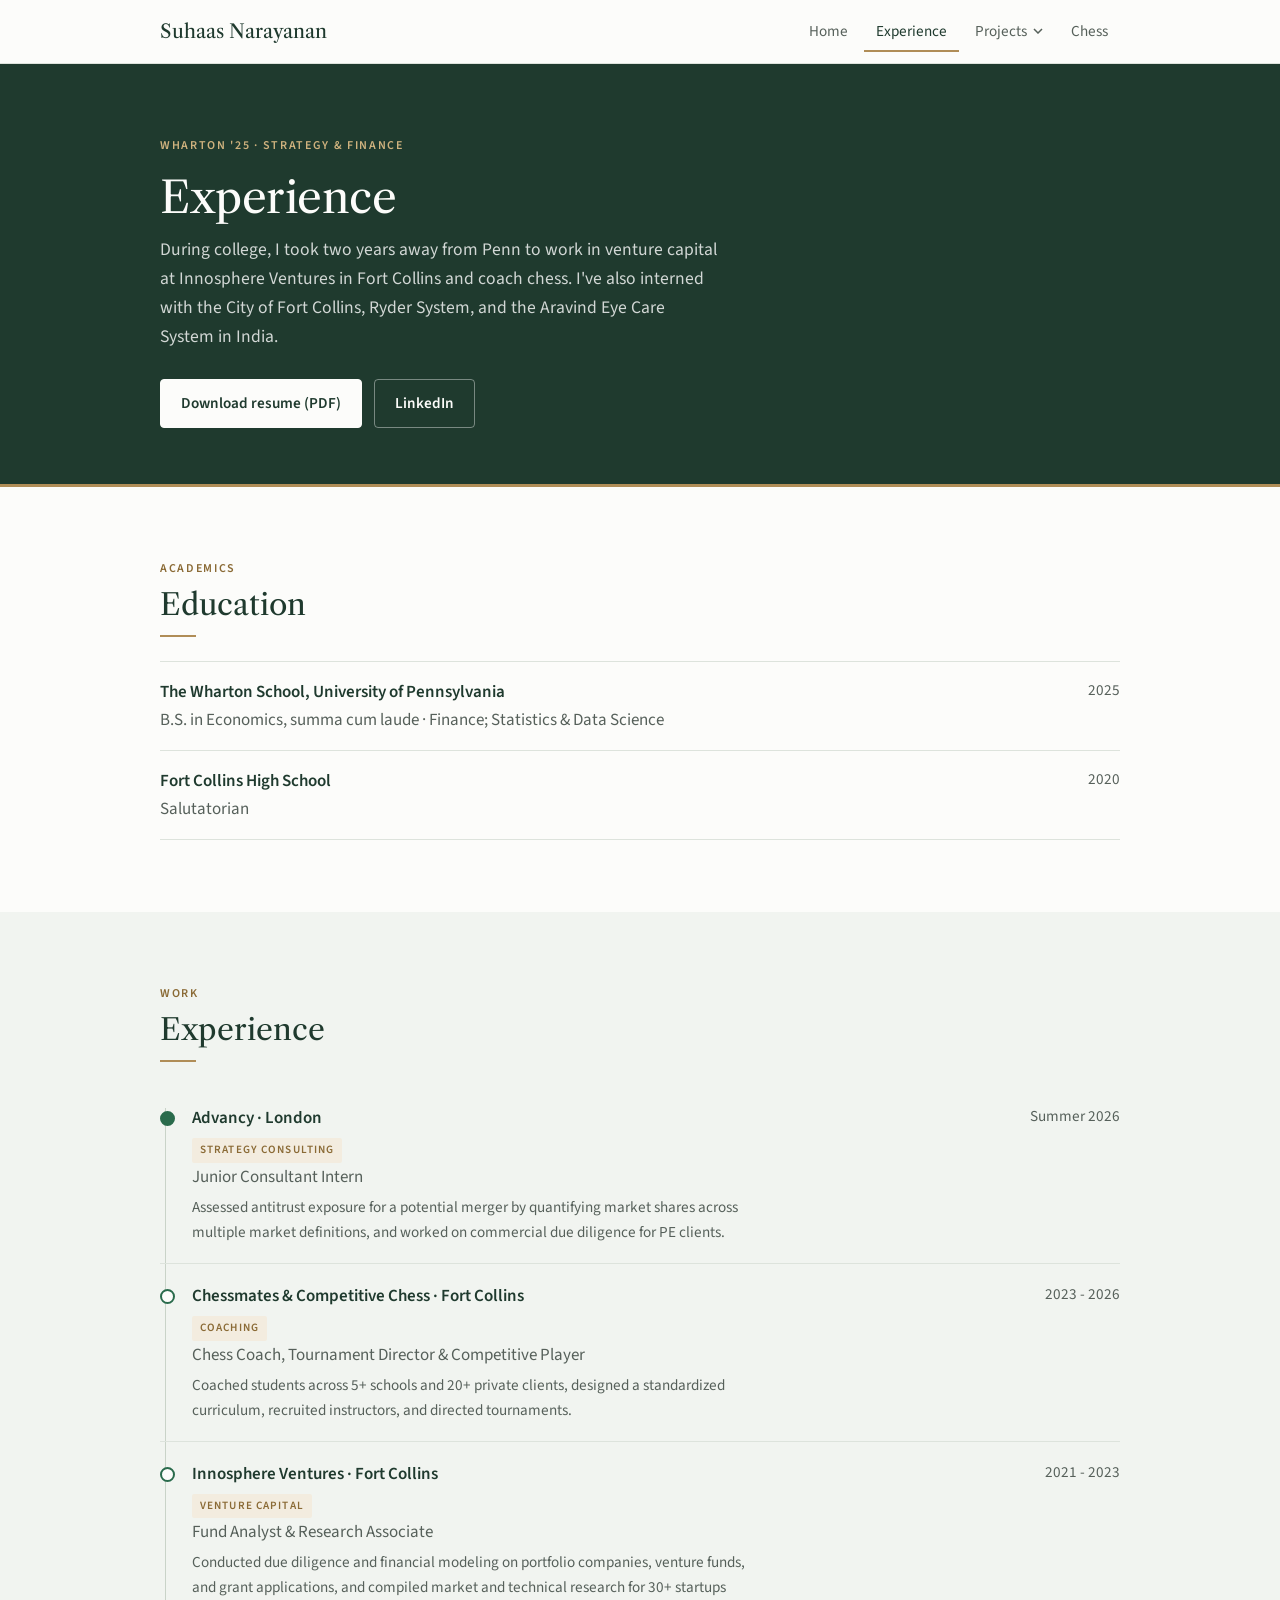
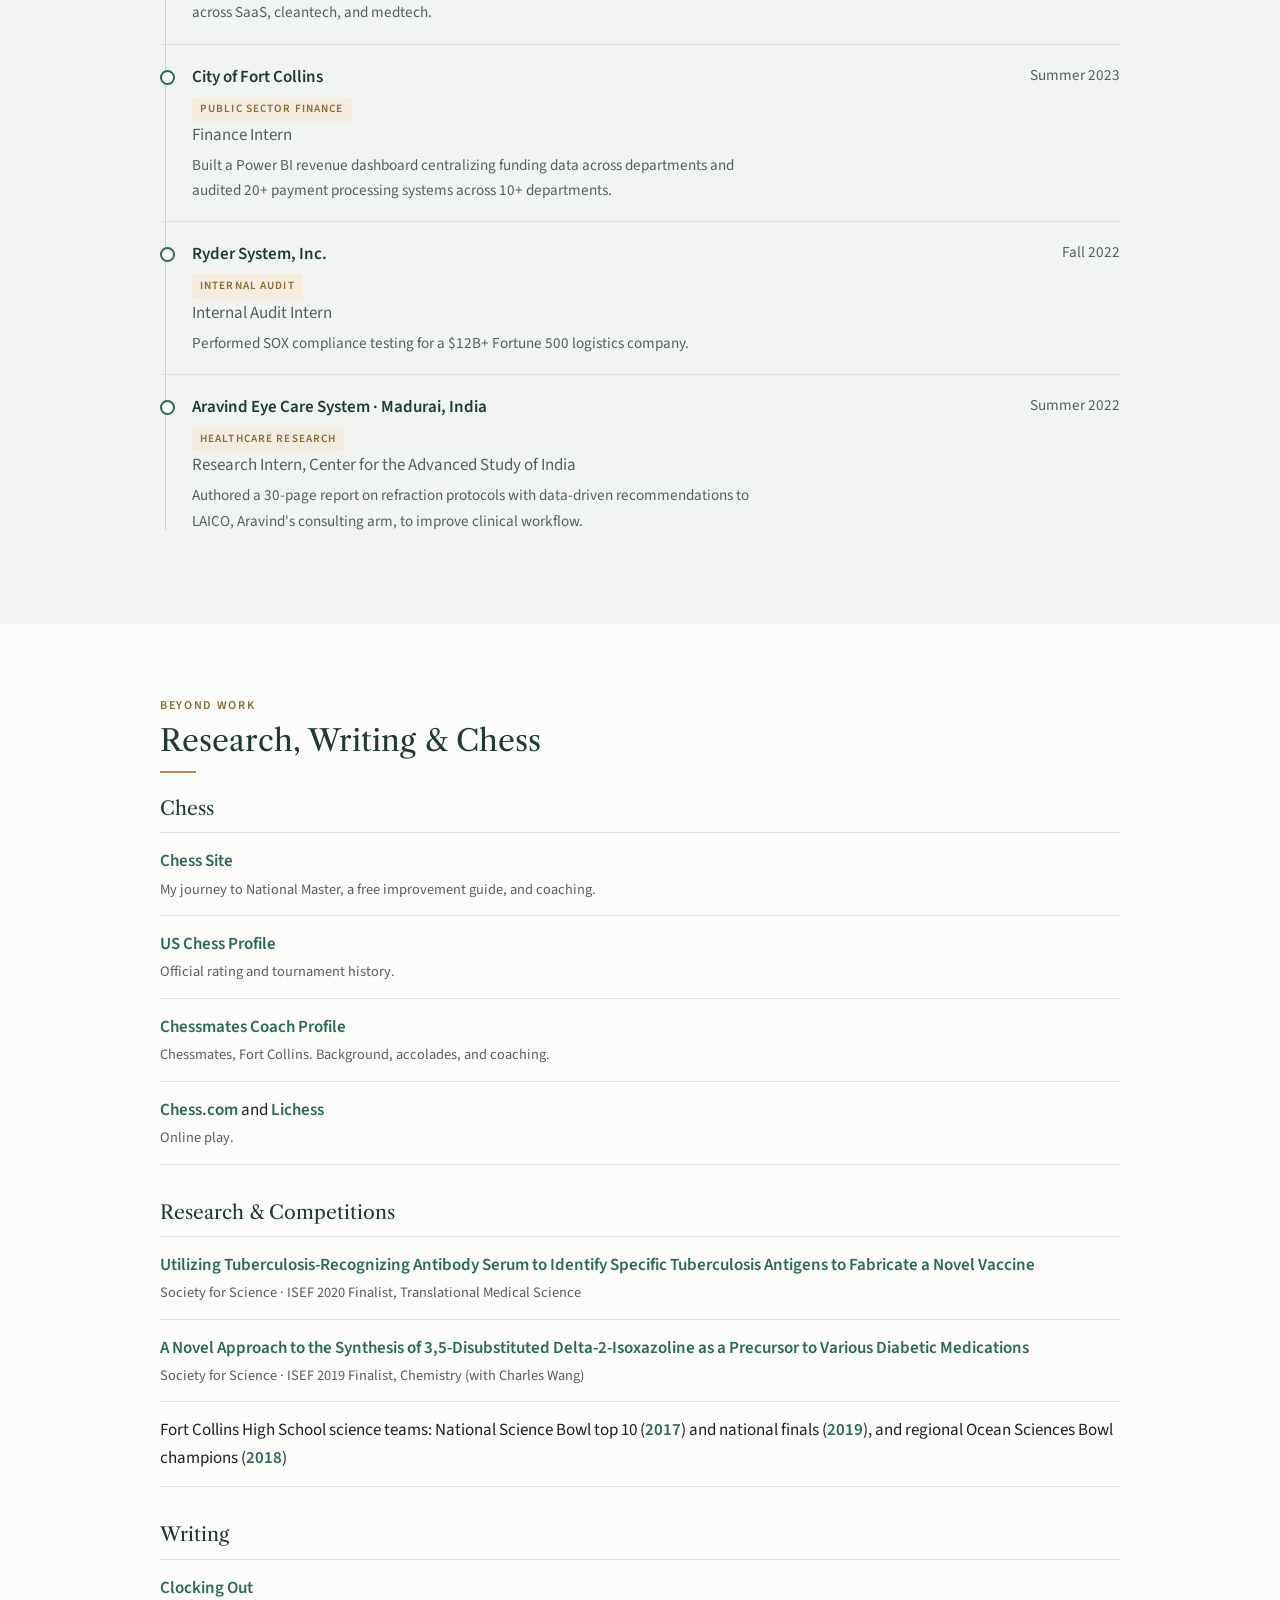
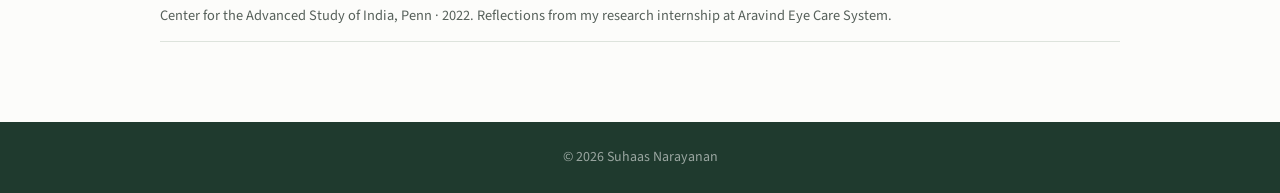
<file: experience/index.html>
<!DOCTYPE html>
<html lang="en">
<head>
<meta charset="UTF-8">
<meta name="viewport" content="width=device-width, initial-scale=1.0">
<title>Experience · Suhaas Narayanan</title>
<meta name="description" content="Education and experience of Suhaas Narayanan: strategy consulting at Advancy, venture capital at Innosphere Ventures, chess coaching, and more.">
<meta property="og:title" content="Experience · Suhaas Narayanan">
<meta property="og:description" content="Education and experience of Suhaas Narayanan: strategy consulting at Advancy, venture capital at Innosphere Ventures, chess coaching, and more.">
<meta property="og:type" content="website">
<meta property="og:site_name" content="Suhaas Narayanan">
<meta property="og:image" content="https://suhaasnarayanan.com/og-home.png?v=4">
<meta property="og:image:width" content="1200">
<meta property="og:image:height" content="630">
<meta name="twitter:card" content="summary_large_image">
<meta name="twitter:image" content="https://suhaasnarayanan.com/og-home.png?v=4">
<meta property="og:url" content="https://suhaasnarayanan.com/experience/">
<link rel="canonical" href="https://suhaasnarayanan.com/experience/">
<link rel="icon" href="/favicon.ico" sizes="48x48">
<link rel="icon" href="/favicon-192.png" type="image/png" sizes="192x192">
<link rel="apple-touch-icon" href="/apple-touch-icon.png">
<link rel="preconnect" href="https://fonts.googleapis.com">
<link rel="preconnect" href="https://fonts.gstatic.com" crossorigin>
<link rel="stylesheet" href="https://fonts.googleapis.com/css2?family=Libre+Caslon+Text:ital,wght@0,400;1,400&family=Source+Sans+3:wght@400;600&display=swap">
<link rel="stylesheet" href="/assets/site.css?v=5">
</head>
<body>
<nav class="topnav" aria-label="Main"><a class="brand" href="/">Suhaas Narayanan</a><div class="navlinks"><a href="/">Home</a><a href="/experience/" aria-current="page">Experience</a><div class="navdrop"><a href="/projects/">Projects</a><button type="button" class="navdrop-btn" aria-expanded="false" aria-controls="navdrop-menu" aria-label="Show project pages"><svg viewBox="0 0 10 6" width="10" height="6" aria-hidden="true"><path d="M1 1l4 4 4-4" fill="none" stroke="currentColor" stroke-width="1.5"/></svg></button><div class="navdrop-menu" id="navdrop-menu"><span class="navdrop-h">Full write-ups</span><a href="/projects/premier-league/">Goals Scored in the Premier League</a><a href="/projects/maze/">Maze Therapeutics: Series E Investment</a><a href="/projects/katrina/">Hurricane Katrina's Impact on Employment</a><a href="/projects/chess-ratings/">My Chess Rating, 2009-2026</a><a class="navdrop-all" href="/projects/">All projects →</a></div></div><a href="/chess/">Chess</a></div></nav>

<header class="page-hero">
  <div class="label">Wharton '25 · Strategy &amp; Finance</div>
  <h1>Experience</h1>
  <p class="lede">During college, I took two years away from Penn to work in venture capital at Innosphere Ventures in Fort Collins and coach chess. I've also interned with the City of Fort Collins, Ryder System, and the Aravind Eye Care System in India.</p>
  <div class="actions">
    <a class="btn btn-primary" href="/Suhaas_Narayanan_Resume.pdf" target="_blank" rel="noopener">Download resume (PDF)</a>
    <a class="btn btn-ghost" href="https://www.linkedin.com/in/suhaasn/" target="_blank" rel="noopener">LinkedIn</a>
  </div>
</header>

<main>
  <section id="education">
    <div class="section-label">Academics</div>
    <h2>Education</h2>
    <ul class="rows">
      <li><div><div class="org">The Wharton School, University of Pennsylvania</div><div class="role">B.S. in Economics, summa cum laude · Finance; Statistics &amp; Data Science</div></div><div class="when">2025</div></li>
      <li><div><div class="org">Fort Collins High School</div><div class="role">Salutatorian</div></div><div class="when">2020</div></li>
    </ul>
  </section>

  <section id="work" class="band">
    <div class="section-label">Work</div>
    <h2>Experience</h2>
    <ul class="rows timeline">
      <li><div><div class="org">Advancy · London</div><span class="tag">Strategy consulting</span><div class="role">Junior Consultant Intern</div></div><div class="when">Summer 2026</div><p class="role-desc">Assessed antitrust exposure for a potential merger by quantifying market shares across multiple market definitions, and worked on commercial due diligence for PE clients.</p></li>
      <li><div><div class="org">Chessmates &amp; Competitive Chess · Fort Collins</div><span class="tag">Coaching</span><div class="role">Chess Coach, Tournament Director &amp; Competitive Player</div></div><div class="when">2023 - 2026</div><p class="role-desc">Coached students across 5+ schools and 20+ private clients, designed a standardized curriculum, recruited instructors, and directed tournaments.</p></li>
      <li><div><div class="org">Innosphere Ventures · Fort Collins</div><span class="tag">Venture capital</span><div class="role">Fund Analyst &amp; Research Associate</div></div><div class="when">2021 - 2023</div><p class="role-desc">Conducted due diligence and financial modeling on portfolio companies, venture funds, and grant applications, and compiled market and technical research for 30+ startups across SaaS, cleantech, and medtech.</p></li>
      <li><div><div class="org">City of Fort Collins</div><span class="tag">Public sector finance</span><div class="role">Finance Intern</div></div><div class="when">Summer 2023</div><p class="role-desc">Built a Power BI revenue dashboard centralizing funding data across departments and audited 20+ payment processing systems across 10+ departments.</p></li>
      <li><div><div class="org">Ryder System, Inc.</div><span class="tag">Internal audit</span><div class="role">Internal Audit Intern</div></div><div class="when">Fall 2022</div><p class="role-desc">Performed SOX compliance testing for a $12B+ Fortune 500 logistics company.</p></li>
      <li><div><div class="org">Aravind Eye Care System · Madurai, India</div><span class="tag">Healthcare research</span><div class="role">Research Intern, Center for the Advanced Study of India</div></div><div class="when">Summer 2022</div><p class="role-desc">Authored a 30-page report on refraction protocols with data-driven recommendations to LAICO, Aravind&#39;s consulting arm, to improve clinical workflow.</p></li>
    </ul>
  </section>

  <section id="elsewhere">
    <div class="section-label">Beyond Work</div>
    <h2>Research, Writing &amp; Chess</h2>

    <h3>Chess</h3>
    <ul class="links">
      <li><a href="/chess/">Chess Site</a><span class="meta">My journey to National Master, a free improvement guide, and coaching.</span></li>
      <li><a href="https://ratings.uschess.org/player/14290675" target="_blank" rel="noopener">US Chess Profile</a><span class="meta">Official rating and tournament history.</span></li>
      <li><a href="https://chessmatesfc.com/coach/suhaas-narayanan/" target="_blank" rel="noopener">Chessmates Coach Profile</a><span class="meta">Chessmates, Fort Collins. Background, accolades, and coaching.</span></li>
      <li><a href="https://www.chess.com/member/coachsuhaas" target="_blank" rel="noopener">Chess.com</a> and <a href="https://lichess.org/@/suhaasn" target="_blank" rel="noopener">Lichess</a><span class="meta">Online play.</span></li>
    </ul>

    <h3>Research &amp; Competitions</h3>
    <ul class="links">
      <li><a href="https://abstracts.societyforscience.org/Home/FullAbstract?ProjectId=19375" target="_blank" rel="noopener">Utilizing Tuberculosis-Recognizing Antibody Serum to Identify Specific Tuberculosis Antigens to Fabricate a Novel Vaccine</a><span class="meta">Society for Science · ISEF 2020 Finalist, Translational Medical Science</span></li>
      <li><a href="https://abstracts.societyforscience.org/Home/FullAbstract?ProjectId=18876" target="_blank" rel="noopener">A Novel Approach to the Synthesis of 3,5-Disubstituted Delta-2-Isoxazoline as a Precursor to Various Diabetic Medications</a><span class="meta">Society for Science · ISEF 2019 Finalist, Chemistry (with Charles Wang)</span></li>
      <li><span class="hs">Fort Collins High School science teams: National Science Bowl top 10 (<a href="https://www.coloradoan.com/story/news/2017/05/05/fort-collins-school-top-10-national-science-bowl/311530001/" target="_blank" rel="noopener">2017</a>) and national finals (<a href="https://www.flickr.com/photos/nationalsciencebowl/33822831868" target="_blank" rel="noopener">2019</a>), and regional Ocean Sciences Bowl champions (<a href="https://cires.colorado.edu/news/national-ocean-science-competition-makes-splash-colorado" target="_blank" rel="noopener">2018</a>)</span></li>
    </ul>

    <h3>Writing</h3>
    <ul class="links">
      <li><a href="https://casistudentprograms.wordpress.com/2022/09/11/clocking-out/" target="_blank" rel="noopener">Clocking Out</a><span class="meta">Center for the Advanced Study of India, Penn · 2022. Reflections from my research internship at Aravind Eye Care System.</span></li>
    </ul>
  </section>
</main>

<script src="/assets/nav.js?v=1" defer></script>
<footer>© 2026 Suhaas Narayanan</footer>
<!-- Cloudflare Web Analytics --><script type='module' src='https://static.cloudflareinsights.com/beacon.min.js' data-cf-beacon='{"token": "ac4439d40705499ab789aa120376ae2f"}'></script><!-- End Cloudflare Web Analytics -->
</body>
</html>
</file>
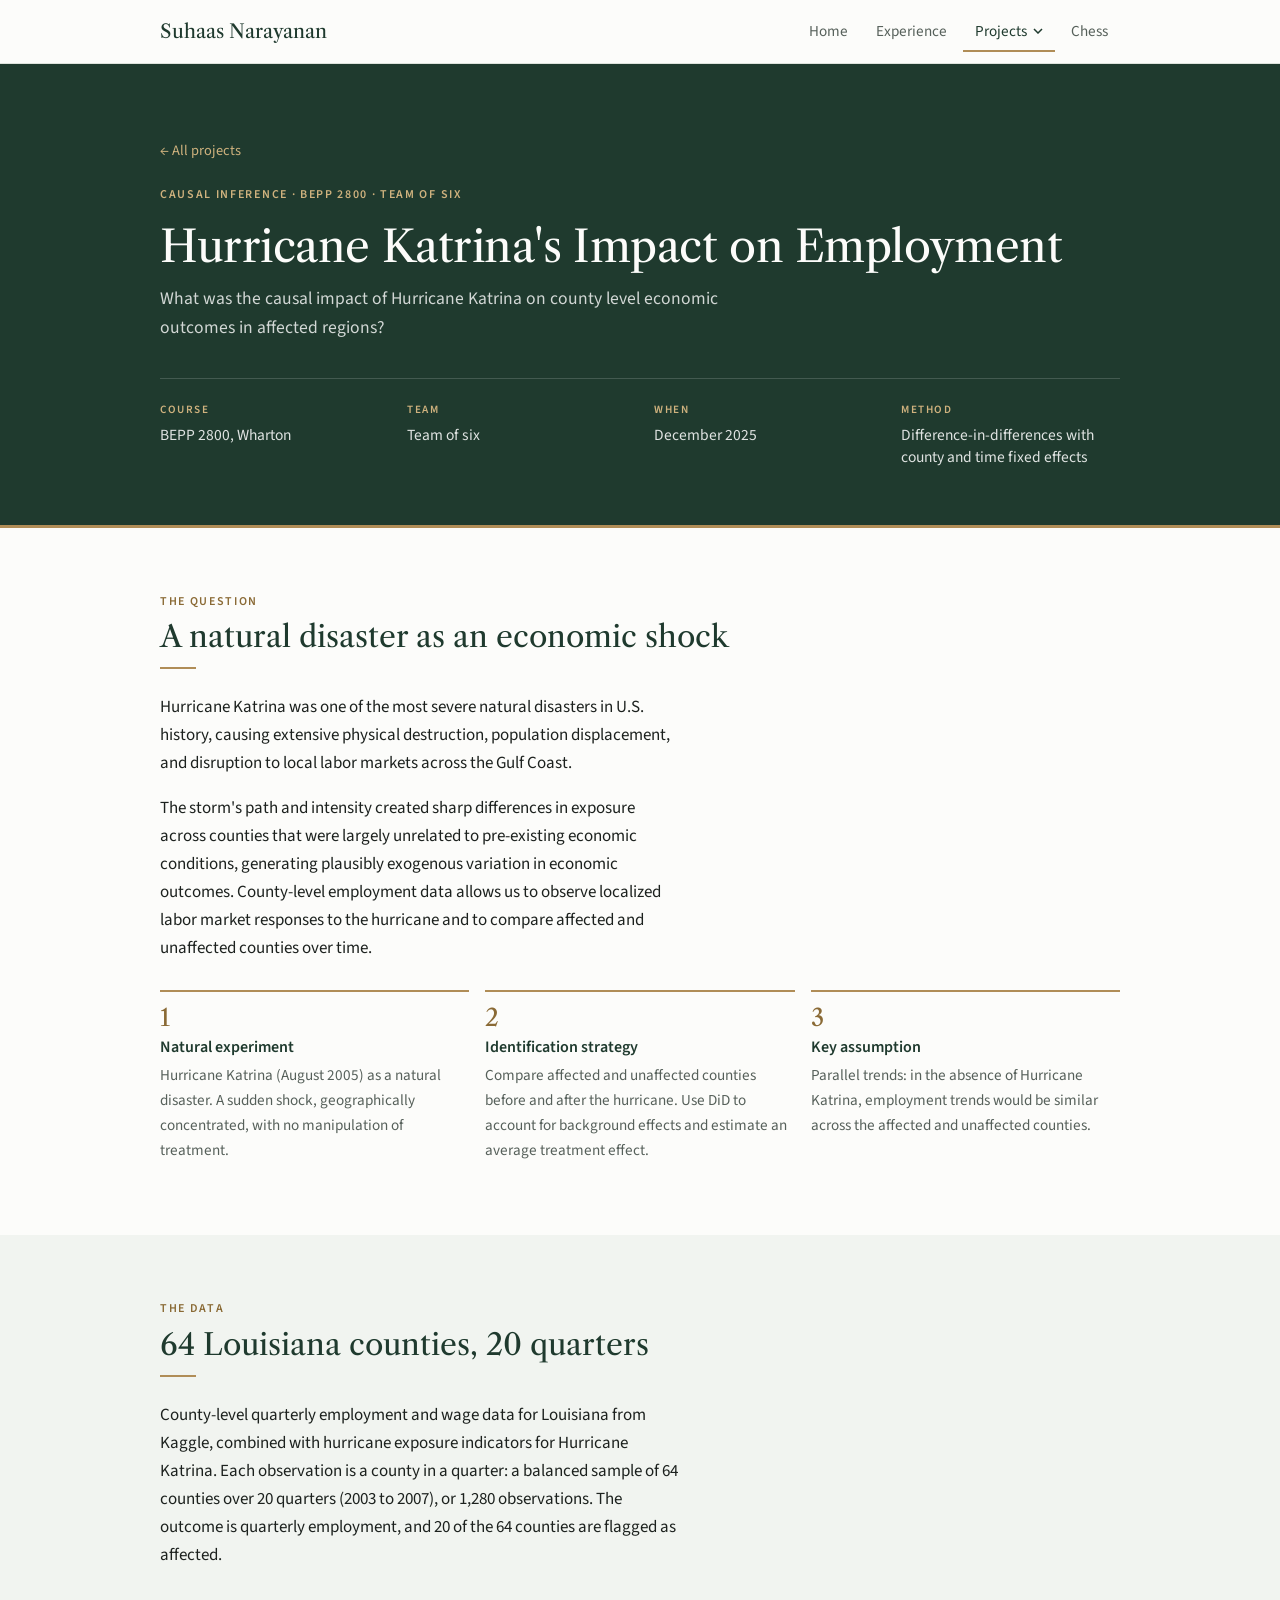
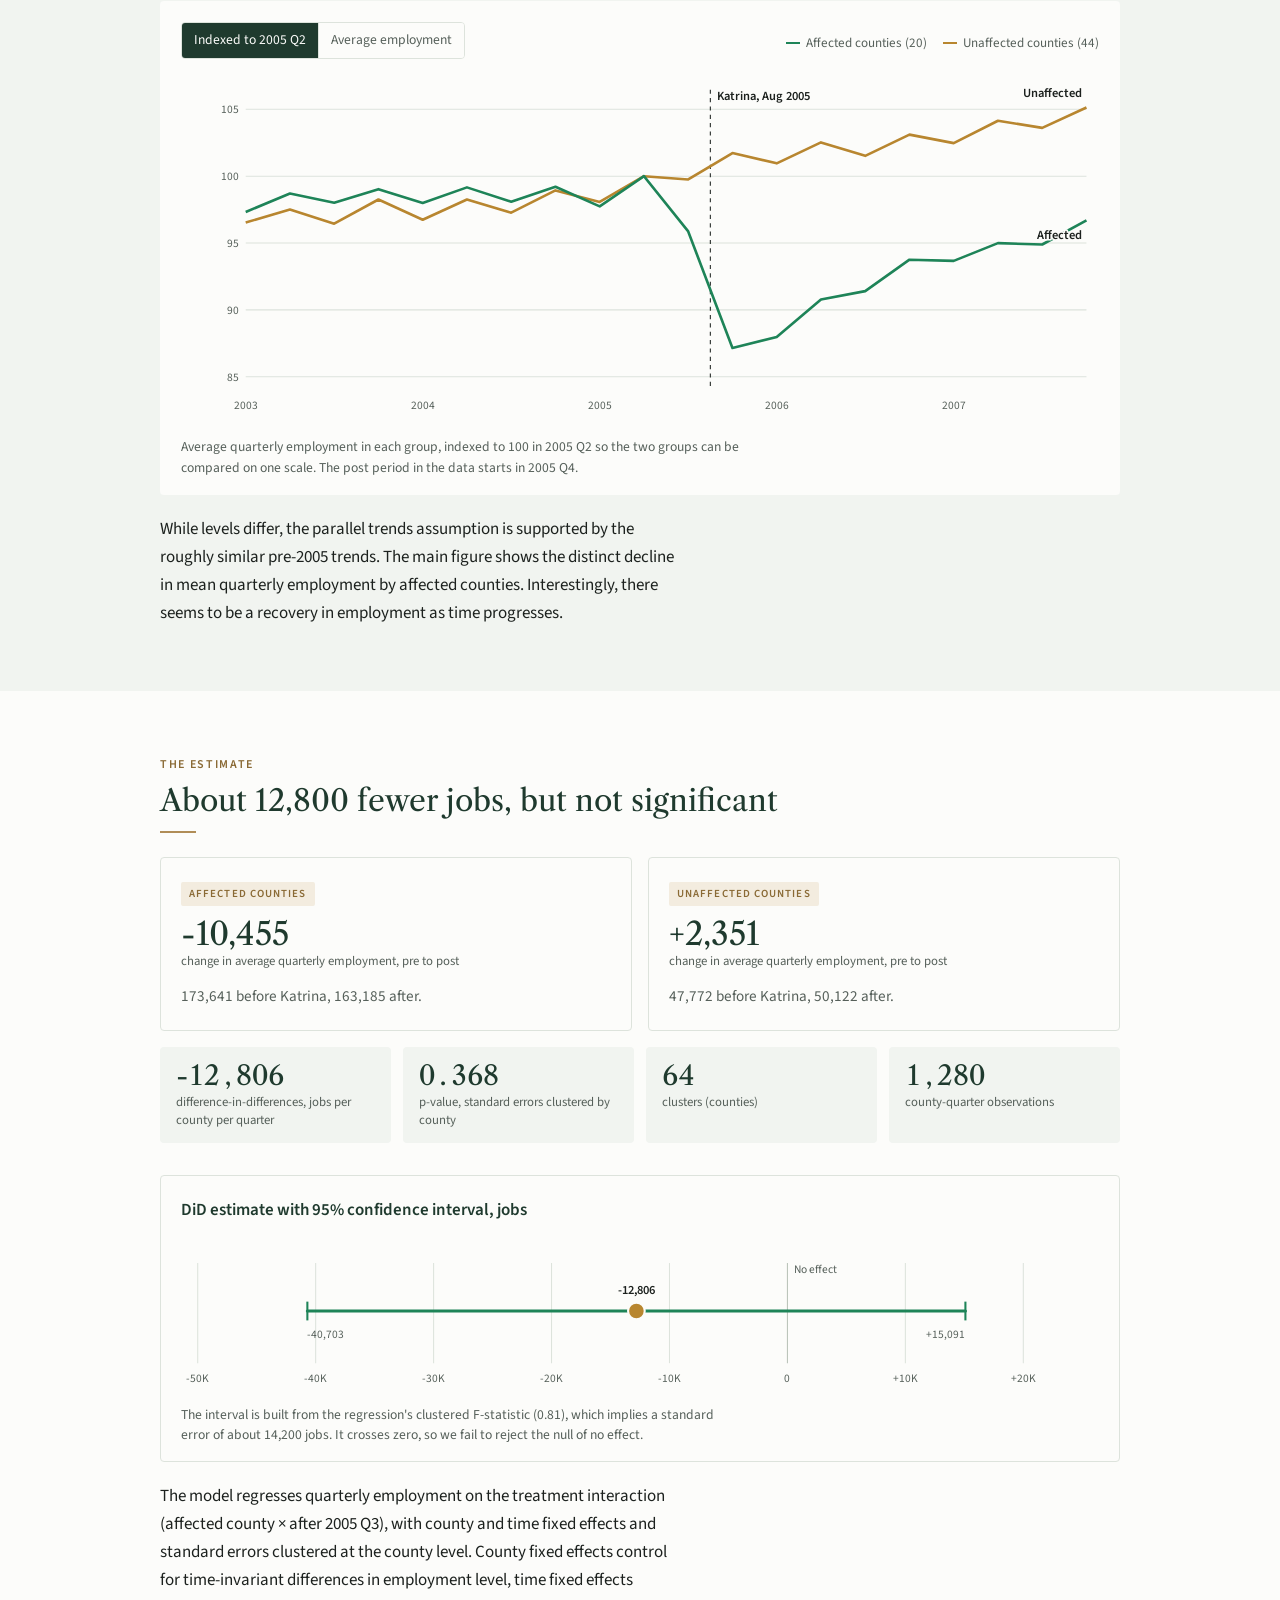
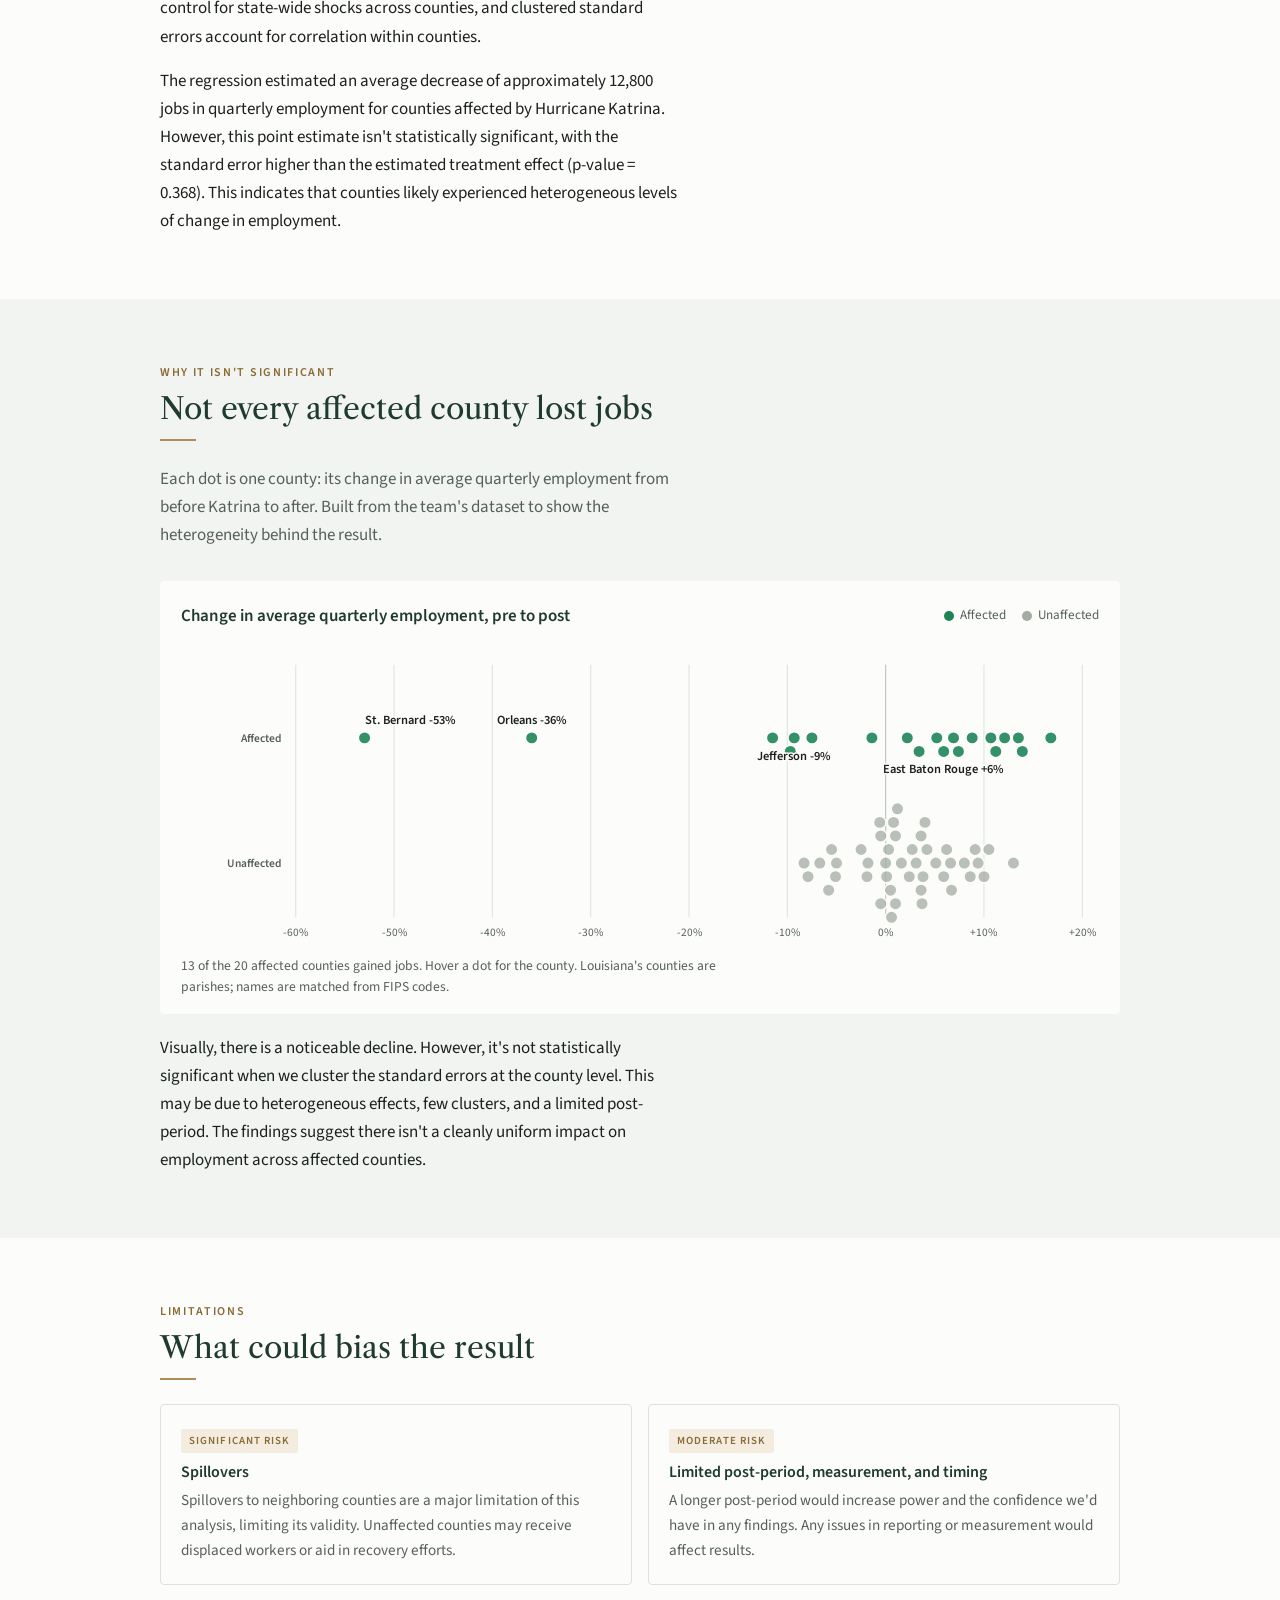
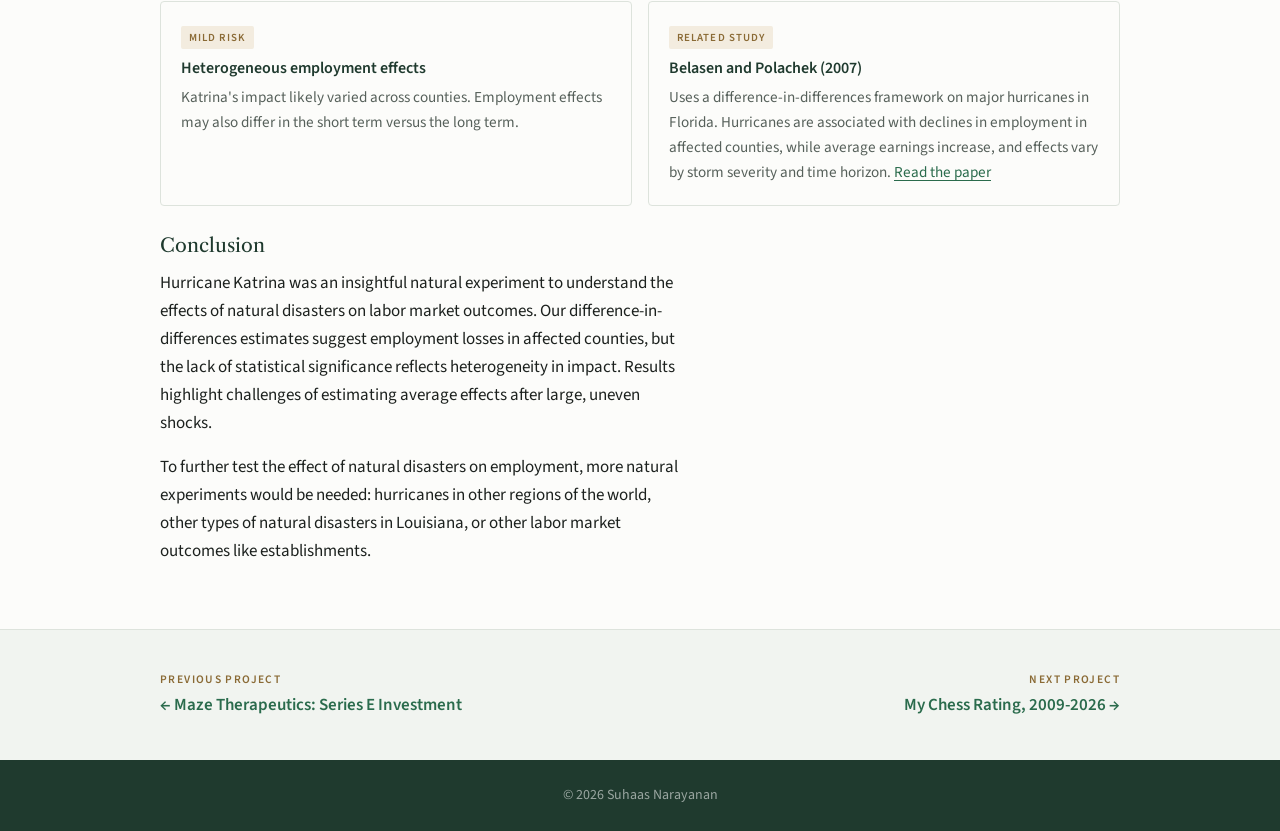
<file: projects/katrina/index.html>
<!DOCTYPE html>
<html lang="en">
<head>
<meta charset="UTF-8">
<meta name="viewport" content="width=device-width, initial-scale=1.0">
<title>Hurricane Katrina's Impact on Employment · Suhaas Narayanan</title>
<meta name="description" content="A difference-in-differences study of Hurricane Katrina's effect on employment in 64 Louisiana counties. BEPP 2800, team of six.">
<meta property="og:title" content="Hurricane Katrina's Impact on Employment · Suhaas Narayanan">
<meta property="og:description" content="A difference-in-differences study of Hurricane Katrina's effect on employment in 64 Louisiana counties. BEPP 2800, team of six.">
<meta property="og:type" content="article">
<meta property="og:site_name" content="Suhaas Narayanan">
<meta property="og:image" content="https://suhaasnarayanan.com/og-home.png?v=4">
<meta property="og:image:width" content="1200">
<meta property="og:image:height" content="630">
<meta name="twitter:card" content="summary_large_image">
<meta name="twitter:image" content="https://suhaasnarayanan.com/og-home.png?v=4">
<meta property="og:url" content="https://suhaasnarayanan.com/projects/katrina/">
<link rel="canonical" href="https://suhaasnarayanan.com/projects/katrina/">
<link rel="icon" href="/favicon.ico" sizes="48x48">
<link rel="icon" href="/favicon-192.png" type="image/png" sizes="192x192">
<link rel="apple-touch-icon" href="/apple-touch-icon.png">
<link rel="preconnect" href="https://fonts.googleapis.com">
<link rel="preconnect" href="https://fonts.gstatic.com" crossorigin>
<link rel="stylesheet" href="https://fonts.googleapis.com/css2?family=Libre+Caslon+Text:ital,wght@0,400;1,400&family=Source+Sans+3:wght@400;600&display=swap">
<link rel="stylesheet" href="/assets/site.css?v=5">
</head>
<body>
<nav class="topnav" aria-label="Main"><a class="brand" href="/">Suhaas Narayanan</a><div class="navlinks"><a href="/">Home</a><a href="/experience/">Experience</a><div class="navdrop is-current"><a href="/projects/" aria-current="page">Projects</a><button type="button" class="navdrop-btn" aria-expanded="false" aria-controls="navdrop-menu" aria-label="Show project pages"><svg viewBox="0 0 10 6" width="10" height="6" aria-hidden="true"><path d="M1 1l4 4 4-4" fill="none" stroke="currentColor" stroke-width="1.5"/></svg></button><div class="navdrop-menu" id="navdrop-menu"><span class="navdrop-h">Full write-ups</span><a href="/projects/katrina/">Goals Scored in the Premier League</a><a href="/projects/maze/">Maze Therapeutics: Series E Investment</a><a href="/projects/katrina/">Hurricane Katrina's Impact on Employment</a><a href="/projects/chess-ratings/">My Chess Rating, 2009-2026</a><a class="navdrop-all" href="/projects/">All projects →</a></div></div><a href="/chess/">Chess</a></div></nav>
<header class="page-hero">
  <a class="crumb" href="/projects/#katrina">← All projects</a>
  <div class="label">Causal inference · BEPP 2800 · Team of six</div>
  <h1>Hurricane Katrina's Impact on Employment</h1>
  <p class="lede">What was the causal impact of Hurricane Katrina on county level economic outcomes in affected regions?</p>
  <dl class="facts">
    <div><dt>Course</dt><dd>BEPP 2800, Wharton</dd></div>
    <div><dt>Team</dt><dd>Team of six</dd></div>
    <div><dt>When</dt><dd>December 2025</dd></div>
    <div><dt>Method</dt><dd>Difference-in-differences with county and time fixed effects</dd></div>
  </dl>
</header>

<main>
  <section class="dsec" id="question">
    <div class="section-label">The question</div>
    <h2>A natural disaster as an economic shock</h2>
    <div class="prose">
      <p>Hurricane Katrina was one of the most severe natural disasters in U.S. history, causing extensive physical destruction, population displacement, and disruption to local labor markets across the Gulf Coast.</p>
      <p>The storm's path and intensity created sharp differences in exposure across counties that were largely unrelated to pre-existing economic conditions, generating plausibly exogenous variation in economic outcomes. County-level employment data allows us to observe localized labor market responses to the hurricane and to compare affected and unaffected counties over time.</p>
    </div>
    <div class="steps">
      <div><h3>Natural experiment</h3><p>Hurricane Katrina (August 2005) as a natural disaster. A sudden shock, geographically concentrated, with no manipulation of treatment.</p></div>
      <div><h3>Identification strategy</h3><p>Compare affected and unaffected counties before and after the hurricane. Use DiD to account for background effects and estimate an average treatment effect.</p></div>
      <div><h3>Key assumption</h3><p>Parallel trends: in the absence of Hurricane Katrina, employment trends would be similar across the affected and unaffected counties.</p></div>
    </div>
  </section>

  <section class="dsec band" id="data">
    <div class="section-label">The data</div>
    <h2>64 Louisiana counties, 20 quarters</h2>
    <div class="prose">
      <p>County-level quarterly employment and wage data for Louisiana from Kaggle, combined with hurricane exposure indicators for Hurricane Katrina. Each observation is a county in a quarter: a balanced sample of 64 counties over 20 quarters (2003 to 2007), or 1,280 observations. The outcome is quarterly employment, and 20 of the 64 counties are flagged as affected.</p>
    </div>
    <figure class="fig" id="kt-trend">
      <div class="fig-head">
        <div class="seg" role="group" aria-label="Scale">
          <button type="button" data-v="idx" aria-pressed="true">Indexed to 2005 Q2</button><button type="button" data-v="lvl" aria-pressed="false">Average employment</button>
        </div>
        <div class="key"><span><i class="ln" style="background:var(--c1)"></i>Affected counties (20)</span><span><i class="ln" style="background:var(--c2)"></i>Unaffected counties (44)</span></div>
      </div>
      <div class="plot"><svg viewBox="0 0 880 340" role="img" aria-label="Line chart of average quarterly employment for affected and unaffected Louisiana counties from 2003 to 2007. The two groups move together until Katrina, then affected counties drop sharply in late 2005 and recover gradually through 2007."></svg><div class="tip"></div></div>
      <figcaption class="fig-note" id="kt-trend-note"></figcaption>
    </figure>
    <div class="prose" style="margin-top:20px">
      <p>While levels differ, the parallel trends assumption is supported by the roughly similar pre-2005 trends. The main figure shows the distinct decline in mean quarterly employment by affected counties. Interestingly, there seems to be a recovery in employment as time progresses.</p>
    </div>
  </section>

  <section class="dsec" id="estimate">
    <div class="section-label">The estimate</div>
    <h2>About 12,800 fewer jobs, but not significant</h2>
    <div class="cards2">
      <div class="cardx"><span class="badge">Affected counties</span><div class="deal-n" id="kt-a">-10,455</div><div class="deal-l">change in average quarterly employment, pre to post</div><p>173,641 before Katrina, 163,185 after.</p></div>
      <div class="cardx"><span class="badge">Unaffected counties</span><div class="deal-n" id="kt-u">+2,351</div><div class="deal-l">change in average quarterly employment, pre to post</div><p>47,772 before Katrina, 50,122 after.</p></div>
    </div>
    <div class="stats" style="margin-top:16px">
      <div class="stat"><div class="n">-12,806</div><div class="l">difference-in-differences, jobs per county per quarter</div></div>
      <div class="stat"><div class="n">0.368</div><div class="l">p-value, standard errors clustered by county</div></div>
      <div class="stat"><div class="n">64</div><div class="l">clusters (counties)</div></div>
      <div class="stat"><div class="n">1,280</div><div class="l">county-quarter observations</div></div>
    </div>
    <figure class="fig" id="kt-ci">
      <div class="fig-head"><span class="fig-title">DiD estimate with 95% confidence interval, jobs</span></div>
      <div class="plot"><svg viewBox="0 0 880 150" role="img" aria-label="The DiD estimate of about minus 12,800 jobs, with a 95 percent confidence interval from about minus 40,700 to plus 15,100 that crosses zero."></svg><div class="tip"></div></div>
      <figcaption class="fig-note">The interval is built from the regression's clustered F-statistic (0.81), which implies a standard error of about 14,200 jobs. It crosses zero, so we fail to reject the null of no effect.</figcaption>
    </figure>
    <div class="prose" style="margin-top:20px">
      <p>The model regresses quarterly employment on the treatment interaction (affected county × after 2005 Q3), with county and time fixed effects and standard errors clustered at the county level. County fixed effects control for time-invariant differences in employment level, time fixed effects control for state-wide shocks across counties, and clustered standard errors account for correlation within counties.</p>
      <p>The regression estimated an average decrease of approximately 12,800 jobs in quarterly employment for counties affected by Hurricane Katrina. However, this point estimate isn't statistically significant, with the standard error higher than the estimated treatment effect (p-value = 0.368). This indicates that counties likely experienced heterogeneous levels of change in employment.</p>
    </div>
  </section>

  <section class="dsec band" id="heterogeneity">
    <div class="section-label">Why it isn't significant</div>
    <h2>Not every affected county lost jobs</h2>
    <div class="prose">
      <p class="sub">Each dot is one county: its change in average quarterly employment from before Katrina to after. Built from the team's dataset to show the heterogeneity behind the result.</p>
    </div>
    <figure class="fig" id="kt-het">
      <div class="fig-head"><span class="fig-title">Change in average quarterly employment, pre to post</span><div class="key"><span><i class="dot" style="background:var(--c1)"></i>Affected</span><span><i class="dot" style="background:#a3aba3"></i>Unaffected</span></div></div>
      <div class="plot"><svg viewBox="0 0 880 300" role="img" aria-label="Dot plot of each county's percent change in employment. Most unaffected counties changed between minus 8 and plus 13 percent. Affected counties range from minus 53 percent in St. Bernard and minus 36 percent in Orleans to plus 17 percent, with 13 of 20 gaining jobs."></svg><div class="tip"></div></div>
      <figcaption class="fig-note" id="kt-het-note">Hover a dot for the county. Louisiana's counties are parishes; names are matched from FIPS codes.</figcaption>
    </figure>
    <div class="prose" style="margin-top:20px">
      <p>Visually, there is a noticeable decline. However, it's not statistically significant when we cluster the standard errors at the county level. This may be due to heterogeneous effects, few clusters, and a limited post-period. The findings suggest there isn't a cleanly uniform impact on employment across affected counties.</p>
    </div>
  </section>

  <section class="dsec" id="limits">
    <div class="section-label">Limitations</div>
    <h2>What could bias the result</h2>
    <div class="cards2">
      <div class="cardx"><span class="badge">Significant risk</span><h3>Spillovers</h3><p>Spillovers to neighboring counties are a major limitation of this analysis, limiting its validity. Unaffected counties may receive displaced workers or aid in recovery efforts.</p></div>
      <div class="cardx"><span class="badge">Moderate risk</span><h3>Limited post-period, measurement, and timing</h3><p>A longer post-period would increase power and the confidence we'd have in any findings. Any issues in reporting or measurement would affect results.</p></div>
      <div class="cardx"><span class="badge">Mild risk</span><h3>Heterogeneous employment effects</h3><p>Katrina's impact likely varied across counties. Employment effects may also differ in the short term versus the long term.</p></div>
      <div class="cardx"><span class="badge">Related study</span><h3>Belasen and Polachek (2007)</h3><p>Uses a difference-in-differences framework on major hurricanes in Florida. Hurricanes are associated with declines in employment in affected counties, while average earnings increase, and effects vary by storm severity and time horizon. <a href="https://docs.iza.org/dp2976.pdf" target="_blank" rel="noopener">Read the paper</a></p></div>
    </div>
    <div class="prose" style="margin-top:28px">
      <h3 class="sub-h">Conclusion</h3>
      <p>Hurricane Katrina was an insightful natural experiment to understand the effects of natural disasters on labor market outcomes. Our difference-in-differences estimates suggest employment losses in affected counties, but the lack of statistical significance reflects heterogeneity in impact. Results highlight challenges of estimating average effects after large, uneven shocks.</p>
      <p>To further test the effect of natural disasters on employment, more natural experiments would be needed: hurricanes in other regions of the world, other types of natural disasters in Louisiana, or other labor market outcomes like establishments.</p>
    </div>
  </section>
</main>

<nav class="next" aria-label="More projects"><a href="/projects/maze/"><small>Previous project</small>← Maze Therapeutics: Series E Investment</a><a class="r" href="/projects/chess-ratings/"><small>Next project</small>My Chess Rating, 2009-2026 →</a></nav>
<footer>© 2026 Suhaas Narayanan</footer>
<script type="application/json" id="kt-data">{"series":{"q":["2003 Q1","2003 Q2","2003 Q3","2003 Q4","2004 Q1","2004 Q2","2004 Q3","2004 Q4","2005 Q1","2005 Q2","2005 Q3","2005 Q4","2006 Q1","2006 Q2","2006 Q3","2006 Q4","2007 Q1","2007 Q2","2007 Q3","2007 Q4"],"a":[171944,174376,173151,174956,173140,175192,173299,175275,172674,176671,169371,153978,155411,160387,161487,165638,165475,167825,167642,170825],"u":[47066,47542,47025,47907,47166,47907,47425,48238,47819,48757,48638,49601,49225,49989,49498,50272,49962,50777,50517,51260]},"counties":[{"f":22001,"a":1,"n":"Acadia","pre":42037,"post":46743,"pct":11.2},{"f":22003,"a":0,"n":null,"pre":25753,"post":25611,"pct":-0.6},{"f":22005,"a":0,"n":null,"pre":89672,"post":101345,"pct":13.0},{"f":22007,"a":1,"n":"Assumption","pre":15845,"post":14303,"pct":-9.7},{"f":22009,"a":0,"n":null,"pre":32347,"post":32862,"pct":1.6},{"f":22011,"a":0,"n":null,"pre":25393,"post":25421,"pct":0.1},{"f":22013,"a":0,"n":null,"pre":12224,"post":13335,"pct":9.1},{"f":22015,"a":0,"n":null,"pre":111881,"post":123642,"pct":10.5},{"f":22017,"a":0,"n":null,"pre":359201,"post":373736,"pct":4.0},{"f":22019,"a":1,"n":"Calcasieu","pre":247384,"post":255743,"pct":3.4},{"f":22021,"a":0,"n":null,"pre":7319,"post":7753,"pct":5.9},{"f":22023,"a":1,"n":"Cameron","pre":8947,"post":7919,"pct":-11.5},{"f":22025,"a":0,"n":null,"pre":7165,"post":7222,"pct":0.8},{"f":22027,"a":0,"n":null,"pre":13082,"post":12754,"pct":-2.5},{"f":22029,"a":0,"n":null,"pre":15812,"post":16482,"pct":4.2},{"f":22031,"a":0,"n":null,"pre":18475,"post":18121,"pct":-1.9},{"f":22033,"a":1,"n":"East Baton Rouge","pre":737320,"post":781077,"pct":5.9},{"f":22035,"a":0,"n":null,"pre":6255,"post":6328,"pct":1.2},{"f":22037,"a":0,"n":null,"pre":15862,"post":16022,"pct":1.0},{"f":22039,"a":0,"n":null,"pre":23086,"post":23642,"pct":2.4},{"f":22041,"a":0,"n":null,"pre":16296,"post":16392,"pct":0.6},{"f":22043,"a":0,"n":null,"pre":9330,"post":9380,"pct":0.5},{"f":22045,"a":1,"n":"Iberia","pre":92538,"post":102414,"pct":10.7},{"f":22047,"a":0,"n":null,"pre":41886,"post":41667,"pct":-0.5},{"f":22049,"a":0,"n":null,"pre":11120,"post":10549,"pct":-5.1},{"f":22051,"a":1,"n":"Jefferson","pre":634212,"post":575132,"pct":-9.3},{"f":22053,"a":0,"n":null,"pre":24134,"post":25722,"pct":6.6},{"f":22055,"a":0,"n":null,"pre":359052,"post":394787,"pct":10.0},{"f":22057,"a":1,"n":"Lafourche","pre":99572,"post":106941,"pct":7.4},{"f":22059,"a":0,"n":null,"pre":10944,"post":11815,"pct":8.0},{"f":22061,"a":0,"n":null,"pre":52285,"post":54188,"pct":3.6},{"f":22063,"a":1,"n":"Livingston","pre":54245,"post":63372,"pct":16.8},{"f":22065,"a":0,"n":null,"pre":10633,"post":10105,"pct":-5.0},{"f":22067,"a":0,"n":null,"pre":23379,"post":22029,"pct":-5.8},{"f":22069,"a":0,"n":null,"pre":41739,"post":43016,"pct":3.1},{"f":22071,"a":1,"n":"Orleans","pre":735747,"post":471157,"pct":-36.0},{"f":22073,"a":0,"n":null,"pre":212761,"post":213490,"pct":0.3},{"f":22075,"a":1,"n":"Plaquemines","pre":45813,"post":42388,"pct":-7.5},{"f":22077,"a":0,"n":null,"pre":16057,"post":16636,"pct":3.6},{"f":22079,"a":0,"n":null,"pre":170918,"post":181440,"pct":6.2},{"f":22081,"a":0,"n":null,"pre":7064,"post":6475,"pct":-8.3},{"f":22083,"a":0,"n":null,"pre":17586,"post":18059,"pct":2.7},{"f":22085,"a":0,"n":null,"pre":16702,"post":16702,"pct":-0.0},{"f":22087,"a":1,"n":"St. Bernard","pre":51274,"post":24123,"pct":-53.0},{"f":22089,"a":1,"n":"St. Charles","pre":66454,"post":69933,"pct":5.2},{"f":22091,"a":0,"n":null,"pre":4479,"post":4398,"pct":-1.8},{"f":22093,"a":0,"n":null,"pre":21415,"post":21301,"pct":-0.5},{"f":22095,"a":1,"n":"St. John the Baptist","pre":38022,"post":43303,"pct":13.9},{"f":22097,"a":0,"n":null,"pre":68200,"post":74047,"pct":8.6},{"f":22099,"a":0,"n":null,"pre":30698,"post":31011,"pct":1.0},{"f":22101,"a":1,"n":"St. Mary","pre":76545,"post":81845,"pct":6.9},{"f":22103,"a":1,"n":"St. Tammany","pre":196669,"post":214071,"pct":8.8},{"f":22105,"a":1,"n":"Tangipahoa","pre":109118,"post":123855,"pct":13.5},{"f":22107,"a":0,"n":null,"pre":4692,"post":4379,"pct":-6.7},{"f":22109,"a":1,"n":"Terrebonne","pre":148611,"post":166529,"pct":12.1},{"f":22111,"a":0,"n":null,"pre":17652,"post":16257,"pct":-7.9},{"f":22113,"a":1,"n":"Vermilion","pre":39833,"post":40697,"pct":2.2},{"f":22115,"a":0,"n":null,"pre":41431,"post":45307,"pct":9.4},{"f":22117,"a":1,"n":"Washington","pre":32630,"post":32160,"pct":-1.4},{"f":22119,"a":0,"n":null,"pre":37581,"post":40080,"pct":6.7},{"f":22121,"a":0,"n":null,"pre":29830,"post":31354,"pct":5.1},{"f":22123,"a":0,"n":null,"pre":8702,"post":9037,"pct":3.8},{"f":22125,"a":0,"n":null,"pre":16972,"post":16039,"pct":-5.5},{"f":22127,"a":0,"n":null,"pre":14898,"post":15448,"pct":3.7}]}</script>
<script src="/assets/charts.js?v=2"></script>
<script>
(function () {
  const D = JSON.parse(document.getElementById('kt-data').textContent);
  const { el, text, tip, point, clear, niceTicks, fmt, responsive } = SC;
  const C1 = '#1e8458', C2 = '#b8862f', GRAY = '#a3aba3';
  const size = (svg, W, H) => { svg.setAttribute('viewBox', `0 0 ${W} ${H}`); clear(svg); };

  /* 1. Employment over time, affected vs unaffected */
  (function () {
    const S = D.series, n = S.q.length, base = S.q.indexOf('2005 Q2');
    const fig = document.getElementById('kt-trend'), plot = fig.querySelector('.plot'), svg = plot.querySelector('svg'), T = tip(plot);
    const note = document.getElementById('kt-trend-note');
    let mode = 'idx', width = 880;
    function draw() {
      const W = width, narrow = W < 600, H = narrow ? 280 : 340, L = narrow ? 50 : 62, R = 12, TOP = 22, B = 36;
      size(svg, W, H);
      const val = (arr, i) => mode === 'idx' ? arr[i] / arr[base] * 100 : arr[i];
      let lo, hi, ticks, lab;
      if (mode === 'idx') { lo = 84; hi = 106; ticks = [85, 90, 95, 100, 105]; lab = v => v; }
      else { lo = 0; hi = 200000; ticks = [0, 50000, 100000, 150000, 200000]; lab = v => v ? (v / 1000) + 'K' : '0'; }
      const x = i => L + i / (n - 1) * (W - L - R), y = v => TOP + (hi - v) / (hi - lo) * (H - TOP - B);
      ticks.forEach(v => { el('line', { x1: L, x2: W - R, y1: y(v), y2: y(v), class: v === lo ? 'base' : 'gl' }, svg); text(svg, L - 6, y(v) + 4, lab(v), 'ax', 'end'); });
      S.q.forEach((q, i) => { if (q.endsWith('Q1')) text(svg, x(i), H - B + 18, q.slice(0, 4), 'ax', 'middle'); });
      const sx = (x(10) + x(11)) / 2;  // between 2005 Q3 and Q4
      el('line', { x1: sx, x2: sx, y1: TOP - 6, y2: H - B, stroke: '#1c211e', 'stroke-dasharray': '4 4', 'stroke-width': 1 }, svg);
      text(svg, sx + 6, TOP + 4, 'Katrina, Aug 2005', 'dlab');
      [['u', C2], ['a', C1]].forEach(([k, c]) => {
        el('polyline', { points: S[k].map((_, i) => x(i) + ',' + y(val(S[k], i))).join(' '), fill: 'none', stroke: c, 'stroke-width': 2.5, 'stroke-linejoin': 'round' }, svg);
      });
      const la = S.a.length - 1;
      if (!narrow) {
        text(svg, x(la) - 4, y(val(S.a, la)) + (mode === 'idx' ? 18 : -10), 'Affected', 'dlab', 'end');
        text(svg, x(la) - 4, y(val(S.u, la)) - 10, 'Unaffected', 'dlab', 'end');
      }
      const guide = el('line', { y1: TOP, y2: H - B, stroke: '#1f3a2e', 'stroke-width': 1, opacity: 0 }, svg);
      const da = el('circle', { r: 4.5, fill: C1, stroke: '#fcfcfa', 'stroke-width': 2, opacity: 0 }, svg);
      const du = el('circle', { r: 4.5, fill: C2, stroke: '#fcfcfa', 'stroke-width': 2, opacity: 0 }, svg);
      svg.onmousemove = svg.ontouchstart = ev => {
        const [mx] = point(svg, ev), i = Math.round((mx - L) / (W - L - R) * (n - 1));
        if (i < 0 || i >= n) { T.hide(); [guide, da, du].forEach(e => e.setAttribute('opacity', 0)); return; }
        guide.setAttribute('x1', x(i)); guide.setAttribute('x2', x(i)); guide.setAttribute('opacity', 0.3);
        da.setAttribute('cx', x(i)); da.setAttribute('cy', y(val(S.a, i))); da.setAttribute('opacity', 1);
        du.setAttribute('cx', x(i)); du.setAttribute('cy', y(val(S.u, i))); du.setAttribute('opacity', 1);
        const f = arr => mode === 'idx' ? val(arr, i).toFixed(1) : fmt(arr[i]);
        T.show(`<b>${S.q[i]}</b><br>Affected: ${f(S.a)}<br>Unaffected: ${f(S.u)}`, x(i), y(val(S.a, i)));
      };
      svg.onmouseleave = () => { T.hide(); [guide, da, du].forEach(e => e.setAttribute('opacity', 0)); };
      note.textContent = mode === 'idx'
        ? 'Average quarterly employment in each group, indexed to 100 in 2005 Q2 so the two groups can be compared on one scale. The post period in the data starts in 2005 Q4.'
        : 'Average quarterly employment per county in each group. Affected counties are much larger on average, which is why the indexed view is easier to compare.';
      fig.querySelectorAll('.seg button').forEach(b => b.setAttribute('aria-pressed', b.dataset.v === mode));
    }
    fig.querySelectorAll('.seg button').forEach(b => b.addEventListener('click', () => { mode = b.dataset.v; draw(); }));
    responsive(plot, W => { width = W; draw(); });
  })();

  /* 2. Estimate with 95% CI */
  (function () {
    const est = -12806, lo = -40703, hi = 15091;
    const plot = document.querySelector('#kt-ci .plot'), svg = plot.querySelector('svg'), T = tip(plot);
    responsive(plot, W => {
      const narrow = W < 600, H = 150, L = 16, R = 16, cy = 70;
      size(svg, W, H);
      const x0 = -50000, x1 = 25000, x = v => L + (v - x0) / (x1 - x0) * (W - L - R);
      (narrow ? [-50000, -25000, 0, 25000] : [-50000, -40000, -30000, -20000, -10000, 0, 10000, 20000]).forEach(v => {
        el('line', { x1: x(v), x2: x(v), y1: 24, y2: H - 30, class: v === 0 ? 'base' : 'gl' }, svg);
        text(svg, x(v), H - 12, v === 0 ? '0' : (v > 0 ? '+' : '') + fmt(v / 1000) + 'K', 'ax', 'middle');
      });
      text(svg, x(0) + 6, 34, 'No effect', 'ax');
      el('line', { x1: x(lo), x2: x(hi), y1: cy, y2: cy, stroke: C1, 'stroke-width': 3, 'stroke-linecap': 'round' }, svg);
      [lo, hi].forEach(v => el('line', { x1: x(v), x2: x(v), y1: cy - 9, y2: cy + 9, stroke: C1, 'stroke-width': 2 }, svg));
      el('circle', { cx: x(est), cy, r: 8, fill: C2, stroke: '#fcfcfa', 'stroke-width': 2 }, svg);
      text(svg, x(est), cy - 16, fmt(est), 'dlab', 'middle');
      text(svg, x(lo), cy + 26, fmt(lo), 'ax', 'start');
      text(svg, x(hi), cy + 26, '+' + fmt(hi), 'ax', 'end');
      svg.onmousemove = svg.ontouchstart = () => T.show(`<b>DiD estimate: ${fmt(est)} jobs</b><br>95% CI: ${fmt(lo)} to +${fmt(hi)}<br>p = 0.368`, x(est), cy);
      svg.onmouseleave = () => T.hide();
    });
  })();

  /* 3. County-level heterogeneity */
  (function () {
    const C = D.counties;
    const plot = document.querySelector('#kt-het .plot'), svg = plot.querySelector('svg'), T = tip(plot);
    const gain = C.filter(c => c.a && c.pct > 0).length;
    document.getElementById('kt-het-note').textContent = `${gain} of the 20 affected counties gained jobs. Hover a dot for the county. Louisiana's counties are parishes; names are matched from FIPS codes.`;
    responsive(plot, W => {
      const narrow = W < 600, L = narrow ? 8 : 110, R = 16, rows = [{ a: 1, label: 'Affected', y: 90 }, { a: 0, label: 'Unaffected', y: 210 }], H = narrow ? 320 : 290;
      size(svg, W, H);
      const x0 = -60, x1 = 20, x = v => L + (v - x0) / (x1 - x0) * (W - L - R);
      [-60, -50, -40, -30, -20, -10, 0, 10, 20].filter(v => !narrow || v % 20 === 0).forEach(v => {
        el('line', { x1: x(v), x2: x(v), y1: 20, y2: H - 28, class: v === 0 ? 'base' : 'gl' }, svg);
        text(svg, x(v), H - 10, (v > 0 ? '+' : '') + v + '%', 'ax', 'middle');
      });
      const r = narrow ? 5 : 6, pts = [];
      rows.forEach(row => {
        if (narrow) text(svg, L, row.y - 48, row.label + ' counties', 'ax-t'); else text(svg, L - 14, row.y + 4, row.label, 'ax-t', 'end');
        const placed = [];
        C.filter(c => c.a === row.a).sort((p, q) => Math.abs(p.pct) - Math.abs(q.pct)).forEach(c => {
          const cx = x(c.pct); let off = 0, k = 0;
          while (placed.some(p => Math.abs(p.x - cx) < 2 * r + 1 && Math.abs(p.o - off) < 2 * r + 1)) { k++; off = (k % 2 ? 1 : -1) * Math.ceil(k / 2) * (2 * r + 1); }
          placed.push({ x: cx, o: off });
          const p = { ...c, X: cx, Y: row.y + off };
          pts.push(p);
          el('circle', { cx: p.X, cy: p.Y, r, fill: c.a ? C1 : GRAY, 'fill-opacity': c.a ? 0.9 : 0.75, stroke: '#fcfcfa', 'stroke-width': 1.5 }, svg);
        });
      });
      const named = narrow ? ['St. Bernard', 'Orleans'] : ['St. Bernard', 'Orleans', 'Jefferson', 'East Baton Rouge'];
      pts.filter(p => p.a && named.includes(p.n)).forEach(p => {
        const below = p.n === 'Jefferson' || p.n === 'East Baton Rouge' || (narrow && p.n === 'Orleans');
        text(svg, p.X, p.Y + (below ? r + 15 : -(r + 7)), p.n + ' ' + (p.pct > 0 ? '+' : '') + Math.round(p.pct) + '%', 'dlab', p.n === 'St. Bernard' ? 'start' : 'middle');
      });
      const ring = el('circle', { r: r + 3, fill: 'none', stroke: C2, 'stroke-width': 2, opacity: 0 }, svg);
      svg.onmousemove = svg.ontouchstart = ev => {
        const [mx, my] = point(svg, ev); let best = null, bd = 300;
        pts.forEach(p => { const d = (p.X - mx) ** 2 + (p.Y - my) ** 2; if (d < bd) { bd = d; best = p; } });
        if (!best) { T.hide(); ring.setAttribute('opacity', 0); return; }
        ring.setAttribute('cx', best.X); ring.setAttribute('cy', best.Y); ring.setAttribute('opacity', 1);
        T.show(`<b>${best.a ? best.n : 'Unaffected county'}</b> (FIPS ${best.f})<br>${fmt(best.pre)} → ${fmt(best.post)} jobs<br>${best.pct > 0 ? '+' : ''}${best.pct}%`, best.X, best.Y);
      };
      svg.onmouseleave = () => { T.hide(); ring.setAttribute('opacity', 0); };
    });
  })();
})();
</script>
<script src="/assets/nav.js?v=1" defer></script>

<!-- Cloudflare Web Analytics --><script type='module' src='https://static.cloudflareinsights.com/beacon.min.js' data-cf-beacon='{"token": "ac4439d40705499ab789aa120376ae2f"}'></script><!-- End Cloudflare Web Analytics -->
</body>
</html>
</file>
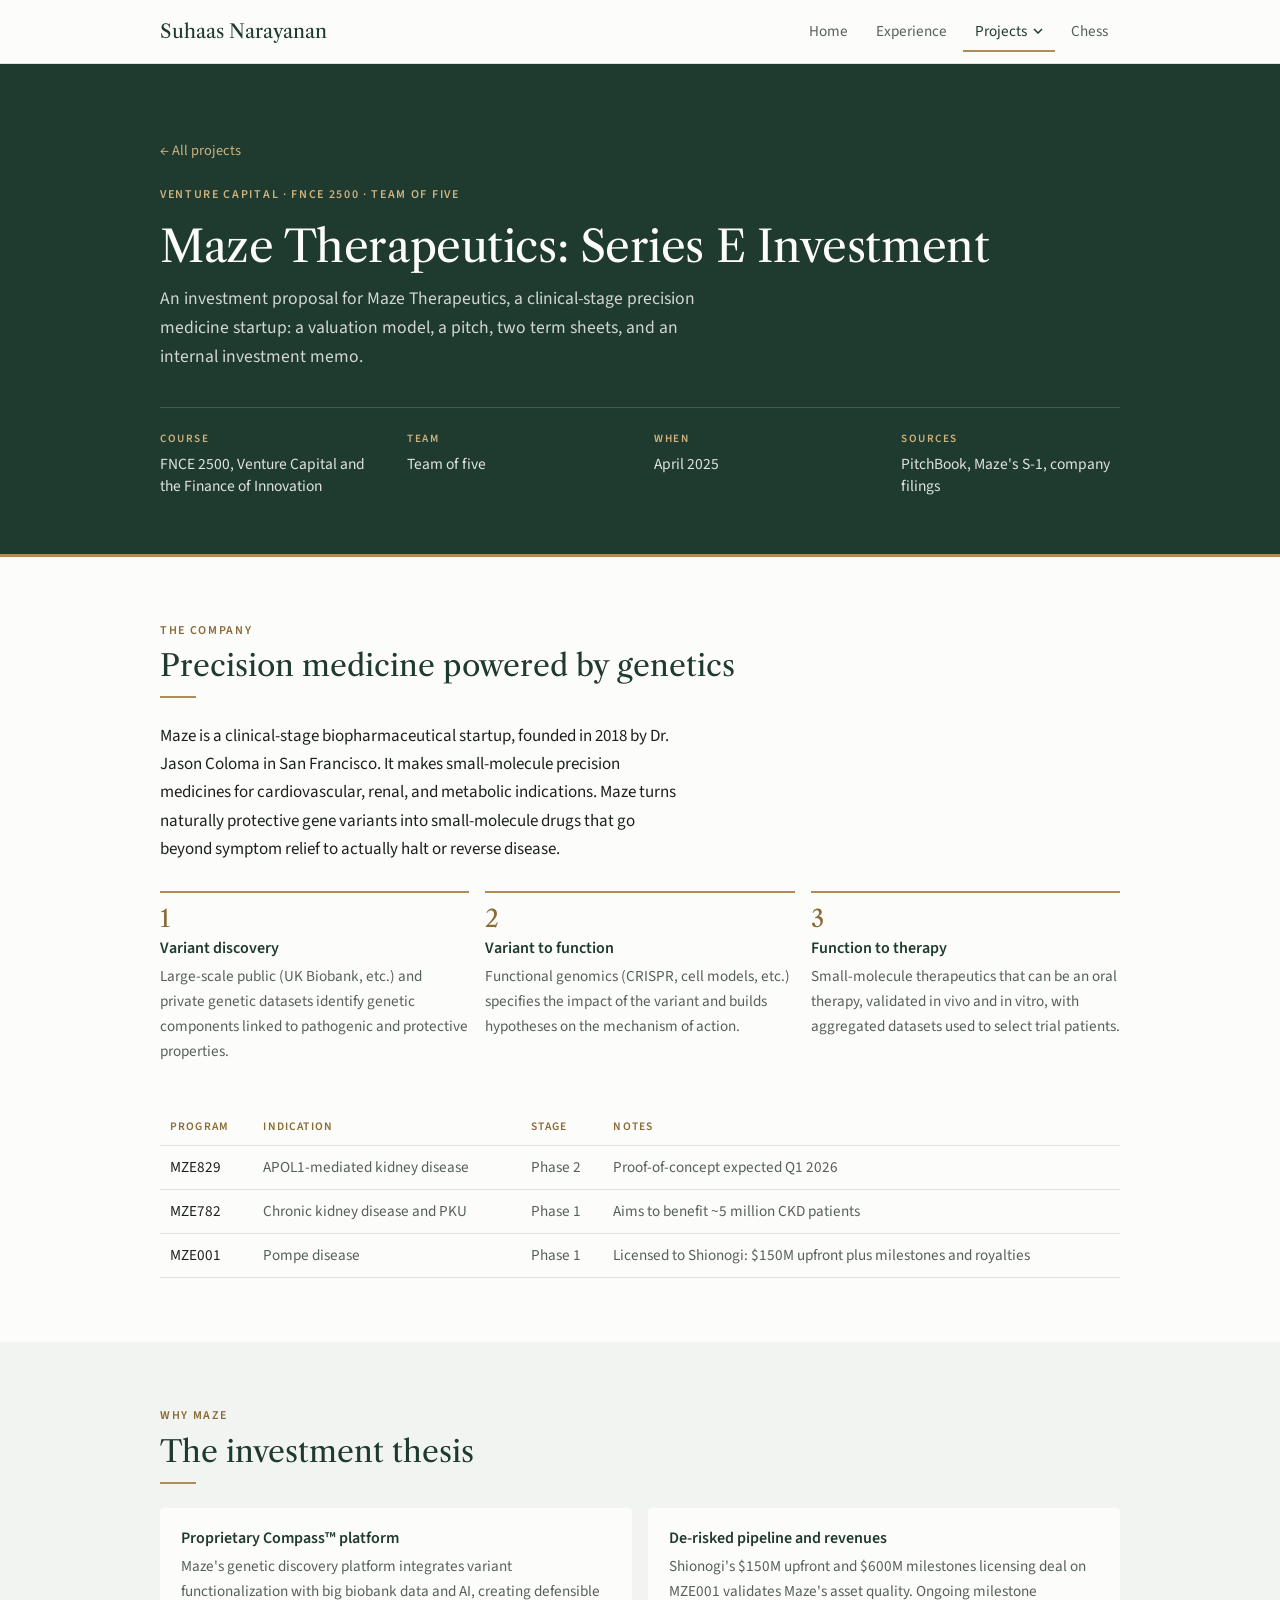
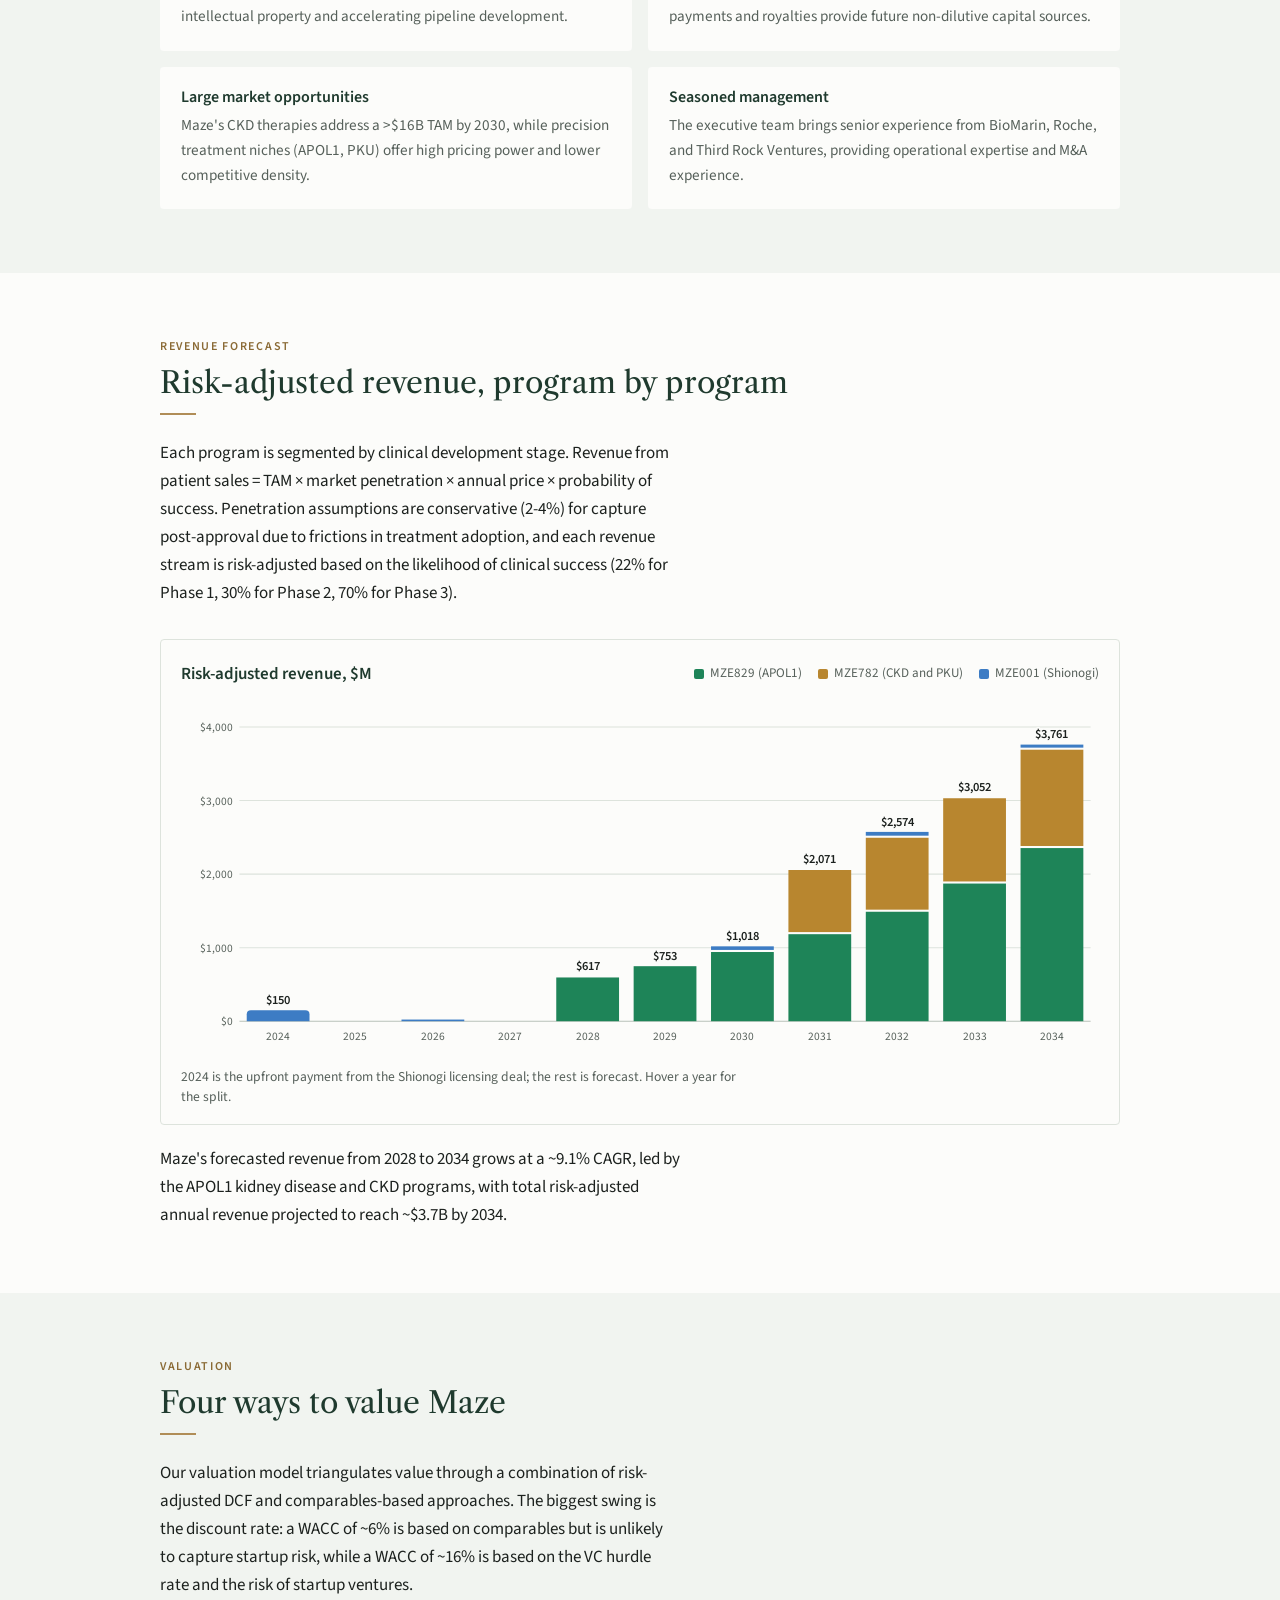
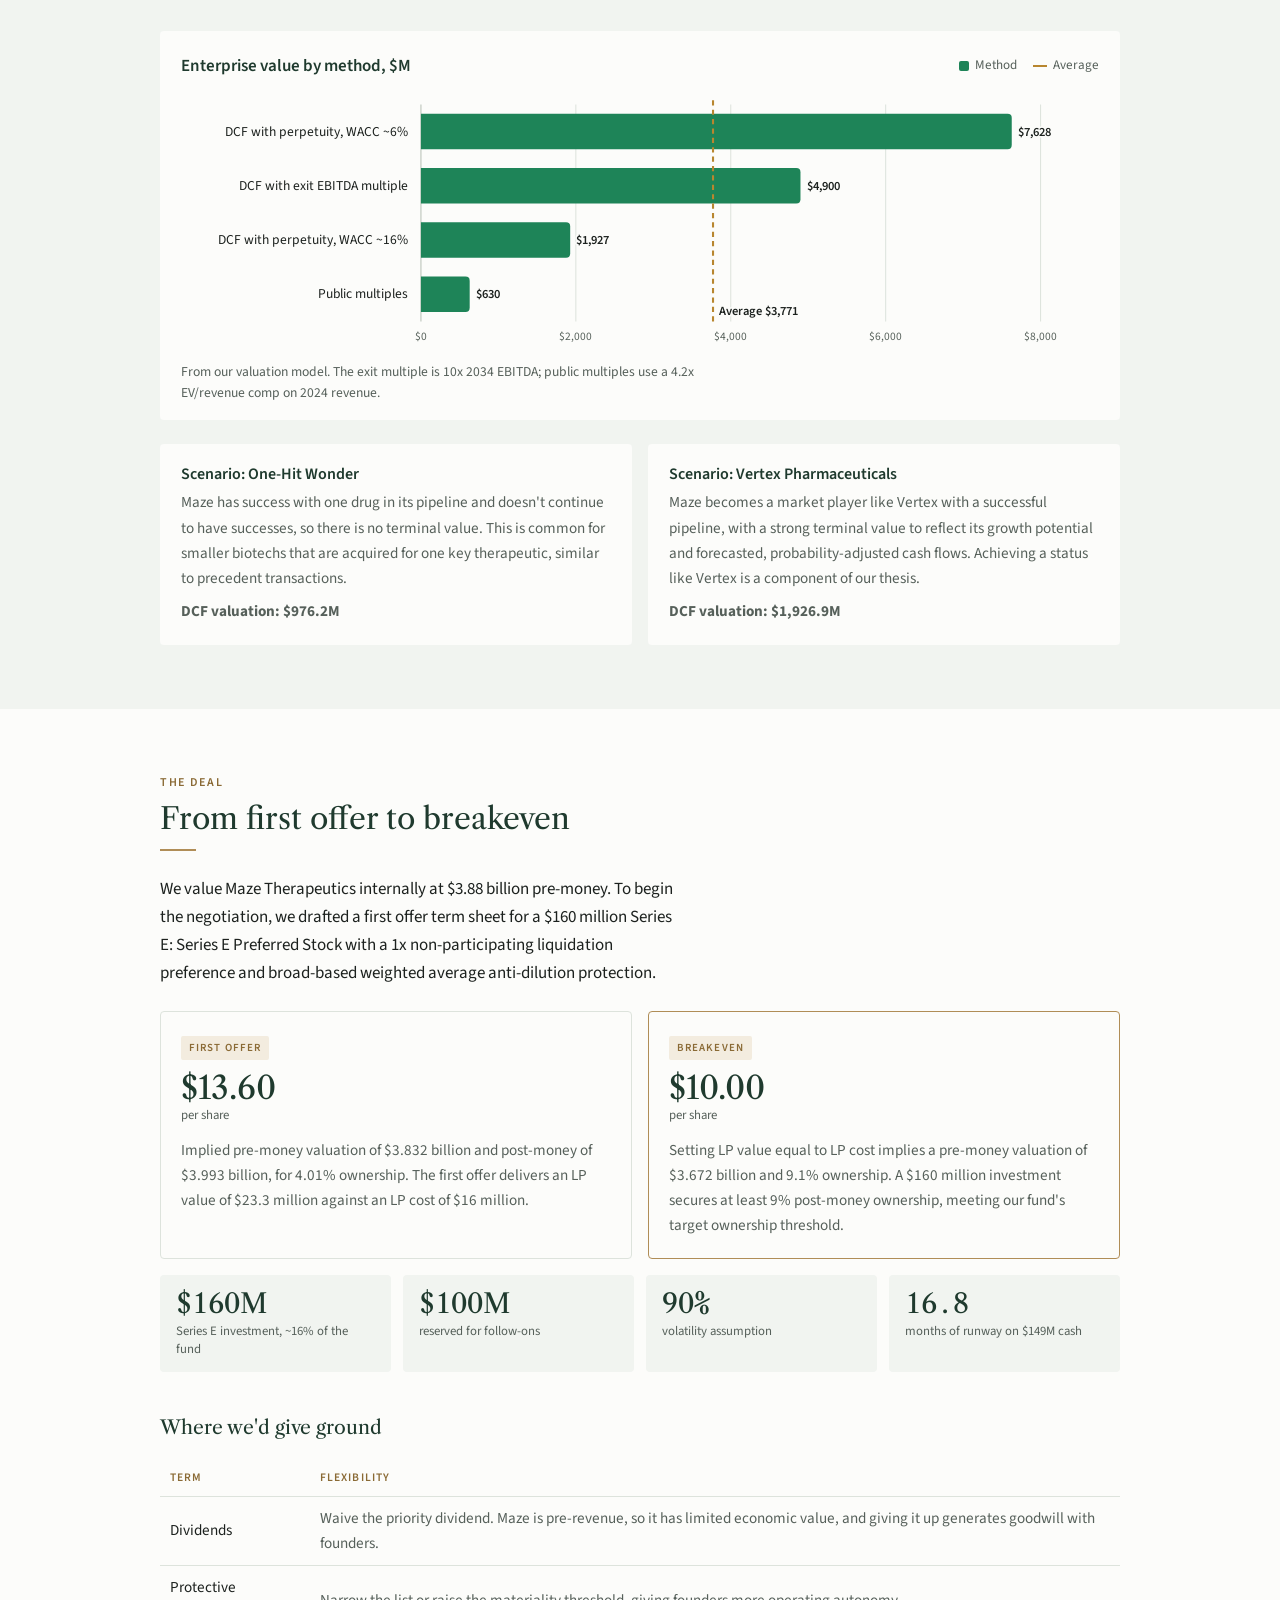
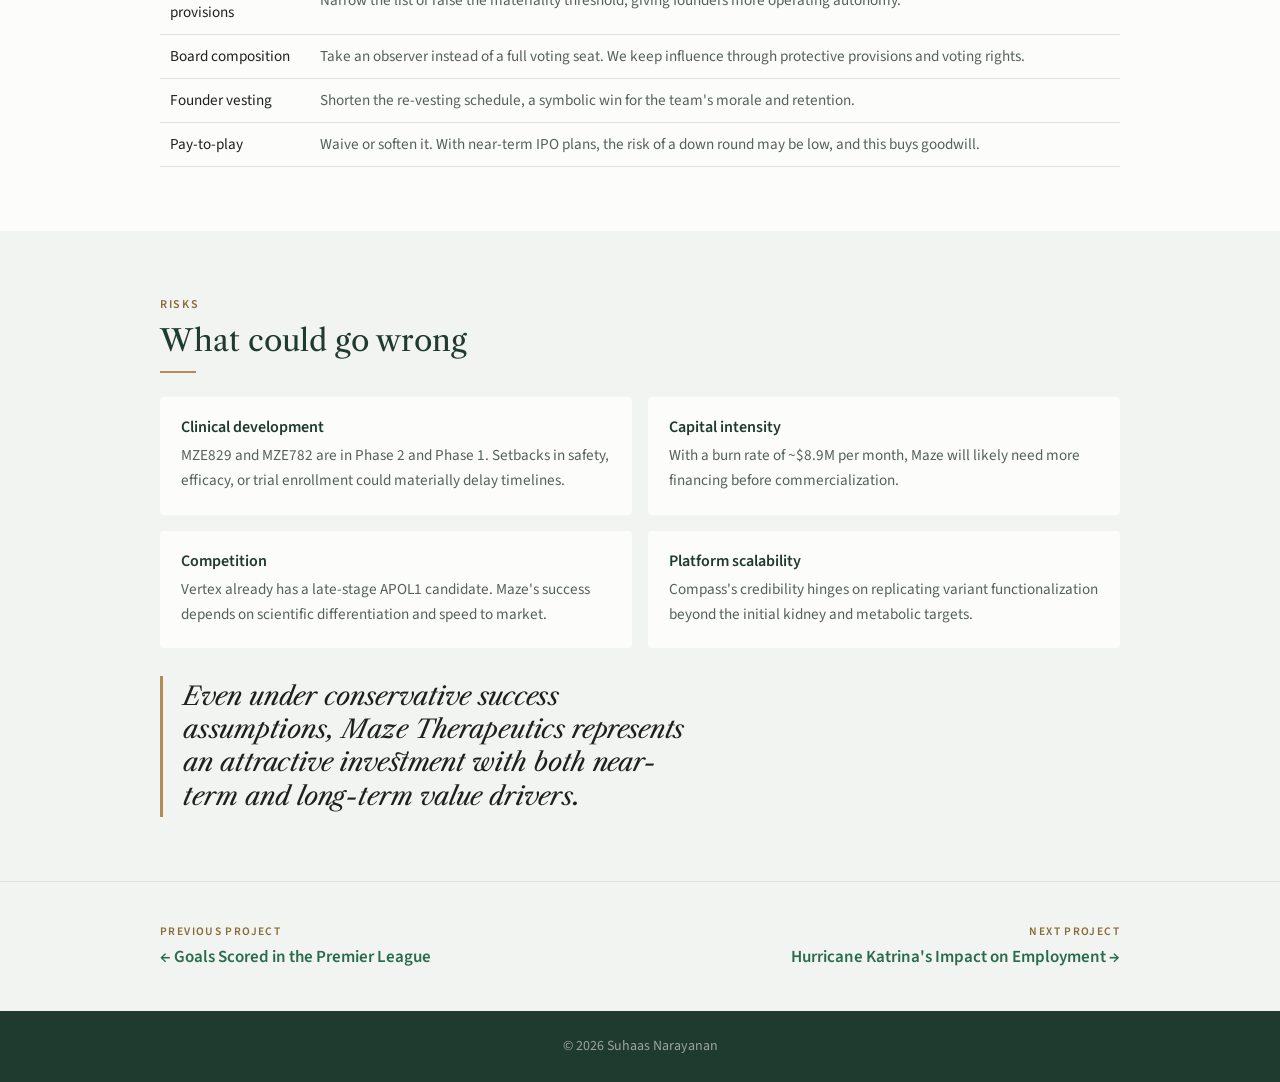
<file: projects/maze/index.html>
<!DOCTYPE html>
<html lang="en">
<head>
<meta charset="UTF-8">
<meta name="viewport" content="width=device-width, initial-scale=1.0">
<title>Maze Therapeutics: Series E Investment · Suhaas Narayanan</title>
<meta name="description" content="A Series E investment proposal for Maze Therapeutics: revenue forecast, valuation, term sheets, and investment memo. FNCE 2500, team of five.">
<meta property="og:title" content="Maze Therapeutics: Series E Investment · Suhaas Narayanan">
<meta property="og:description" content="A Series E investment proposal for Maze Therapeutics: revenue forecast, valuation, term sheets, and investment memo. FNCE 2500, team of five.">
<meta property="og:type" content="article">
<meta property="og:site_name" content="Suhaas Narayanan">
<meta property="og:image" content="https://suhaasnarayanan.com/og-home.png?v=4">
<meta property="og:image:width" content="1200">
<meta property="og:image:height" content="630">
<meta name="twitter:card" content="summary_large_image">
<meta name="twitter:image" content="https://suhaasnarayanan.com/og-home.png?v=4">
<meta property="og:url" content="https://suhaasnarayanan.com/projects/maze/">
<link rel="canonical" href="https://suhaasnarayanan.com/projects/maze/">
<link rel="icon" href="/favicon.ico" sizes="48x48">
<link rel="icon" href="/favicon-192.png" type="image/png" sizes="192x192">
<link rel="apple-touch-icon" href="/apple-touch-icon.png">
<link rel="preconnect" href="https://fonts.googleapis.com">
<link rel="preconnect" href="https://fonts.gstatic.com" crossorigin>
<link rel="stylesheet" href="https://fonts.googleapis.com/css2?family=Libre+Caslon+Text:ital,wght@0,400;1,400&family=Source+Sans+3:wght@400;600&display=swap">
<link rel="stylesheet" href="/assets/site.css?v=5">
</head>
<body>
<nav class="topnav" aria-label="Main"><a class="brand" href="/">Suhaas Narayanan</a><div class="navlinks"><a href="/">Home</a><a href="/experience/">Experience</a><div class="navdrop is-current"><a href="/projects/" aria-current="page">Projects</a><button type="button" class="navdrop-btn" aria-expanded="false" aria-controls="navdrop-menu" aria-label="Show project pages"><svg viewBox="0 0 10 6" width="10" height="6" aria-hidden="true"><path d="M1 1l4 4 4-4" fill="none" stroke="currentColor" stroke-width="1.5"/></svg></button><div class="navdrop-menu" id="navdrop-menu"><span class="navdrop-h">Full write-ups</span><a href="/projects/premier-league/">Goals Scored in the Premier League</a><a href="/projects/maze/">Maze Therapeutics: Series E Investment</a><a href="/projects/katrina/">Hurricane Katrina's Impact on Employment</a><a href="/projects/chess-ratings/">My Chess Rating, 2009-2026</a><a class="navdrop-all" href="/projects/">All projects →</a></div></div><a href="/chess/">Chess</a></div></nav>
<header class="page-hero">
  <a class="crumb" href="/projects/#maze">← All projects</a>
  <div class="label">Venture capital · FNCE 2500 · Team of five</div>
  <h1>Maze Therapeutics: Series E Investment</h1>
  <p class="lede">An investment proposal for Maze Therapeutics, a clinical-stage precision medicine startup: a valuation model, a pitch, two term sheets, and an internal investment memo.</p>
  <dl class="facts">
    <div><dt>Course</dt><dd>FNCE 2500, Venture Capital and the Finance of Innovation</dd></div>
    <div><dt>Team</dt><dd>Team of five</dd></div>
    <div><dt>When</dt><dd>April 2025</dd></div>
    <div><dt>Sources</dt><dd>PitchBook, Maze's S-1, company filings</dd></div>
  </dl>
</header>

<main>
  <section class="dsec" id="company">
    <div class="section-label">The company</div>
    <h2>Precision medicine powered by genetics</h2>
    <div class="prose">
      <p>Maze is a clinical-stage biopharmaceutical startup, founded in 2018 by Dr. Jason Coloma in San Francisco. It makes small-molecule precision medicines for cardiovascular, renal, and metabolic indications. Maze turns naturally protective gene variants into small-molecule drugs that go beyond symptom relief to actually halt or reverse disease.</p>
    </div>
    <div class="steps">
      <div><h3>Variant discovery</h3><p>Large-scale public (UK Biobank, etc.) and private genetic datasets identify genetic components linked to pathogenic and protective properties.</p></div>
      <div><h3>Variant to function</h3><p>Functional genomics (CRISPR, cell models, etc.) specifies the impact of the variant and builds hypotheses on the mechanism of action.</p></div>
      <div><h3>Function to therapy</h3><p>Small-molecule therapeutics that can be an oral therapy, validated in vivo and in vitro, with aggregated datasets used to select trial patients.</p></div>
    </div>
    <div class="tbl-wrap" style="margin-top:36px">
      <table class="ptable">
        <thead><tr><th>Program</th><th style="text-align:left">Indication</th><th style="text-align:left">Stage</th><th style="text-align:left">Notes</th></tr></thead>
        <tbody>
          <tr><td>MZE829</td><td style="text-align:left">APOL1-mediated kidney disease</td><td style="text-align:left">Phase 2</td><td style="text-align:left">Proof-of-concept expected Q1 2026</td></tr>
          <tr><td>MZE782</td><td style="text-align:left">Chronic kidney disease and PKU</td><td style="text-align:left">Phase 1</td><td style="text-align:left">Aims to benefit ~5 million CKD patients</td></tr>
          <tr><td>MZE001</td><td style="text-align:left">Pompe disease</td><td style="text-align:left">Phase 1</td><td style="text-align:left">Licensed to Shionogi: $150M upfront plus milestones and royalties</td></tr>
        </tbody>
      </table>
    </div>
  </section>

  <section class="dsec band" id="thesis">
    <div class="section-label">Why Maze</div>
    <h2>The investment thesis</h2>
    <div class="cards2">
      <div class="cardx"><h3>Proprietary Compass™ platform</h3><p>Maze's genetic discovery platform integrates variant functionalization with big biobank data and AI, creating defensible intellectual property and accelerating pipeline development.</p></div>
      <div class="cardx"><h3>De-risked pipeline and revenues</h3><p>Shionogi's $150M upfront and $600M milestones licensing deal on MZE001 validates Maze's asset quality. Ongoing milestone payments and royalties provide future non-dilutive capital sources.</p></div>
      <div class="cardx"><h3>Large market opportunities</h3><p>Maze's CKD therapies address a &gt;$16B TAM by 2030, while precision treatment niches (APOL1, PKU) offer high pricing power and lower competitive density.</p></div>
      <div class="cardx"><h3>Seasoned management</h3><p>The executive team brings senior experience from BioMarin, Roche, and Third Rock Ventures, providing operational expertise and M&amp;A experience.</p></div>
    </div>
  </section>

  <section class="dsec" id="revenue">
    <div class="section-label">Revenue forecast</div>
    <h2>Risk-adjusted revenue, program by program</h2>
    <div class="prose">
      <p>Each program is segmented by clinical development stage. Revenue from patient sales = TAM × market penetration × annual price × probability of success. Penetration assumptions are conservative (2-4%) for capture post-approval due to frictions in treatment adoption, and each revenue stream is risk-adjusted based on the likelihood of clinical success (22% for Phase 1, 30% for Phase 2, 70% for Phase 3).</p>
    </div>
    <figure class="fig" id="rev">
      <div class="fig-head">
        <span class="fig-title">Risk-adjusted revenue, $M</span>
        <div class="key"><span><i style="background:var(--c1)"></i>MZE829 (APOL1)</span><span><i style="background:var(--c2)"></i>MZE782 (CKD and PKU)</span><span><i style="background:var(--c3)"></i>MZE001 (Shionogi)</span></div>
      </div>
      <div class="plot"><svg viewBox="0 0 880 340" role="img" aria-label="Stacked bar chart of Maze's forecast revenue from 2024 to 2034 by program, in millions of dollars."></svg><div class="tip"></div></div>
      <figcaption class="fig-note">2024 is the upfront payment from the Shionogi licensing deal; the rest is forecast. Hover a year for the split.</figcaption>
    </figure>
    <div class="prose" style="margin-top:20px">
      <p>Maze's forecasted revenue from 2028 to 2034 grows at a ~9.1% CAGR, led by the APOL1 kidney disease and CKD programs, with total risk-adjusted annual revenue projected to reach ~$3.7B by 2034.</p>
    </div>
  </section>

  <section class="dsec band" id="valuation">
    <div class="section-label">Valuation</div>
    <h2>Four ways to value Maze</h2>
    <div class="prose">
      <p>Our valuation model triangulates value through a combination of risk-adjusted DCF and comparables-based approaches. The biggest swing is the discount rate: a WACC of ~6% is based on comparables but is unlikely to capture startup risk, while a WACC of ~16% is based on the VC hurdle rate and the risk of startup ventures.</p>
    </div>
    <figure class="fig" id="val">
      <div class="fig-head"><span class="fig-title">Enterprise value by method, $M</span><div class="key"><span><i style="background:var(--c1)"></i>Method</span><span><i class="ln" style="background:var(--c2)"></i>Average</span></div></div>
      <div class="plot"><svg viewBox="0 0 880 250" role="img" aria-label="Bar chart of Maze's enterprise value under four methods: DCF with perpetuity at a low WACC, $7.6 billion; DCF with exit EBITDA multiple, $4.9 billion; DCF with perpetuity at a 16 percent WACC, $1.9 billion; public multiples, $0.6 billion. The average is about $3.8 billion."></svg><div class="tip"></div></div>
      <figcaption class="fig-note">From our valuation model. The exit multiple is 10x 2034 EBITDA; public multiples use a 4.2x EV/revenue comp on 2024 revenue.</figcaption>
    </figure>
    <div class="cards2">
      <div class="cardx"><h3>Scenario: One-Hit Wonder</h3><p>Maze has success with one drug in its pipeline and doesn't continue to have successes, so there is no terminal value. This is common for smaller biotechs that are acquired for one key therapeutic, similar to precedent transactions.</p><p><b>DCF valuation: $976.2M</b></p></div>
      <div class="cardx"><h3>Scenario: Vertex Pharmaceuticals</h3><p>Maze becomes a market player like Vertex with a successful pipeline, with a strong terminal value to reflect its growth potential and forecasted, probability-adjusted cash flows. Achieving a status like Vertex is a component of our thesis.</p><p><b>DCF valuation: $1,926.9M</b></p></div>
    </div>
  </section>

  <section class="dsec" id="deal">
    <div class="section-label">The deal</div>
    <h2>From first offer to breakeven</h2>
    <div class="prose">
      <p>We value Maze Therapeutics internally at $3.88 billion pre-money. To begin the negotiation, we drafted a first offer term sheet for a $160 million Series E: Series E Preferred Stock with a 1x non-participating liquidation preference and broad-based weighted average anti-dilution protection.</p>
    </div>
    <div class="cards2">
      <div class="cardx"><span class="badge">First offer</span><div class="deal-n">$13.60</div><div class="deal-l">per share</div><p>Implied pre-money valuation of $3.832 billion and post-money of $3.993 billion, for 4.01% ownership. The first offer delivers an LP value of $23.3 million against an LP cost of $16 million.</p></div>
      <div class="cardx feat"><span class="badge">Breakeven</span><div class="deal-n">$10.00</div><div class="deal-l">per share</div><p>Setting LP value equal to LP cost implies a pre-money valuation of $3.672 billion and 9.1% ownership. A $160 million investment secures at least 9% post-money ownership, meeting our fund's target ownership threshold.</p></div>
    </div>
    <div class="stats" style="margin-top:16px">
      <div class="stat"><div class="n">$160M</div><div class="l">Series E investment, ~16% of the fund</div></div>
      <div class="stat"><div class="n">$100M</div><div class="l">reserved for follow-ons</div></div>
      <div class="stat"><div class="n">90%</div><div class="l">volatility assumption</div></div>
      <div class="stat"><div class="n">16.8</div><div class="l">months of runway on $149M cash</div></div>
    </div>
    <h3 class="sub-h" style="margin-top:44px">Where we'd give ground</h3>
    <div class="tbl-wrap">
      <table class="ptable">
        <thead><tr><th>Term</th><th style="text-align:left">Flexibility</th></tr></thead>
        <tbody>
          <tr><td>Dividends</td><td style="text-align:left">Waive the priority dividend. Maze is pre-revenue, so it has limited economic value, and giving it up generates goodwill with founders.</td></tr>
          <tr><td>Protective provisions</td><td style="text-align:left">Narrow the list or raise the materiality threshold, giving founders more operating autonomy.</td></tr>
          <tr><td>Board composition</td><td style="text-align:left">Take an observer instead of a full voting seat. We keep influence through protective provisions and voting rights.</td></tr>
          <tr><td>Founder vesting</td><td style="text-align:left">Shorten the re-vesting schedule, a symbolic win for the team's morale and retention.</td></tr>
          <tr><td>Pay-to-play</td><td style="text-align:left">Waive or soften it. With near-term IPO plans, the risk of a down round may be low, and this buys goodwill.</td></tr>
        </tbody>
      </table>
    </div>
  </section>

  <section class="dsec band" id="risks">
    <div class="section-label">Risks</div>
    <h2>What could go wrong</h2>
    <div class="cards2">
      <div class="cardx"><h3>Clinical development</h3><p>MZE829 and MZE782 are in Phase 2 and Phase 1. Setbacks in safety, efficacy, or trial enrollment could materially delay timelines.</p></div>
      <div class="cardx"><h3>Capital intensity</h3><p>With a burn rate of ~$8.9M per month, Maze will likely need more financing before commercialization.</p></div>
      <div class="cardx"><h3>Competition</h3><p>Vertex already has a late-stage APOL1 candidate. Maze's success depends on scientific differentiation and speed to market.</p></div>
      <div class="cardx"><h3>Platform scalability</h3><p>Compass's credibility hinges on replicating variant functionalization beyond the initial kidney and metabolic targets.</p></div>
    </div>
    <div class="prose" style="margin-top:28px">
      <p class="pull">Even under conservative success assumptions, Maze Therapeutics represents an attractive investment with both near-term and long-term value drivers.</p>
    </div>
  </section>
</main>

<nav class="next" aria-label="More projects"><a href="/projects/premier-league/"><small>Previous project</small>← Goals Scored in the Premier League</a><a class="r" href="/projects/katrina/"><small>Next project</small>Hurricane Katrina's Impact on Employment →</a></nav>
<script src="/assets/nav.js?v=1" defer></script>
<footer>© 2026 Suhaas Narayanan</footer>
<script src="/assets/charts.js?v=2"></script>
<script>
(function () {
  const { el, text, tip, point, clear, niceTicks, fmt, responsive } = SC;
  const C = ['#1e8458', '#b8862f', '#3d7cc4'];
  const size = (svg, W, H) => { svg.setAttribute('viewBox', `0 0 ${W} ${H}`); clear(svg); };

  /* Revenue: stacked bars by program */
  (function () {
    const YEARS = [2024, 2025, 2026, 2027, 2028, 2029, 2030, 2031, 2032, 2033, 2034];
    const S = [
      { n: 'MZE829 (APOL1)', v: [0, 0, 0, 0, 594.7, 748.0, 940.8, 1183.2, 1488.2, 1871.7, 2354.2] },
      { n: 'MZE782 (CKD and PKU)', v: [0, 0, 0, 0, 0, 0, 0, 872.8, 1006.2, 1160.0, 1337.3] },
      { n: 'MZE001 (Shionogi)', v: [150, 0, 22.5, 0, 22.5, 5, 77.2, 15, 79.7, 20, 69.7] }
    ];
    const tot = YEARS.map((_, i) => S.reduce((a, s) => a + s.v[i], 0));
    const plot = document.querySelector('#rev .plot'), svg = plot.querySelector('svg'), T = tip(plot);
    responsive(plot, W => {
      const narrow = W < 600, H = narrow ? 280 : 340, L = narrow ? 46 : 56, R = 8, TOP = 24, B = 34, bw = (W - L - R) / YEARS.length;
      size(svg, W, H);
      const ticks = niceTicks(Math.max(...tot), 4), top = ticks[ticks.length - 1];
      const y = v => TOP + (1 - v / top) * (H - TOP - B);
      ticks.forEach(v => { el('line', { x1: L, x2: W - R, y1: y(v), y2: y(v), class: v ? 'gl' : 'base' }, svg); text(svg, L - 6, y(v) + 4, '$' + fmt(v), 'ax', 'end'); });
      const hl = el('rect', { x: 0, y: TOP - 18, width: bw, height: H - TOP - B + 18, fill: '#1f3a2e', opacity: 0 }, svg);
      YEARS.forEach((yr, i) => {
        const cx = L + bw * i + bw / 2, w = Math.max(8, bw - (narrow ? 6 : 14));
        text(svg, cx, H - B + 18, narrow ? "'" + String(yr).slice(2) : yr, 'ax', 'middle');
        let acc = 0; const segs = S.map((s, k) => ({ k, v: s.v[i] })).filter(d => d.v > 0);
        segs.forEach((d, j) => {
          const y0 = y(acc), y1 = y(acc + d.v); acc += d.v;
          const last = j === segs.length - 1, h = Math.max(0, y0 - y1 - (j ? 2 : 0));
          if (h <= 0) return;
          if (last && h > 4) el('path', { d: `M${cx - w / 2},${y1 + h}V${y1 + 4}q0,-4 4,-4h${w - 8}q4,0 4,4V${y1 + h}Z`, fill: C[d.k] }, svg);
          else el('rect', { x: cx - w / 2, y: y1, width: w, height: h, fill: C[d.k] }, svg);
        });
        const show = narrow ? (yr === 2024 || yr === 2034) : (yr === 2024 || yr >= 2028);
        if (show) text(svg, cx, y(tot[i]) - 6, '$' + fmt(tot[i]), 'dlab', yr === 2034 && narrow ? 'end' : 'middle').setAttribute('x', yr === 2034 && narrow ? cx + w / 2 : cx);
      });
      svg.onmousemove = svg.ontouchstart = ev => {
        const [mx] = point(svg, ev), i = Math.floor((mx - L) / bw);
        if (i < 0 || i >= YEARS.length) { T.hide(); hl.setAttribute('opacity', 0); return; }
        hl.setAttribute('x', L + bw * i); hl.setAttribute('opacity', 0.05);
        T.show(`<b>${YEARS[i]}</b><br>` + S.map(s => `${s.n}: $${fmt(s.v[i], 1)}M`).join('<br>') + `<br>Total: $${fmt(tot[i], 1)}M`, L + bw * i + bw / 2, y(tot[i]) + 20);
      };
      svg.onmouseleave = () => { T.hide(); hl.setAttribute('opacity', 0); };
    });
  })();

  /* Valuation: horizontal bars by method (labels above bars on narrow screens) */
  (function () {
    const M = [
      ['DCF with perpetuity, WACC ~6%', 7627.8],
      ['DCF with exit EBITDA multiple', 4900.1],
      ['DCF with perpetuity, WACC ~16%', 1926.9],
      ['Public multiples', 629.5]
    ];
    const avg = M.reduce((a, m) => a + m[1], 0) / M.length;
    const plot = document.querySelector('#val .plot'), svg = plot.querySelector('svg'), T = tip(plot);
    responsive(plot, W => {
      const narrow = W < 600, L = narrow ? 2 : 230, R = 56, TOP = 10, B = 30, rh = narrow ? 56 : 52, H = TOP + rh * M.length + B;
      size(svg, W, H);
      const x = v => L + v / 8000 * (W - L - R);
      (narrow ? [0, 4000, 8000] : [0, 2000, 4000, 6000, 8000]).forEach(v => { el('line', { x1: x(v), x2: x(v), y1: TOP, y2: H - B, class: v ? 'gl' : 'base' }, svg); text(svg, x(v), H - B + 18, '$' + fmt(v), 'ax', v === 0 && narrow ? 'start' : 'middle'); });
      M.forEach((m, i) => {
        const top = TOP + rh * i, h = narrow ? 18 : rh - 18, by = narrow ? top + 26 : top + 9, w = x(m[1]) - x(0);
        const lab = narrow ? text(svg, x(0), top + 18, m[0], 'dlab') : text(svg, L - 12, by + h / 2 + 4, m[0], 'ax', 'end');
        lab.setAttribute('style', 'font-size:13px;fill:#1c211e;font-weight:400');
        el('path', { d: `M${x(0)},${by}H${x(0) + w - 4}q4,0 4,4V${by + h - 4}q0,4 -4,4H${x(0)}Z`, fill: C[0] }, svg);
        text(svg, x(m[1]) + 6, by + h / 2 + 4, '$' + fmt(m[1]), 'dlab');
        const hit = el('rect', { x: 0, y: top, width: W, height: rh, fill: 'transparent' }, svg);
        hit.onmousemove = () => T.show(`<b>${m[0]}</b><br>Enterprise value: $${fmt(m[1], 1)}M`, x(m[1]), by + h / 2);
        hit.onmouseleave = () => T.hide();
      });
      el('line', { x1: x(avg), x2: x(avg), y1: TOP - 4, y2: H - B, stroke: C[1], 'stroke-width': 2, 'stroke-dasharray': '5 4' }, svg);
      text(svg, x(avg) + 6, H - B - 6, 'Average $' + fmt(avg), 'dlab');
    });
  })();
})();
</script>

<!-- Cloudflare Web Analytics --><script type='module' src='https://static.cloudflareinsights.com/beacon.min.js' data-cf-beacon='{"token": "ac4439d40705499ab789aa120376ae2f"}'></script><!-- End Cloudflare Web Analytics -->
</body>
</html>
</file>
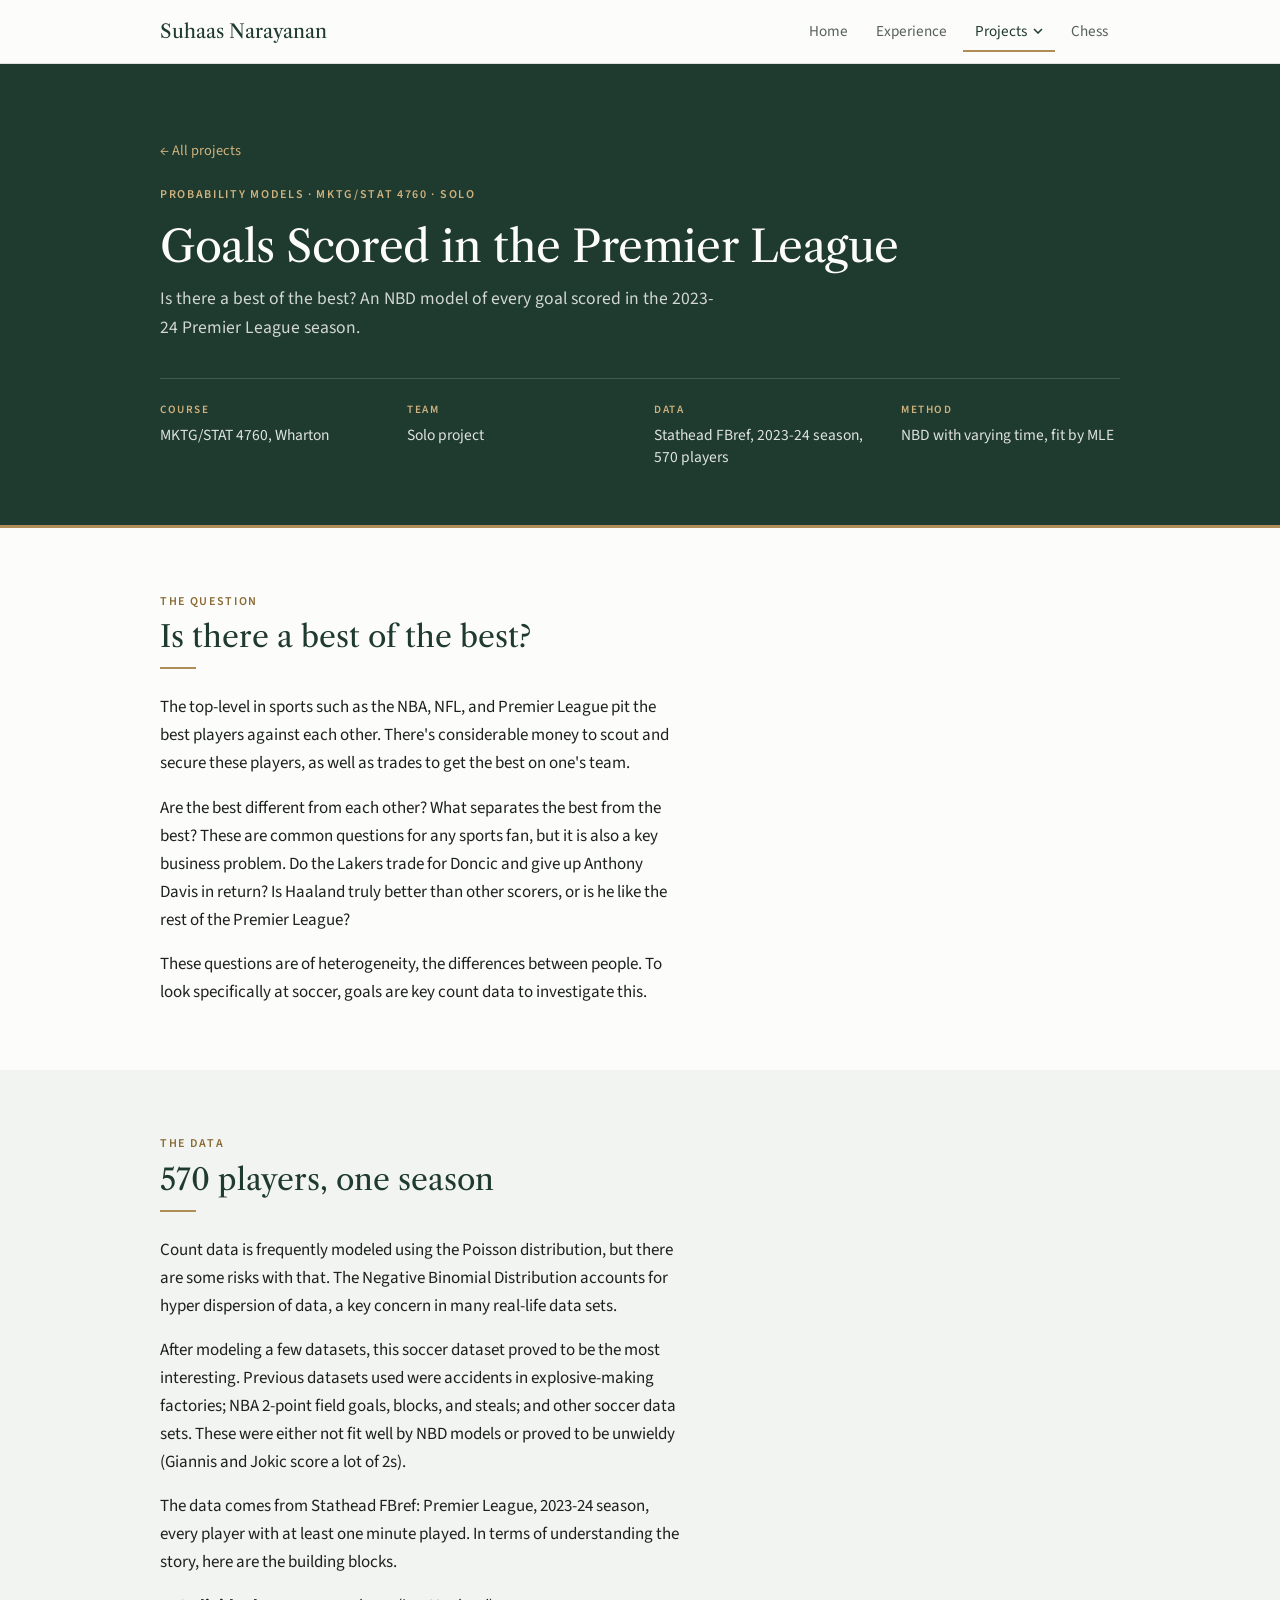
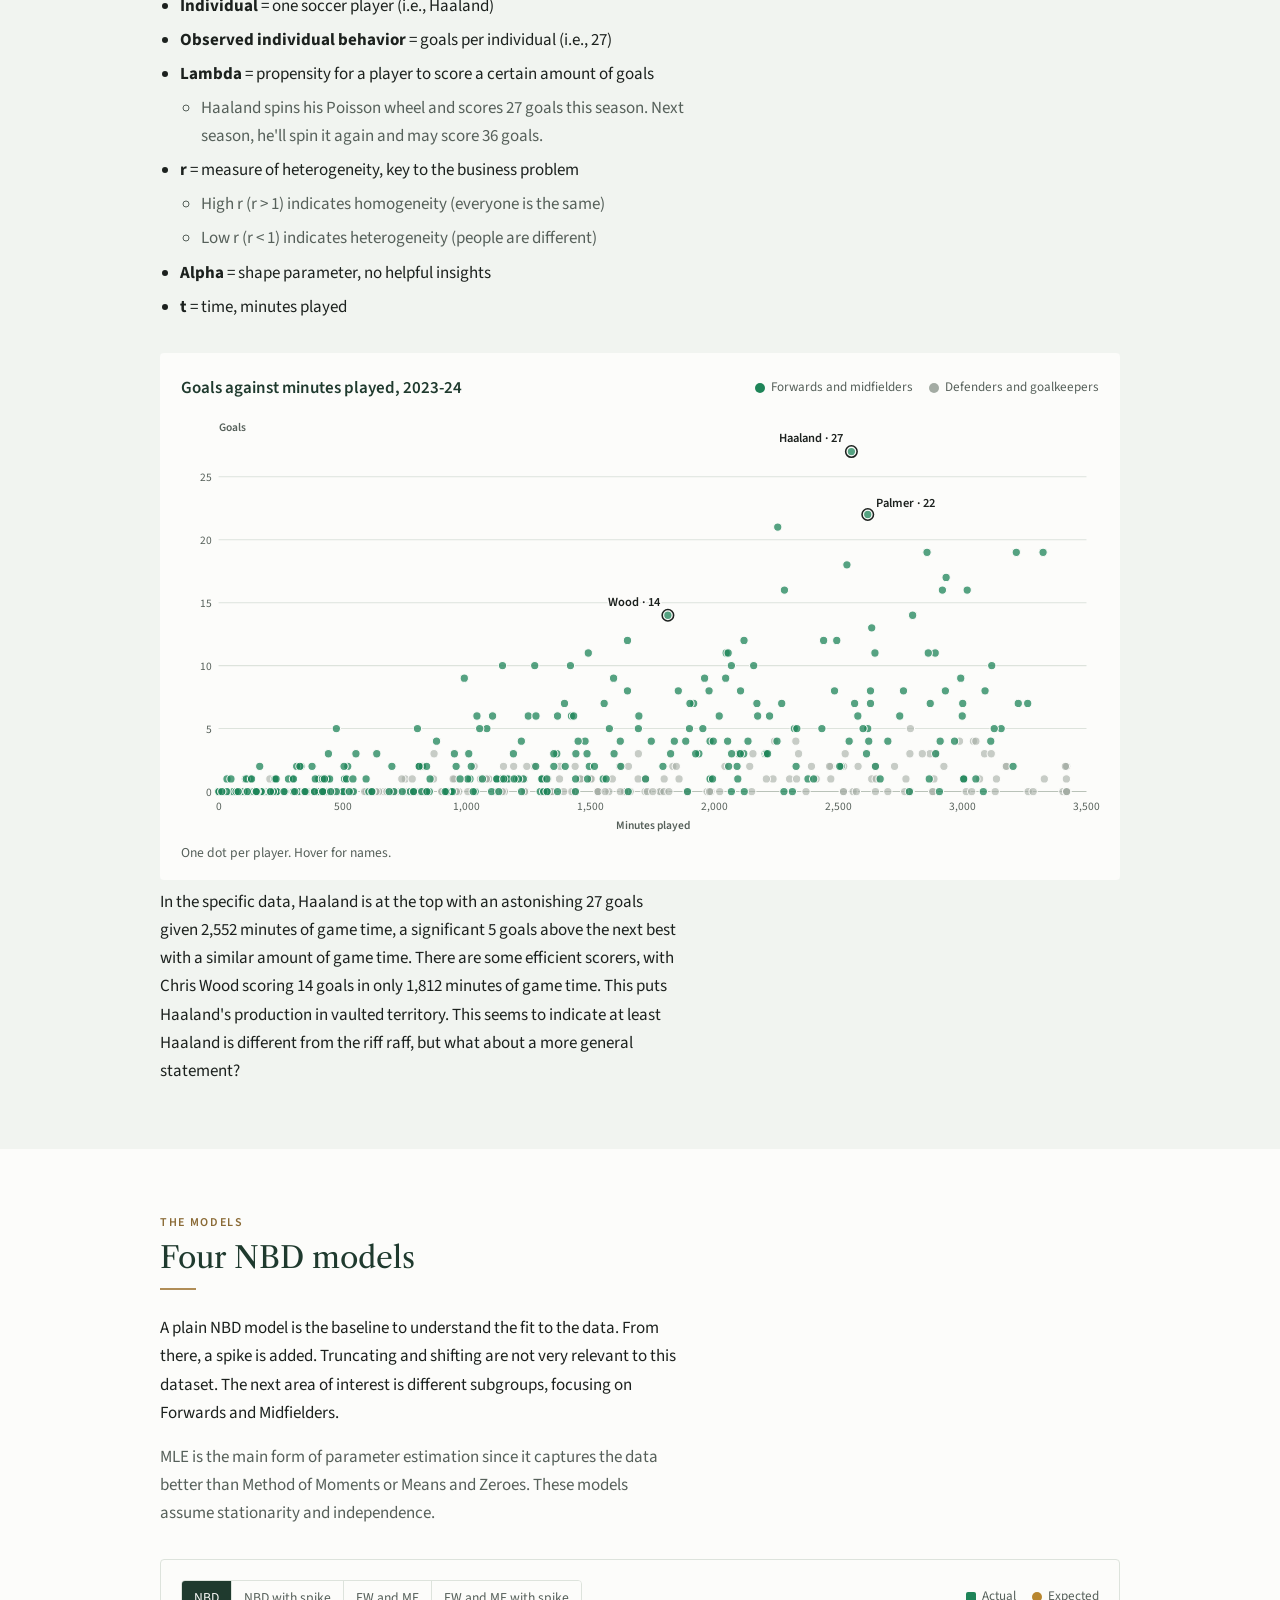
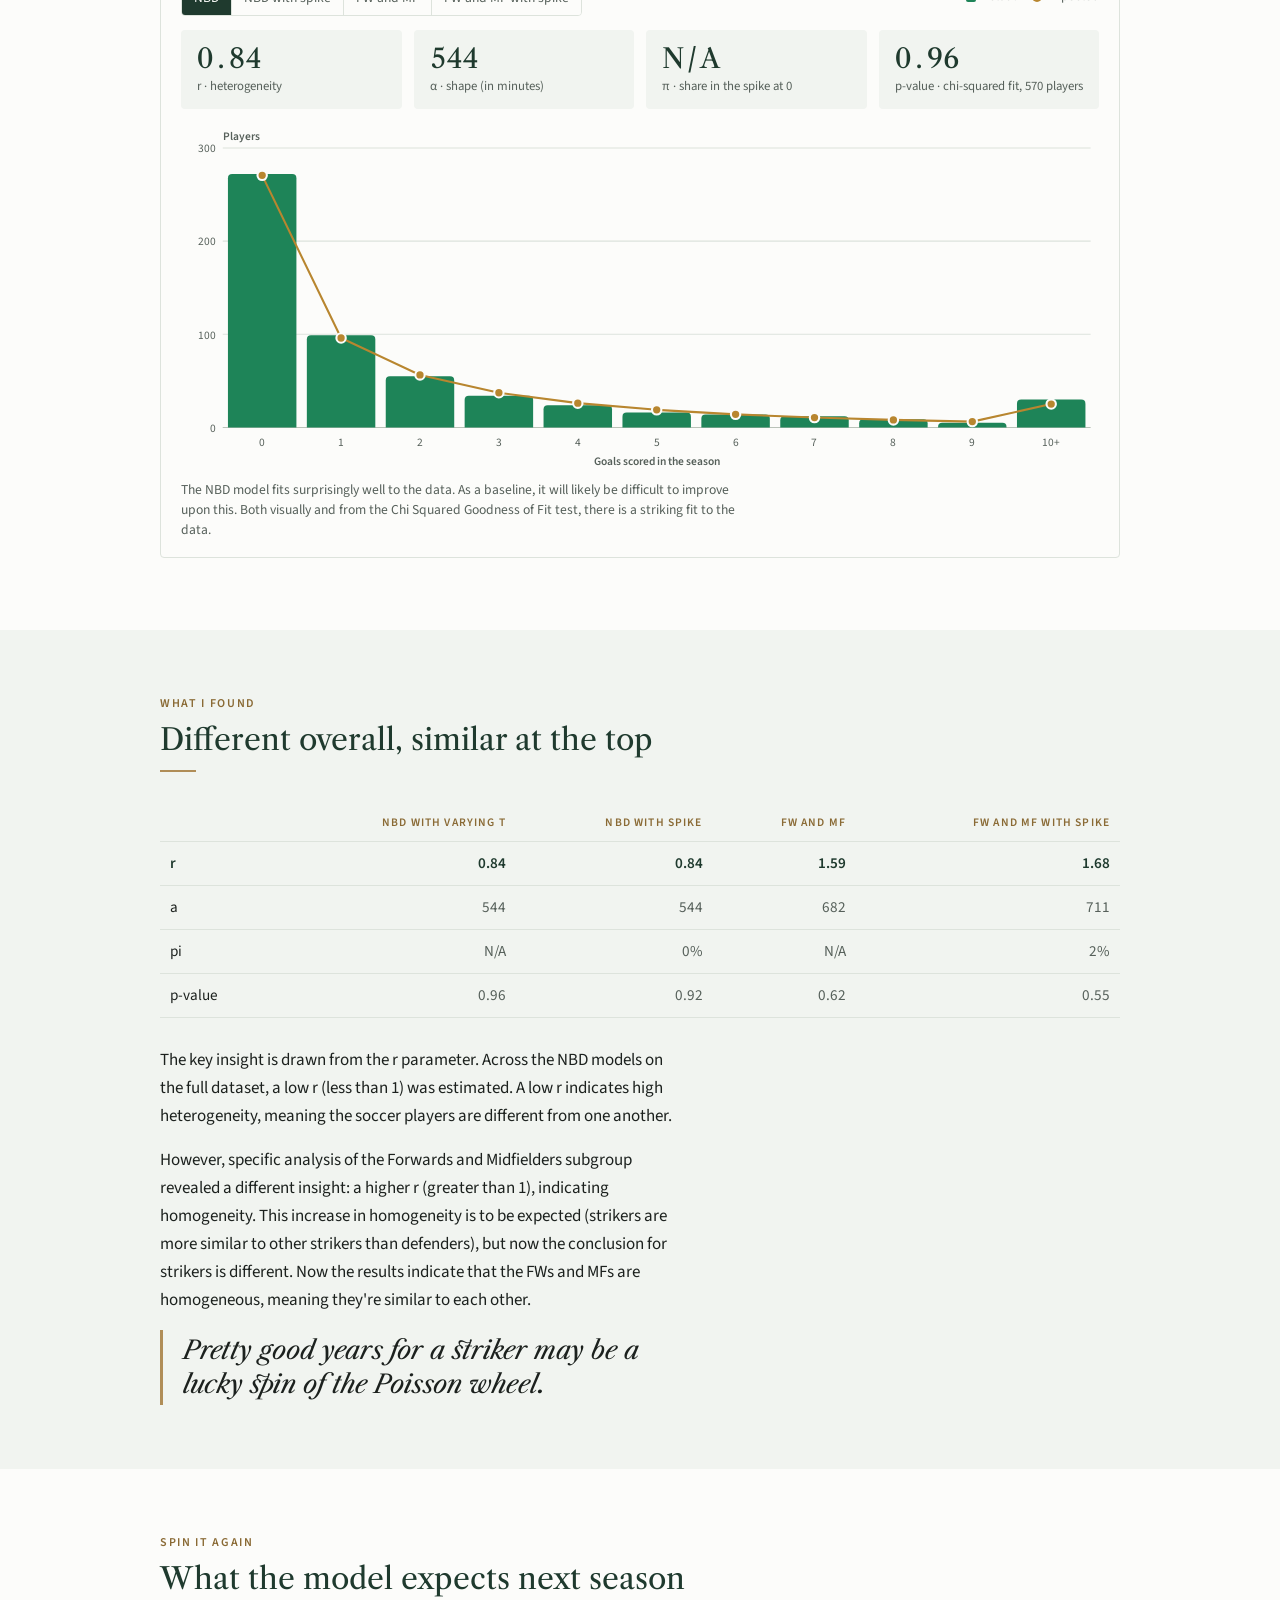
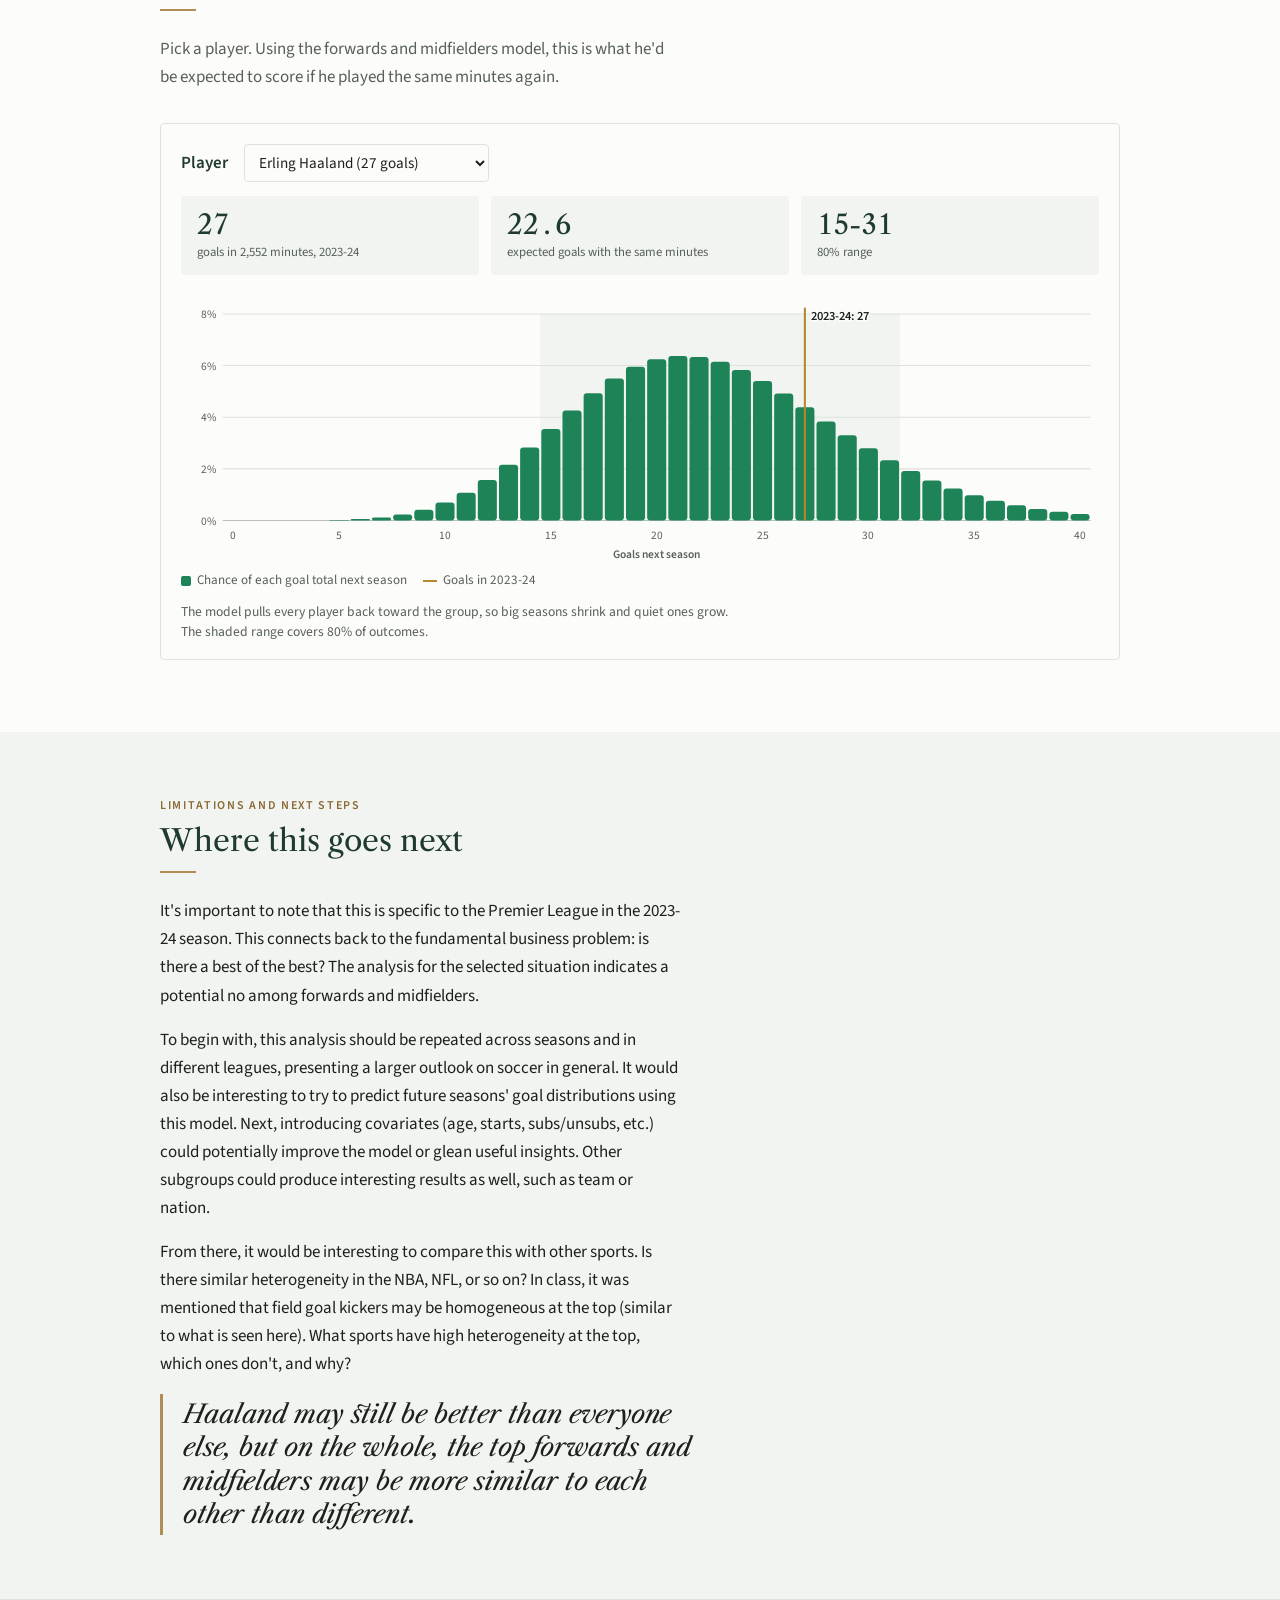
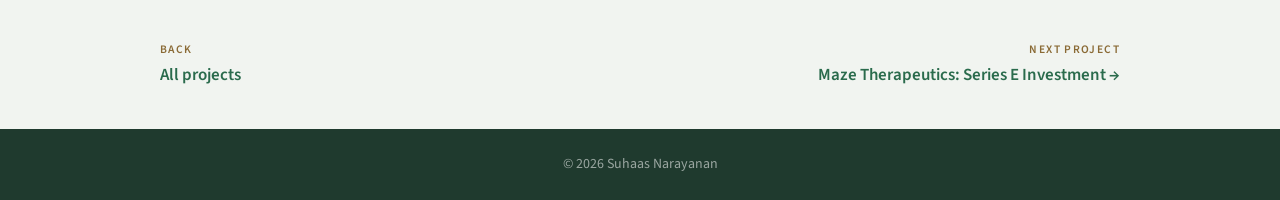
<file: projects/premier-league/index.html>
<!DOCTYPE html>
<html lang="en">
<head>
<meta charset="UTF-8">
<meta name="viewport" content="width=device-width, initial-scale=1.0">
<title>Goals Scored in the Premier League · Suhaas Narayanan</title>
<meta name="description" content="An NBD model of goals scored by every Premier League player in 2023-24, asking whether the best scorers are really different from each other.">
<meta property="og:title" content="Goals Scored in the Premier League · Suhaas Narayanan">
<meta property="og:description" content="An NBD model of goals scored by every Premier League player in 2023-24, asking whether the best scorers are really different from each other.">
<meta property="og:type" content="article">
<meta property="og:site_name" content="Suhaas Narayanan">
<meta property="og:image" content="https://suhaasnarayanan.com/og-home.png?v=4">
<meta property="og:image:width" content="1200">
<meta property="og:image:height" content="630">
<meta name="twitter:card" content="summary_large_image">
<meta name="twitter:image" content="https://suhaasnarayanan.com/og-home.png?v=4">
<meta property="og:url" content="https://suhaasnarayanan.com/projects/premier-league/">
<link rel="canonical" href="https://suhaasnarayanan.com/projects/premier-league/">
<link rel="icon" href="/favicon.ico" sizes="48x48">
<link rel="icon" href="/favicon-192.png" type="image/png" sizes="192x192">
<link rel="apple-touch-icon" href="/apple-touch-icon.png">
<link rel="preconnect" href="https://fonts.googleapis.com">
<link rel="preconnect" href="https://fonts.gstatic.com" crossorigin>
<link rel="stylesheet" href="https://fonts.googleapis.com/css2?family=Libre+Caslon+Text:ital,wght@0,400;1,400&family=Source+Sans+3:wght@400;600&display=swap">
<link rel="stylesheet" href="/assets/site.css?v=5">
</head>
<body>
<nav class="topnav" aria-label="Main"><a class="brand" href="/">Suhaas Narayanan</a><div class="navlinks"><a href="/">Home</a><a href="/experience/">Experience</a><div class="navdrop is-current"><a href="/projects/" aria-current="page">Projects</a><button type="button" class="navdrop-btn" aria-expanded="false" aria-controls="navdrop-menu" aria-label="Show project pages"><svg viewBox="0 0 10 6" width="10" height="6" aria-hidden="true"><path d="M1 1l4 4 4-4" fill="none" stroke="currentColor" stroke-width="1.5"/></svg></button><div class="navdrop-menu" id="navdrop-menu"><span class="navdrop-h">Full write-ups</span><a href="/projects/premier-league/">Goals Scored in the Premier League</a><a href="/projects/maze/">Maze Therapeutics: Series E Investment</a><a href="/projects/katrina/">Hurricane Katrina's Impact on Employment</a><a href="/projects/chess-ratings/">My Chess Rating, 2009-2026</a><a class="navdrop-all" href="/projects/">All projects →</a></div></div><a href="/chess/">Chess</a></div></nav>
<header class="page-hero">
  <a class="crumb" href="/projects/#premier-league">← All projects</a>
  <div class="label">Probability models · MKTG/STAT 4760 · Solo</div>
  <h1>Goals Scored in the Premier League</h1>
  <p class="lede">Is there a best of the best? An NBD model of every goal scored in the 2023-24 Premier League season.</p>
  <dl class="facts">
    <div><dt>Course</dt><dd>MKTG/STAT 4760, Wharton</dd></div>
    <div><dt>Team</dt><dd>Solo project</dd></div>
    <div><dt>Data</dt><dd>Stathead FBref, 2023-24 season, 570 players</dd></div>
    <div><dt>Method</dt><dd>NBD with varying time, fit by MLE</dd></div>
  </dl>
</header>

<main>
  <section class="dsec" id="question">
    <div class="section-label">The question</div>
    <h2>Is there a best of the best?</h2>
    <div class="prose">
      <p>The top-level in sports such as the NBA, NFL, and Premier League pit the best players against each other. There's considerable money to scout and secure these players, as well as trades to get the best on one's team.</p>
      <p>Are the best different from each other? What separates the best from the best? These are common questions for any sports fan, but it is also a key business problem. Do the Lakers trade for Doncic and give up Anthony Davis in return? Is Haaland truly better than other scorers, or is he like the rest of the Premier League?</p>
      <p>These questions are of heterogeneity, the differences between people. To look specifically at soccer, goals are key count data to investigate this.</p>
    </div>
  </section>

  <section class="dsec band" id="data">
    <div class="section-label">The data</div>
    <h2>570 players, one season</h2>
    <div class="prose">
      <p>Count data is frequently modeled using the Poisson distribution, but there are some risks with that. The Negative Binomial Distribution accounts for hyper dispersion of data, a key concern in many real-life data sets.</p>
      <p>After modeling a few datasets, this soccer dataset proved to be the most interesting. Previous datasets used were accidents in explosive-making factories; NBA 2-point field goals, blocks, and steals; and other soccer data sets. These were either not fit well by NBD models or proved to be unwieldy (Giannis and Jokic score a lot of 2s).</p>
      <p>The data comes from Stathead FBref: Premier League, 2023-24 season, every player with at least one minute played. In terms of understanding the story, here are the building blocks.</p>
      <ul>
        <li><b>Individual</b> = one soccer player (i.e., Haaland)</li>
        <li><b>Observed individual behavior</b> = goals per individual (i.e., 27)</li>
        <li><b>Lambda</b> = propensity for a player to score a certain amount of goals
          <ul><li>Haaland spins his Poisson wheel and scores 27 goals this season. Next season, he'll spin it again and may score 36 goals.</li></ul></li>
        <li><b>r</b> = measure of heterogeneity, key to the business problem
          <ul><li>High r (r &gt; 1) indicates homogeneity (everyone is the same)</li><li>Low r (r &lt; 1) indicates heterogeneity (people are different)</li></ul></li>
        <li><b>Alpha</b> = shape parameter, no helpful insights</li>
        <li><b>t</b> = time, minutes played</li>
      </ul>
    </div>
    <figure class="fig" id="scatter">
      <div class="fig-head">
        <span class="fig-title">Goals against minutes played, 2023-24</span>
        <div class="key"><span><i class="dot" style="background:var(--c1)"></i>Forwards and midfielders</span><span><i class="dot" style="background:#a3aba3"></i>Defenders and goalkeepers</span></div>
      </div>
      <div class="plot"><svg viewBox="0 0 880 400" role="img" aria-label="Scatter plot of goals scored against minutes played for 570 Premier League players in 2023-24. Most players score few goals; Haaland stands apart with 27 goals in 2,552 minutes."></svg><div class="tip"></div></div>
      <figcaption class="fig-note">One dot per player. Hover for names.</figcaption>
    </figure>
    <div class="prose">
      <p>In the specific data, Haaland is at the top with an astonishing 27 goals given 2,552 minutes of game time, a significant 5 goals above the next best with a similar amount of game time. There are some efficient scorers, with Chris Wood scoring 14 goals in only 1,812 minutes of game time. This puts Haaland's production in vaulted territory. This seems to indicate at least Haaland is different from the riff raff, but what about a more general statement?</p>
    </div>
  </section>

  <section class="dsec" id="models">
    <div class="section-label">The models</div>
    <h2>Four NBD models</h2>
    <div class="prose">
      <p>A plain NBD model is the baseline to understand the fit to the data. From there, a spike is added. Truncating and shifting are not very relevant to this dataset. The next area of interest is different subgroups, focusing on Forwards and Midfielders.</p>
      <p class="sub">MLE is the main form of parameter estimation since it captures the data better than Method of Moments or Means and Zeroes. These models assume stationarity and independence.</p>
    </div>
    <figure class="fig" id="hist">
      <div class="fig-head">
        <div class="seg" role="group" aria-label="Model">
          <button type="button" data-m="nbd" aria-pressed="true">NBD</button><button type="button" data-m="spike" aria-pressed="false">NBD with spike</button><button type="button" data-m="fm" aria-pressed="false">FW and MF</button><button type="button" data-m="fmspike" aria-pressed="false">FW and MF with spike</button>
        </div>
        <div class="key"><span><i style="background:var(--c1)"></i>Actual</span><span><i class="dot" style="background:var(--c2)"></i>Expected</span></div>
      </div>
      <div class="stats" id="hist-stats"></div>
      <div class="plot" style="margin-top:16px"><svg viewBox="0 0 880 330" role="img" aria-label="Histogram of players by goals scored, with the model's expected counts."></svg><div class="tip"></div></div>
      <figcaption class="fig-note" id="hist-note"></figcaption>
    </figure>
  </section>

  <section class="dsec band" id="findings">
    <div class="section-label">What I found</div>
    <h2>Different overall, similar at the top</h2>
    <div class="tbl-wrap">
      <table class="ptable">
        <thead><tr><th></th><th>NBD with varying t</th><th>NBD with spike</th><th>FW and MF</th><th>FW and MF with spike</th></tr></thead>
        <tbody>
          <tr class="hl"><td>r</td><td>0.84</td><td>0.84</td><td>1.59</td><td>1.68</td></tr>
          <tr><td>a</td><td>544</td><td>544</td><td>682</td><td>711</td></tr>
          <tr><td>pi</td><td>N/A</td><td>0%</td><td>N/A</td><td>2%</td></tr>
          <tr><td>p-value</td><td>0.96</td><td>0.92</td><td>0.62</td><td>0.55</td></tr>
        </tbody>
      </table>
    </div>
    <div class="prose" style="margin-top:28px">
      <p>The key insight is drawn from the r parameter. Across the NBD models on the full dataset, a low r (less than 1) was estimated. A low r indicates high heterogeneity, meaning the soccer players are different from one another.</p>
      <p>However, specific analysis of the Forwards and Midfielders subgroup revealed a different insight: a higher r (greater than 1), indicating homogeneity. This increase in homogeneity is to be expected (strikers are more similar to other strikers than defenders), but now the conclusion for strikers is different. Now the results indicate that the FWs and MFs are homogeneous, meaning they're similar to each other.</p>
      <p class="pull">Pretty good years for a striker may be a lucky spin of the Poisson wheel.</p>
    </div>
  </section>

  <section class="dsec" id="wheel">
    <div class="section-label">Spin it again</div>
    <h2>What the model expects next season</h2>
    <div class="prose">
      <p class="sub">Pick a player. Using the forwards and midfielders model, this is what he'd be expected to score if he played the same minutes again.</p>
    </div>
    <figure class="fig" id="spin">
      <div class="calc"><label for="spin-player" class="fig-title">Player</label><select id="spin-player"></select></div>
      <div class="calc-out" id="spin-out"></div>
      <div class="plot"><svg viewBox="0 0 880 260" role="img" aria-label="Distribution of goals the model expects for the selected player next season, with this season's total marked."></svg><div class="tip"></div></div>
      <div class="key" style="margin-top:8px"><span><i style="background:var(--c1)"></i>Chance of each goal total next season</span><span><i class="ln" style="background:var(--c2)"></i>Goals in 2023-24</span></div>
      <figcaption class="fig-note">The model pulls every player back toward the group, so big seasons shrink and quiet ones grow. The shaded range covers 80% of outcomes.</figcaption>
    </figure>
  </section>

  <section class="dsec band" id="next">
    <div class="section-label">Limitations and next steps</div>
    <h2>Where this goes next</h2>
    <div class="prose">
      <p>It's important to note that this is specific to the Premier League in the 2023-24 season. This connects back to the fundamental business problem: is there a best of the best? The analysis for the selected situation indicates a potential no among forwards and midfielders.</p>
      <p>To begin with, this analysis should be repeated across seasons and in different leagues, presenting a larger outlook on soccer in general. It would also be interesting to try to predict future seasons' goal distributions using this model. Next, introducing covariates (age, starts, subs/unsubs, etc.) could potentially improve the model or glean useful insights. Other subgroups could produce interesting results as well, such as team or nation.</p>
      <p>From there, it would be interesting to compare this with other sports. Is there similar heterogeneity in the NBA, NFL, or so on? In class, it was mentioned that field goal kickers may be homogeneous at the top (similar to what is seen here). What sports have high heterogeneity at the top, which ones don't, and why?</p>
      <p class="pull">Haaland may still be better than everyone else, but on the whole, the top forwards and midfielders may be more similar to each other than different.</p>
    </div>
  </section>
</main>

<nav class="next" aria-label="More projects"><a href="/projects/"><small>Back</small>All projects</a><a class="r" href="/projects/maze/"><small>Next project</small>Maze Therapeutics: Series E Investment →</a></nav>
<script src="/assets/nav.js?v=1" defer></script>
<footer>© 2026 Suhaas Narayanan</footer>
<script src="/assets/charts.js?v=2"></script>
<script type="application/json" id="pl-data">{"players":[["Erling Haaland",2552,27,1],["Cole Palmer",2618,22,1],["Alexander Isak",2255,21,1],["Ollie Watkins",3217,19,1],["Dominic Solanke",3325,19,1],["Phil Foden",2857,19,1],["Mohamed Salah",2534,18,1],["Son Heung-min",2934,17,1],["Jean-Philippe Mateta",2282,16,1],["Jarrod Bowen",3019,16,1],["Bukayo Saka",2919,16,1],["Chris Wood",1812,14,1],["Nicolas Jackson",2799,14,1],["Kai Havertz",2634,13,1],["Hwang Hee-chan",2119,12,1],["Yoane Wissa",2493,12,1],["Leandro Trossard",1649,12,1],["Matheus Cunha",2440,12,1],["Julián Álvarez",2647,11,1],["Anthony Gordon",2890,11,1],["Carlton Morris",2862,11,1],["Darwin Núñez",2047,11,1],["Eberechi Eze",2055,11,1],["Richarlison",1491,11,1],["Elijah Adebayo",1419,10,1],["Diogo Jota",1145,10,1],["Leon Bailey",2068,10,1],["Rasmus Højlund",2158,10,1],["Bruno Fernandes",3118,10,1],["Michael Olise",1275,10,1],["Bryan Mbeumo",1960,9,1],["Douglas Luiz",2993,9,1],["Rodrigo Muniz",1593,9,1],["Callum Wilson",991,9,1],["João Pedro",2045,9,1],["Callum Hudson-Odoi",1854,8,1],["Cody Gakpo",1649,8,1],["Luis Díaz",2629,8,1],["Rodri",2931,8,1],["Martin Ødegaard",3091,8,1],["Raheem Sterling",1978,8,1],["Mohammed Kudus",2484,8,1],["Dejan Kulusevski",2762,8,1],["Antoine Semenyo",2105,8,1],["Abdoulaye Doucouré",2629,7,1],["Odsonne Édouard",1555,7,1],["Declan Rice",3225,7,1],["James Ward-Prowse",3001,7,1],["Justin Kluivert",1916,7,1],["Dominic Calvert-Lewin",2171,7,1],["Tomáš Souček",2870,7,1],["Alejandro Garnacho",2565,7,1],["Bruno Guimarães",3263,7,1],["Marcus Rashford",2271,7,1],["Raúl Jiménez",1395,7,1],["Scott McTominay",1901,7,1],["Bobby Reid",1423,6,1],["Bernardo Silva",2578,6,1],["Evan Ferguson",1367,6,1],["Gabriel Martinelli",2019,6,1],["Neal Maupay",1432,6,1],["Simon Adingra",2222,6,1],["Jacob Bruun Larsen",1249,6,1],["Ben Brereton",1105,6,1],["Oliver McBurnie",1280,6,1],["John McGinn",2999,6,1],["Sean Longstaff",2747,6,1],["Michail Antonio",1695,6,1],["Moussa Diaby",2174,6,1],["Taiwo Awoniyi",1042,6,1],["Mykhailo Mudryk",1576,5,1],["Brennan Johnson",2322,5,1],["Zeki Amdouni",1953,5,1],["Anthony Elanga",2433,5,1],["Morgan Gibbs-White",3156,5,1],["Ross Barkley",2618,5,1],["Harvey Barnes",802,5,1],["Jáder Durán",475,5,1],["Alex Iwobi",2332,5,1],["Alexis Mac Allister",2599,5,1],["Cristian Romero",2790,5,0],["Eddie Nketiah",1082,5,1],["Noni Madueke",1053,5,1],["Conor Gallagher",3128,5,1],["Danny Welbeck",1693,5,1],["Lyle Foster",1899,5,1],["Cameron Archer",1838,4,1],["Tahith Chong",1982,4,1],["Mario Lemina",2968,4,1],["Marcos Senesi",2242,4,0],["Ben White",2988,4,0],["Josh Brownhill",2252,4,1],["Joško Gvardiol",2328,4,0],["Gabriel Magalhães",3044,4,0],["Idrissa Gana Gueye",1884,4,1],["Chiedozie Ogbene",1995,4,1],["Pascal Groß",3114,4,1],["Willian",2053,4,1],["Pablo Sarabia",1745,4,1],["Lucas Paquetá",2622,4,1],["João Palhinha",2699,4,1],["Gabriel Jesus",1478,4,1],["Harry Wilson",1620,4,1],["Fabian Schär",3054,4,0],["Jordan Ayew",2543,4,1],["Ivan Toney",1450,4,1],["Kevin De Bruyne",1221,4,1],["David Datro Fofana",879,4,1],["James Maddison",2135,4,1],["Gustavo Hamer",2910,4,1],["Mathias Jensen",2204,3,1],["Dara O'Shea",2892,3,0],["Pedro Porro",3089,3,0],["Lewis Dunk",2869,3,0],["Andrew Robertson",1693,3,0],["Morgan Rogers",638,3,1],["Wilson Odobert",2098,3,1],["Keane Lewis-Potter",1441,3,1],["Facundo Buonanotte",1364,3,1],["Marcus Tavernier",2118,3,1],["Enzo Fernández",2209,3,1],["Andreas Pereira",2613,3,1],["Kaoru Mitoma",1486,3,1],["Christopher Nkunku",443,3,1],["Miguel Almirón",1937,3,1],["Thiago Silva",2527,3,0],["Micky van de Ven",2339,3,0],["Dominik Szoboszlai",2104,3,1],["James Mcatee",1823,3,1],["Jack Harrison",2214,3,1],["Jayden Bogle",2788,3,0],["Jack Grealish",1009,3,1],["Harvey Elliott",1352,3,1],["Solly March",554,3,1],["Jarrad Branthwaite",3116,3,0],["Kobbie Mainoo",1924,3,1],["Trent Alexander-Arnold",2155,3,0],["Kurt Zouma",2838,3,0],["Jacob Murphy",1189,3,1],["Jack Hinshelwood",869,3,0],["Beto",951,3,1],["Dwight McNeil",2892,3,1],["Pape Matar Sarr",2069,3,1],["Jeremy Doku",1595,3,1],["Ansu Fati",521,2,1],["Jean-Ricner Bellegarde",958,2,1],["Sasa Kalajdzic",166,2,1],["Álex Moreno",1031,2,0],["Nicolás Domínguez",1495,2,1],["Matty Cash",2142,2,0],["Luke Berry",323,2,1],["Vitaliy Mykolenko",2469,2,0],["Jeffrey Schlupp",1352,2,1],["Jarell Quansah",1190,2,0],["Timo Werner",809,2,1],["Jay Rodriguez",822,2,1],["Kevin Schade",333,2,1],["Pau Torres",2464,2,0],["Youri Tielemans",1622,2,1],["Tyrick Mitchell",3204,2,1],["Pedro Neto",1516,2,1],["Destiny Udogie",2391,2,0],["Amadou Onana",2091,2,1],["Manuel Akanji",2511,2,1],["Carlos Vinícius",315,2,1],["João Gomes",2649,2,1],["Ben Mee",1272,2,0],["Luis Sinisterra",699,2,1],["William Saliba",3420,2,0],["Nicolò Zaniolo",839,2,1],["Adama Traoré",377,2,1],["Rayan Aït-Nouri",2329,2,1],["Willy Boly",1438,2,0],["Danilo",1792,2,1],["Kristoffer Ajer",1832,2,0],["Axel Disasi",2579,2,0],["Dan Burn",2726,2,0],["Takehiro Tomiyasu",1149,2,0],["Rico Lewis",809,2,1],["Alfie Doughty",2925,2,0],["Joelinton",1279,2,1],["Tosin Adarabioyo",1617,2,0],["Jacob Brown",1019,2,1],["Sven Botman",1377,2,0],["Gabriel Osho",1846,2,0],["Max Kilman",3420,2,0],["Philip Billing",1398,2,1],["Pervis Estupiñán",1243,2,0],["Giovani Lo Celso",506,2,1],["Harry Maguire",1653,2,0],["Diogo Dalot",3174,2,0],["Christian Nørgaard",2505,2,1],["Virgil van Dijk",3177,2,0],["Joachim Andersen",3415,2,0],["Ethan Pinnock",2521,2,0],["Anel Ahmedhodžić",2649,2,0],["Nathan Aké",2042,2,0],["Josh Cullen",2057,2,1],["Enes Ünal",328,2,1],["Moussa Niakhate",1460,1,0],["Konstantinos Mavropanos",1500,1,0],["Kieffer Moore",108,1,1],["Ezri Konsa",3069,1,0],["Danny Ings",404,1,1],["Chris Richards",2094,1,1],["Sandro Tonali",438,1,1],["Mathias Jørgensen",1087,1,0],["Alex Scott",1014,1,1],["George Earthy",34,1,1],["Jacob Ramsey",853,1,1],["James Tarkowski",3419,1,0],["Moisés Caicedo",2866,1,1],["André Gomes",508,1,1],["Timothy Castagne",2634,1,0],["Albert Sambi Lokonga",1303,1,1],["Lucas Digne",2410,1,0],["Kieran Trippier",2236,1,0],["Ola Aina",1692,1,0],["Shandon Baptiste",229,1,1],["Nayef Aguerd",1857,1,0],["Tim Ream",1503,1,0],["Frank Onyeka",1161,1,1],["Lewis Miley",1202,1,1],["Dango Ouattara",1229,1,1],["Tom Lockyer",1169,1,0],["Rodrigo Bentancur",1005,1,1],["Craig Dawson",2209,1,0],["Alejo Véliz",50,1,1],["Oliver Norwood",1440,1,1],["Ben Davies",1090,1,0],["Jamaal Lascelles",1080,1,0],["Casemiro",1982,1,1],["James Garner",3004,1,1],["Curtis Jones",1167,1,1],["Oleksandr Zinchenko",1722,1,0],["Trevoh Chalobah",952,1,0],["Mads Roerslev",1985,1,0],["Leander Dendoncker",119,1,1],["John Stones",1064,1,1],["Fabio Vieira",297,1,1],["Vinicius Souza",2668,1,1],["Levi Colwill",1797,1,0],["Matt Ritchie",128,1,1],["Jack Robinson",2885,1,0],["Kenny Tete",867,1,0],["Mateo Kovačić",1551,1,1],["Jordan Clark",1304,1,1],["Vitaly Janelt",3054,1,1],["Illia Zabarnyi",3330,1,0],["Edson Álvarez",2377,1,1],["Anthony Martial",448,1,1],["Teden Mengi",2469,1,0],["Ameen Al-Dakhil",1056,1,0],["Mason Mount",516,1,1],["Armando Broja",542,1,1],["Christian Eriksen",1141,1,1],["Antony",1324,1,1],["Jefferson Lerma",2400,1,1],["Amad Diallo",390,1,1],["Raphaël Varane",1375,1,0],["Harry Toffolo",1459,1,0],["Calvin Bassey",2303,1,0],["Joe Willock",419,1,1],["Orel Mangala",1563,1,1],["Tom Cairney",1488,1,1],["Nathan Collins",2652,1,0],["Valentino Livramento",1314,1,0],["Lorenz Assignon",1234,1,0],["Andros Townsend",1210,1,1],["Carney Chukwuemeka",227,1,1],["Ryan Gravenberch",1121,1,1],["Conor Bradley",753,1,0],["Maxwel Cornet",112,1,1],["Wataru Endo",1722,1,1],["Ryan Yates",1992,1,1],["Michael Keane",439,1,0],["Saša Lukić",1122,1,1],["Hannibal Mejbri",133,1,1],["Charlie Taylor",2331,1,0],["Sander Berge",3005,1,1],["Cauley Woodrow",427,1,1],["Matt Doherty",1150,1,1],["Alfie Gilchrist",207,1,0],["Lewis Hall",781,1,0],["Joël Veltman",1588,1,0],["Jakub Kiwior",946,1,0],["David Brooks",282,1,1],["Emerson",1161,1,0],["Emerson Palmieri",3137,1,0],["Lewis Dobbin",232,1,1],["Oscar Bobb",302,1,1],["Arnaut Danjuma",595,1,1],["Mads Juel Andersen",400,1,0],["Toti Gomes",2772,1,0],["Victor Lindelöf",1328,1,0],["Jóhann Berg Guðmundsson",1192,1,1],["Saman Ghoddos",739,1,0],["Luca Koleosho",974,1,1],["Jayden Danns",9,0,1],["Mikey Moore",4,0,1],["Nathan Fraser",186,0,1],["Sergio Gómez",53,0,1],["Odisseas Vlachodimos",450,0,0],["Daniel Jebbison",21,0,1],["Séamus Coleman",665,0,0],["Nathaniel Clyne",1338,0,0],["Benoît Badiashile",1338,0,0],["Matheus França",232,0,1],["Anass Zaroury",152,0,1],["Milos Kerkez",1970,0,0],["Đorđe Petrović",1987,0,0],["Yasser Larouci",531,0,0],["Philippe Coutinho",25,0,1],["Joe Rothwell",386,0,1],["Daiki Hashioka",595,0,0],["Aymeric Laporte",12,0,0],["Reece James",419,0,0],["Murillo",2789,0,0],["Emile Smith Rowe",353,0,1],["Aaron Hickey",713,0,0],["Kaide Gordon",1,0,1],["Jaden Philogene Bidace",4,0,1],["Maxime Estève",1309,0,0],["Chris Basham",321,0,1],["Omari Forson",70,0,1],["Thomas Kaminski",3405,0,0],["Marc Cucurella",1782,0,0],["Lesley Ugochukwu",301,0,1],["Adam Smith",2150,0,0],["Mikkel Damsgaard",842,0,1],["Dane Scarlett",22,0,1],["Nathan Patterson",1005,0,0],["Connor Roberts",823,0,0],["James Trafford",2520,0,0],["Bernd Leno",3420,0,0],["Ryan Christie",2907,0,1],["Remi Matthews",4,0,0],["Jason Steele",1530,0,0],["Antonee Robinson",3265,0,0],["Lewis Cook",2786,0,1],["Tyler Adams",121,0,1],["James Milner",773,0,1],["Alphonse Areola",2699,0,0],["Rhian Brewster",346,0,1],["Rúben Dias",2559,0,0],["Ben Parkinson",25,0,1],["Loris Karius",90,0,0],["Stefan Bajcetic",26,0,1],["Sergio Reguilón",1530,0,0],["Thomas Strakosha",135,0,0],["Tawanda Chirewa",145,0,1],["Finley Munroe",4,0,1],["Gonzalo Montiel",801,0,0],["Fred Onyedinma",407,0,1],["Aleksandar Mitrović",33,0,1],["George Baldock",969,0,0],["Amari'i Bell",1720,0,0],["Martin Dúbravka",1985,0,0],["Ederson",2785,0,0],["Hjalmar Ekdal",437,0,0],["Ivo Grbić",771,0,0],["Paul Dummett",20,0,0],["Jurriën Timber",71,0,0],["Divock Origi",606,0,1],["Thomas Cannon",1,0,1],["Jesurun Rak Sakyi",136,0,1],["Jorginho",921,0,1],["Aaron Ramsdale",540,0,0],["Mohamed Elneny",28,0,1],["Jordan Pickford",3420,0,0],["Rodrigo Ribeiro",17,0,1],["Matt Turner",1530,0,0],["Nick Pope",1345,0,0],["Adam Wharton",1297,0,1],["Benicio Boaitey",40,0,1],["Scott McKenna",416,0,0],["Clément Lenglet",1153,0,0],["Kalvin Phillips",402,0,1],["Aaron Cresswell",436,0,1],["Jan Paul van Hecke",2369,0,0],["Donny van de Beek",3,0,0],["Felipe",375,0,0],["Thilo Kehrer",22,0,1],["Thomas Partey",788,0,1],["Dominic Sadi",1,0,1],["Tommy Doyle",1222,0,1],["Hamed Junior Traorè",47,0,1],["Saïd Benrahma",620,0,1],["Sofyan Amrabat",938,0,1],["Serge Aurier",833,0,1],["Ethan Wheatley",16,0,1],["Jamie Donley",3,0,1],["Ibrahima Konaté",1574,0,0],["Andre Brooks",938,0,1],["Josh Dasilva",24,0,1],["Radu Drăgușin",429,0,0],["Oliver Skipp",707,0,1],["Caoimhín Kelleher",900,0,0],["Odeluga Offiah",128,0,0],["Ionuț Radu",180,0,0],["Daniel Bentley",383,0,0],["James Hill",76,0,0],["Robert Sánchez",1433,0,0],["Willy Kambwala",330,0,0],["Yves Bissouma",2068,0,1],["Ivan Perišić",103,0,1],["Bobby Clark",89,0,1],["Ben Doak",14,0,1],["Ryan Giles",503,0,1],["Romain Faivre",41,0,1],["Angelo Ogbonna",635,0,0],["Jack Cork",27,0,1],["Sydie Peck",10,0,1],["Max Aarons",1237,0,0],["Bénie Traoré",387,0,1],["Daniel Muñoz",1439,0,1],["Emil Krafth",913,0,0],["Guglielmo Vicario",3420,0,0],["Thiago Alcántara",6,0,1],["Emiliano Martínez",3015,0,0],["Ben Osborn",1367,0,1],["Joe Gomez",1786,0,0],["Jaïro Riedewald",235,0,1],["Alisson",2520,0,0],["Max Lowe",503,0,1],["William Osula",786,0,1],["Bryan Gil",209,0,1],["Sam Curtis",28,0,0],["Enso Gonzalez",1,0,1],["Ethan Nwaneri",14,0,1],["Gio Reyna",235,0,1],["Harrison Reed",1325,0,1],["Pablo Fornals",426,0,1],["Matz Sels",1440,0,0],["Tyrone Mings",30,0,0],["Cédric Soares",62,0,0],["Tim Iroegbunam",164,0,1],["Daniel Gore",1,0,1],["Kyle Walker",2767,0,0],["Manor Solomon",199,0,1],["Youssef Chermiti",208,0,1],["Rico Henry",401,0,0],["Joel Ward",1980,0,0],["Michael Ndiweni",1,0,1],["Pierre Højbjerg",1311,0,1],["Luke Harris",75,0,1],["Cheikhou Kouyaté",212,0,1],["Lewis Warrington",1,0,1],["José Sá",3037,0,0],["Yehor Yarmoliuk",688,0,1],["Tom Davies",221,0,1],["Divin Mubama",80,0,1],["Vitinho",2314,0,1],["Ben Johnson",544,0,1],["Łukasz Fabiański",721,0,0],["Brandon Aguilera",5,0,1],["Deivid Washington",13,0,1],["Wes Foderingham",2649,0,0],["David Raya",2880,0,0],["Adam Lallana",850,0,1],["Boubacar Traoré",819,0,1],["Arijanet Muric",900,0,0],["Anis Ben Slimane",419,0,1],["Jordan Beyer",1234,0,0],["Kaine Kesler-Hayden",6,0,1],["Luke Shaw",959,0,0],["Julio Enciso",475,0,1],["Aaron Wan-Bissaka",1780,0,0],["Sam Johnstone",1796,0,0],["Ben Godfrey",1120,0,0],["Owen Beck",8,0,0],["Will Hughes",1891,0,1],["Carlos Baleba",1325,0,1],["Leon Chiwome",174,0,1],["Mark O'Mahony",63,0,1],["Igor",1637,0,0],["Joe Worrall",439,0,0],["Nuno Tavares",457,0,0],["Reece Burke",1660,0,0],["Naouirou Ahamada",349,0,1],["Issa Diop",1424,0,0],["Antwoine Hackford",13,0,1],["Mark Flekken",3285,0,0],["Pelly Ruddock Mpanzu",1101,0,1],["Neto",2880,0,0],["Omari Kellyman",37,0,1],["Nathan Redmond",142,0,1],["Facundo Pellistri",172,0,1],["Eric Dier",201,0,0],["Oliver Arblaster",943,0,1],["Joël Matip",781,0,0],["Mike Trésor",420,0,1],["Diego Carlos",1816,0,0],["John Fleck",92,0,1],["Hannes Delcroix",589,0,0],["Joshua Acheampong",6,0,0],["Valentín Barco",307,0,1],["Lisandro Martínez",646,0,0],["Ibrahim Sangaré",1035,0,1],["Ashley Young",2280,0,1],["James McConnell",4,0,1],["Hugo Bueno",741,0,1],["Issa Kaboré",1729,0,0],["Stefan Ortega",635,0,0],["Andrew Omobamidele",783,0,0],["Adam Webster",1144,0,0],["Bertrand Traoré",11,0,1],["Reiss Nelson",268,0,1],["Rhys Norrington-Davies",110,0,0],["Michael Obafemi",20,0,1],["Ian Maatsen",209,0,1],["Jimi Tauriainen",1,0,1],["Boubacar Kamara",1652,0,1],["Kaelan Casey",1,0,0],["Michael Olakigbe",59,0,1],["Auston Trusty",2572,0,0],["Cheick Doucouré",919,0,1],["Bart Verbruggen",1890,0,0],["Mason Holgate",710,0,0],["David Ozoh",156,0,1],["Nélson Semedo",3084,0,1],["Marc Guéhi",2021,0,0],["Ben Chilwell",756,0,0],["Ryan One",8,0,1],["Malo Gusto",1751,0,0],["Joe White",13,0,1],["Benson Manuel",116,0,1],["Tyler Onyango",1,0,1],["Joseph Johnson",77,0,0],["Davinson Sánchez",77,0,0],["Mason Burstow",9,0,1],["Mahmoud Dahoud",452,0,1],["Jadon Sancho",79,0,1],["Calum Chambers",152,0,1],["Neco Williams",1637,0,0],["Andrey Santos",8,0,1],["Zack Nelson",7,0,1],["Elliot Anderson",1027,0,1],["Marvelous Nakamba",1130,0,1],["John Egan",482,0,0],["Billy Gilmour",2120,0,1],["Aaron Ramsey",527,0,1],["Jonny Castro",5,0,1],["Amadou Diallo",1,0,1],["Jaidon Anthony",152,0,1],["Matt Targett",78,0,0],["Dean Henderson",1620,0,0],["Matheus Nunes",840,0,1],["Fábio Silva",264,0,1],["James Tomkins",10,0,0],["Robin Olsen",405,0,0],["André Onana",3420,0,0],["Myles Peart-Harris",13,0,1],["Han-Noah Massengo",16,0,1],["Roméo Lavia",33,0,1],["Alex Matos",1,0,1],["Santiago Bueno",822,0,0],["James Shea",15,0,0],["Alex Murphy",13,0,1],["Jakub Moder",618,0,1],["Kostas Tsimikas",679,0,0],["Lloyd Kelly",1559,0,0],["Fodé Ballo-Touré",71,0,1],["Tariq Lamptey",914,0,1],["Jonny Evans",1392,0,0],["Cesare Casadei",79,0,1],["Luke Thomas",917,0,0],["Vladimír Coufal",3132,0,0],["Mark Travers",360,0,0],["Chris Mepham",617,0,0]],"models":{"nbd":{"r":0.8428311792948262,"a":543.5264334520978,"pi":null,"actual":[272,99,55,34,24,16,14,12,9,5,30],"expected":[270.59,96.04,56.41,37.33,26.16,18.98,14.11,10.67,8.18,6.34,25.17],"p":0.9600213459375899},"spike":{"r":0.8428358801855272,"a":543.5275251972894,"pi":1.000000000001515e-06,"actual":[272,99,55,34,24,16,14,12,9,5,30],"expected":[270.59,96.04,56.41,37.33,26.16,18.98,14.11,10.67,8.18,6.34,25.17],"p":0.9243460915298511},"fm":{"r":1.5852468034898641,"a":681.8861116984101,"pi":null,"actual":[149,56,29,23,19,15,14,12,9,5,30],"expected":[139.84,57.27,38.2,27.84,21.01,16.14,12.54,9.82,7.73,6.11,24.52],"p":0.6193397699237699},"fmspike":{"r":1.6791373975449093,"a":711.0739052993238,"pi":0.015368961365264328,"actual":[149,56,29,23,19,15,14,12,9,5,30],"expected":[140.8,56.11,37.84,27.79,21.09,16.26,12.67,9.93,7.82,6.18,24.53],"p":0.5546346017040107}}}</script>
<script>
(function () {
  const D = JSON.parse(document.getElementById('pl-data').textContent);
  const { el, text, tip, point, clear, niceTicks, fmt, responsive } = SC;
  const C1 = '#1e8458', C2 = '#b8862f', GRAY = '#a3aba3';
  const size = (svg, W, H) => { svg.setAttribute('viewBox', `0 0 ${W} ${H}`); clear(svg); };

  /* 1. Scatter: goals vs minutes */
  (function () {
    const plot = document.querySelector('#scatter .plot'), svg = plot.querySelector('svg'), T = tip(plot);
    const pts0 = D.players.map(p => ({ n: p[0], t: p[1], g: p[2], fm: p[3] }));
    responsive(plot, W => {
      const narrow = W < 600, H = narrow ? 320 : 400, L = 36, R = 12, TOP = 22, B = 40;
      size(svg, W, H);
      const x = v => L + v / 3500 * (W - L - R), y = v => TOP + (1 - v / 28) * (H - TOP - B);
      [0, 5, 10, 15, 20, 25].forEach(v => { el('line', { x1: L, x2: W - R, y1: y(v), y2: y(v), class: v ? 'gl' : 'base' }, svg); text(svg, L - 6, y(v) + 4, v, 'ax', 'end'); });
      (narrow ? [0, 1000, 2000, 3000] : [0, 500, 1000, 1500, 2000, 2500, 3000, 3500]).forEach(v => text(svg, x(v), H - B + 18, fmt(v), 'ax', 'middle'));
      text(svg, (L + W - R) / 2, H - 4, 'Minutes played', 'ax-t', 'middle');
      text(svg, L, TOP - 8, 'Goals', 'ax-t');
      const r = narrow ? 3 : 4;
      const pts = pts0.map(p => ({ ...p, X: x(p.t), Y: y(p.g) }));
      const g = el('g', {}, svg);
      pts.slice().sort((a, b) => a.fm - b.fm).forEach(p => el('circle', { cx: p.X, cy: p.Y, r, fill: p.fm ? C1 : GRAY, 'fill-opacity': p.fm ? 0.75 : 0.6, stroke: '#fcfcfa', 'stroke-width': 1 }, g));
      const lab = { 'Erling Haaland': [-8, -9, 'end'], 'Chris Wood': [-8, -9, 'end'], 'Cole Palmer': [8, -7, 'start'] };
      pts.filter(p => lab[p.n]).forEach(p => { const [dx, dy, a] = lab[p.n]; el('circle', { cx: p.X, cy: p.Y, r: r + 1.5, fill: 'none', stroke: '#1c211e', 'stroke-width': 1.5 }, svg); text(svg, p.X + dx, p.Y + dy, p.n.split(' ').slice(-1)[0] + ' · ' + p.g, 'dlab', a); });
      const ring = el('circle', { r: r + 3, fill: 'none', stroke: C2, 'stroke-width': 2, opacity: 0 }, svg);
      svg.onmousemove = svg.ontouchstart = ev => {
        const [mx, my] = point(svg, ev); let best = null, bd = 400;
        pts.forEach(p => { const d = (p.X - mx) ** 2 + (p.Y - my) ** 2; if (d < bd) { bd = d; best = p; } });
        if (!best) { T.hide(); ring.setAttribute('opacity', 0); return; }
        ring.setAttribute('cx', best.X); ring.setAttribute('cy', best.Y); ring.setAttribute('opacity', 1);
        T.show('<b>' + best.n + '</b><br>' + best.g + (best.g === 1 ? ' goal' : ' goals') + ' in ' + fmt(best.t) + ' minutes', best.X, best.Y);
      };
      svg.onmouseleave = () => { T.hide(); ring.setAttribute('opacity', 0); };
    });
  })();

  /* 2. Histogram: actual vs expected for each model */
  (function () {
    const NOTES = {
      nbd: 'The NBD model fits surprisingly well to the data. As a baseline, it will likely be difficult to improve upon this. Both visually and from the Chi Squared Goodness of Fit test, there is a striking fit to the data.',
      spike: 'Spikes are generally used to identify HCNBs and differentiate them away from the rest of the population. The spike did not improve the model, and the p-value decreased due to the extra parameter used.',
      fm: 'This FW and MF model still fits the data well, but there is a key change in the parameters. r is now greater than 1, indicating overall homogeneity and an increase in homogeneity compared to the larger dataset.',
      fmspike: 'Interestingly, there is a portion of HCNBs (0.02 of the population). There may be some conjecturing of midfielders who prefer to assist forwards or other midfielders than take a shot at the goal. However, the spike does not help the model significantly.'
    };
    const SHOW = { nbd: ['0.84', '544', 'N/A', '0.96'], spike: ['0.84', '544', '0%', '0.92'], fm: ['1.59', '682', 'N/A', '0.62'], fmspike: ['1.68', '711', '2%', '0.55'] };
    const fig = document.getElementById('hist'), plot = fig.querySelector('.plot'), svg = plot.querySelector('svg'), T = tip(plot);
    const stats = document.getElementById('hist-stats'), note = document.getElementById('hist-note');
    const cats = ['0', '1', '2', '3', '4', '5', '6', '7', '8', '9', '10+'];
    let key = 'nbd', width = 880;
    function draw() {
      const W = width, narrow = W < 600, H = narrow ? 260 : 330, L = 40, R = 8, TOP = 22, B = 40;
      const m = D.models[key]; size(svg, W, H);
      const bw = (W - L - R) / cats.length;
      const max = key.startsWith('fm') ? 160 : 300, ticks = niceTicks(max, 5);
      const y = v => TOP + (1 - v / ticks[ticks.length - 1]) * (H - TOP - B);
      ticks.forEach(v => { el('line', { x1: L, x2: W - R, y1: y(v), y2: y(v), class: v ? 'gl' : 'base' }, svg); text(svg, L - 6, y(v) + 4, v, 'ax', 'end'); });
      text(svg, (L + W - R) / 2, H - 4, 'Goals scored in the season', 'ax-t', 'middle');
      text(svg, L, TOP - 8, 'Players', 'ax-t');
      const hl = el('rect', { x: 0, y: TOP, width: bw, height: H - TOP - B, fill: '#1f3a2e', opacity: 0 }, svg);
      const pathPts = [];
      cats.forEach((c, i) => {
        const cx = L + bw * i + bw / 2, a = m.actual[i], e = m.expected[i];
        text(svg, cx, H - B + 18, c, 'ax', 'middle');
        const top = y(a), bh = y(0) - top, w = Math.max(6, bw - (narrow ? 6 : 10));
        if (bh > 0) el('path', { d: `M${cx - w / 2},${y(0)}V${top + Math.min(4, bh)}q0,-4 4,-4h${w - 8}q4,0 4,4V${y(0)}Z`, fill: C1 }, svg);
        pathPts.push([cx, y(e)]);
      });
      el('polyline', { points: pathPts.map(p => p.join(',')).join(' '), fill: 'none', stroke: C2, 'stroke-width': 2, 'stroke-linejoin': 'round' }, svg);
      pathPts.forEach(p => el('circle', { cx: p[0], cy: p[1], r: narrow ? 3.5 : 4.5, fill: C2, stroke: '#fcfcfa', 'stroke-width': 2 }, svg));
      svg.onmousemove = svg.ontouchstart = ev => {
        const [mx] = point(svg, ev); const i = Math.floor((mx - L) / bw);
        if (i < 0 || i >= cats.length) { T.hide(); hl.setAttribute('opacity', 0); return; }
        hl.setAttribute('x', L + bw * i); hl.setAttribute('opacity', 0.05);
        T.show(`<b>${cats[i]} ${cats[i] === '1' ? 'goal' : 'goals'}</b><br>Actual: ${m.actual[i]} players<br>Expected: ${m.expected[i].toFixed(1)}`, L + bw * i + bw / 2, y(Math.max(m.actual[i], m.expected[i])));
      };
      svg.onmouseleave = () => { T.hide(); hl.setAttribute('opacity', 0); };
      const s = SHOW[key], n = m.actual.reduce((a, b) => a + b, 0);
      stats.innerHTML = [['r', s[0], 'heterogeneity'], ['α', s[1], 'shape (in minutes)'], ['π', s[2], 'share in the spike at 0'], ['p-value', s[3], `chi-squared fit, ${n} players`]]
        .map(v => `<div class="stat"><div class="n">${v[1]}</div><div class="l">${v[0]} · ${v[2]}</div></div>`).join('');
      note.textContent = NOTES[key];
      fig.querySelectorAll('.seg button').forEach(b => b.setAttribute('aria-pressed', b.dataset.m === key));
    }
    fig.querySelectorAll('.seg button').forEach(b => b.addEventListener('click', () => { key = b.dataset.m; draw(); }));
    responsive(plot, W => { width = W; draw(); });
  })();

  /* 3. Spin it again: NBD posterior predictive for the same minutes (FW and MF model) */
  (function () {
    const m = D.models.fm, r = m.r, a = m.a, KMAX = 40;
    const list = D.players.filter(p => p[3] && p[2] >= 8).sort((p, q) => q[2] - p[2] || q[1] - p[1]);
    const sel = document.getElementById('spin-player'), out = document.getElementById('spin-out');
    sel.innerHTML = list.map((p, i) => `<option value="${i}">${p[0]} (${p[2]} goals)</option>`).join('');
    const plot = document.querySelector('#spin .plot'), svg = plot.querySelector('svg'), T = tip(plot);
    let width = 880;
    function pmf(x, t) {
      const Rr = r + x, q = (a + t) / (a + t + t), ps = [Math.pow(q, Rr)];
      for (let k = 0; k < KMAX; k++) ps.push(ps[k] * (Rr + k) / (k + 1) * (1 - q));
      return ps;
    }
    function draw() {
      const [, t, x] = list[+sel.value], ps = pmf(x, t);
      const mean = (r + x) * t / (a + t);
      let c = 0, lo = null, hi = null;
      ps.forEach((v, k) => { c += v; if (lo === null && c >= 0.1) lo = k; if (hi === null && c >= 0.9) hi = k; });
      out.innerHTML = `<div class="stat"><div class="n">${x}</div><div class="l">goals in ${fmt(t)} minutes, 2023-24</div></div>` +
        `<div class="stat"><div class="n">${mean.toFixed(1)}</div><div class="l">expected goals with the same minutes</div></div>` +
        `<div class="stat"><div class="n">${lo}-${hi}</div><div class="l">80% range</div></div>`;
      const W = width, narrow = W < 600, H = narrow ? 220 : 260, L = 40, R = 8, TOP = 22, B = 40;
      size(svg, W, H);
      const pmax = Math.max(...ps), ticks = niceTicks(pmax * 100, 4), top = ticks[ticks.length - 1];
      const bw = (W - L - R) / (KMAX + 1);
      const y = v => TOP + (1 - v * 100 / top) * (H - TOP - B), xk = k => L + bw * k + bw / 2;
      el('rect', { x: L + bw * lo, y: TOP, width: bw * (hi - lo + 1), height: H - TOP - B, fill: '#f1f4f0' }, svg);
      ticks.forEach(v => { el('line', { x1: L, x2: W - R, y1: y(v / 100), y2: y(v / 100), class: v ? 'gl' : 'base' }, svg); text(svg, L - 6, y(v / 100) + 4, v + '%', 'ax', 'end'); });
      for (let k = 0; k <= KMAX; k += (narrow ? 10 : 5)) text(svg, xk(k), H - B + 18, k, 'ax', 'middle');
      text(svg, (L + W - R) / 2, H - 4, 'Goals next season', 'ax-t', 'middle');
      ps.forEach((v, k) => { const tp = y(v), h = y(0) - tp; if (h > 0.5) el('rect', { x: xk(k) - bw / 2 + (narrow ? 0.5 : 1), y: tp, width: Math.max(1, bw - (narrow ? 1 : 2)), height: h, rx: Math.min(narrow ? 1.5 : 3, h / 2), fill: C1 }, svg); });
      const ax = xk(Math.min(x, KMAX)), right = ax > W * 0.7;
      el('line', { x1: ax, x2: ax, y1: TOP - 6, y2: H - B, stroke: C2, 'stroke-width': 2 }, svg);
      text(svg, ax + (right ? -6 : 6), TOP + 6, '2023-24: ' + x, 'dlab', right ? 'end' : 'start');
      svg.onmousemove = svg.ontouchstart = ev => {
        const [mx] = point(svg, ev), k = Math.round((mx - L - bw / 2) / bw);
        if (k < 0 || k > KMAX) return T.hide();
        T.show(`<b>${k} goals</b><br>${(ps[k] * 100).toFixed(1)}% chance`, xk(k), y(ps[k]));
      };
      svg.onmouseleave = () => T.hide();
    }
    sel.addEventListener('change', draw);
    responsive(plot, W => { width = W; draw(); });
  })();
})();
</script>

<!-- Cloudflare Web Analytics --><script type='module' src='https://static.cloudflareinsights.com/beacon.min.js' data-cf-beacon='{"token": "ac4439d40705499ab789aa120376ae2f"}'></script><!-- End Cloudflare Web Analytics -->
</body>
</html>
</file>
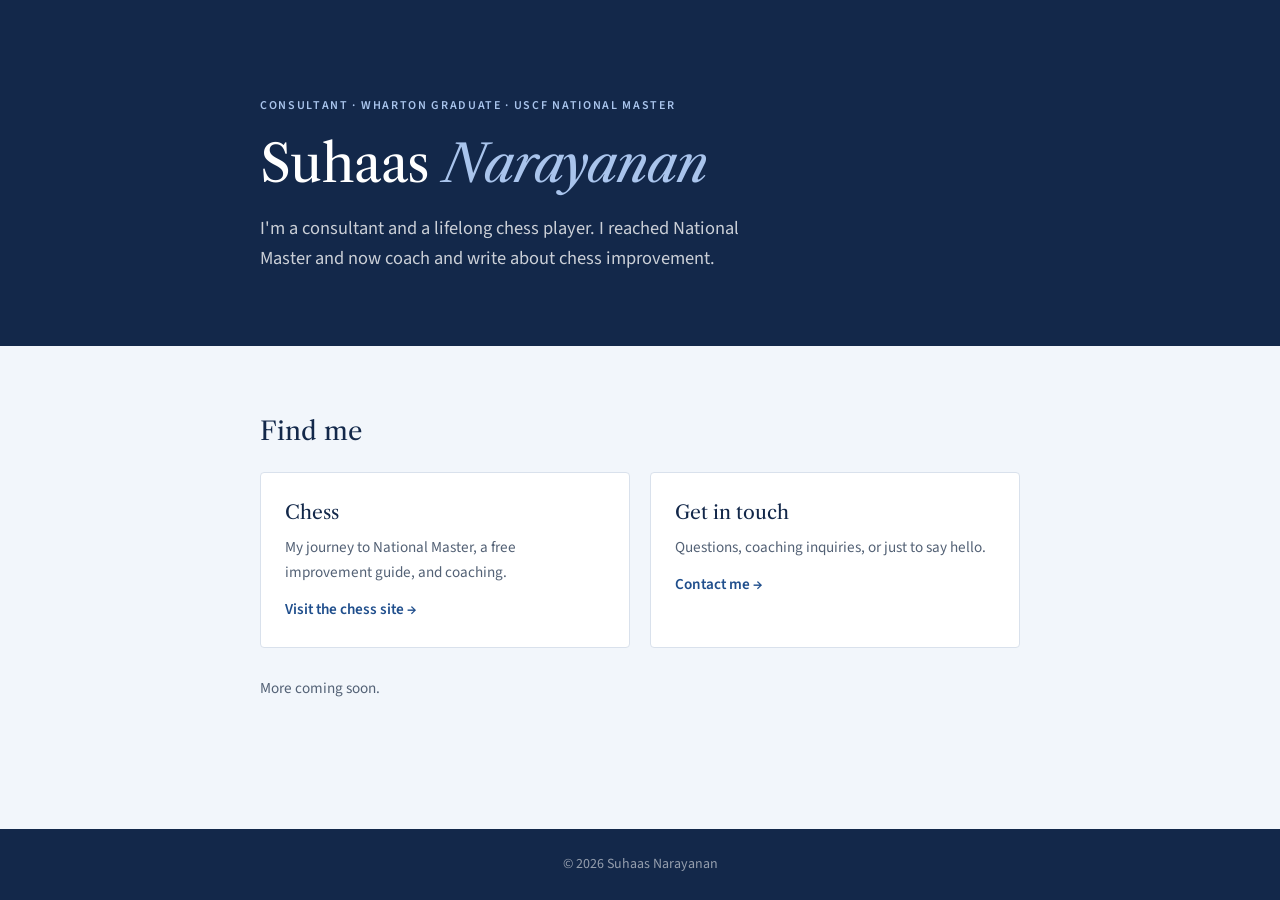
<file: home.html>
<!DOCTYPE html>
<html lang="en">
<head>
<meta charset="UTF-8">
<meta name="viewport" content="width=device-width, initial-scale=1.0">
<title>Suhaas Narayanan</title>
<meta name="description" content="Suhaas Narayanan — consultant, Wharton graduate, and USCF National Master in chess.">
<meta property="og:title" content="Suhaas Narayanan">
<meta property="og:description" content="Consultant, Wharton graduate, and USCF National Master in chess.">
<meta property="og:type" content="website">
<meta property="og:url" content="https://suhaasnarayanan.com/">
<link rel="canonical" href="https://suhaasnarayanan.com/">
<link rel="preconnect" href="https://fonts.googleapis.com">
<link rel="preconnect" href="https://fonts.gstatic.com" crossorigin>
<link rel="stylesheet" href="https://fonts.googleapis.com/css2?family=Libre+Caslon+Text:ital,wght@0,400;1,400&family=Source+Sans+3:wght@400;600&display=swap">
<script type="application/ld+json">
{
  "@context": "https://schema.org",
  "@type": "Person",
  "name": "Suhaas Narayanan",
  "url": "https://suhaasnarayanan.com/",
  "jobTitle": "Consultant",
  "alumniOf": "The Wharton School, University of Pennsylvania",
  "award": "USCF National Master"
}
</script>
<style>
  /* Same palette and fonts as the chess site */
  :root {
    --navy: #13284a; --ink: #1b2636; --muted: #536175; --blue: #1f4e8c;
    --blue-on-navy: #a9c4ec; --band: #f2f6fb; --line: #d9e1ec; --white: #ffffff;
    --serif: 'Libre Caslon Text', Georgia, serif;
    --sans: 'Source Sans 3', 'Segoe UI', system-ui, sans-serif;
  }
  * { margin: 0; padding: 0; box-sizing: border-box; }
  body { font-family: var(--sans); font-size: 1.0625rem; line-height: 1.65; color: var(--ink); background: var(--white); -webkit-font-smoothing: antialiased; min-height: 100vh; display: flex; flex-direction: column; }
  header { background: var(--navy); color: var(--white); padding: 96px max(24px, calc((100% - 760px) / 2)) 72px; }
  .label { font-size: 0.75rem; font-weight: 600; letter-spacing: 0.14em; text-transform: uppercase; color: var(--blue-on-navy); margin-bottom: 20px; }
  h1 { font-family: var(--serif); font-weight: 400; font-size: 3.25rem; line-height: 1.1; letter-spacing: -0.01em; }
  h1 em { color: var(--blue-on-navy); }
  header p { color: rgba(255, 255, 255, 0.78); font-size: 1.15rem; max-width: 56ch; margin-top: 20px; }
  main { flex: 1; padding: 64px max(24px, calc((100% - 760px) / 2)); background: var(--band); }
  h2 { font-family: var(--serif); font-weight: 400; font-size: 1.6rem; color: var(--navy); margin-bottom: 20px; }
  .links { display: grid; grid-template-columns: repeat(2, 1fr); gap: 20px; }
  .card { display: block; background: var(--white); border: 1px solid var(--line); border-radius: 4px; padding: 24px; text-decoration: none; color: inherit; transition: border-color 0.2s; }
  .card:hover { border-color: var(--blue); }
  .card h3 { font-family: var(--serif); font-weight: 400; font-size: 1.2rem; color: var(--navy); margin-bottom: 6px; }
  .card p { color: var(--muted); font-size: 0.95rem; }
  .card span { display: inline-block; margin-top: 12px; color: var(--blue); font-weight: 600; font-size: 0.95rem; }
  .note { color: var(--muted); font-size: 0.95rem; margin-top: 28px; }
  footer { background: var(--navy); color: rgba(255, 255, 255, 0.55); text-align: center; padding: 24px; font-size: 0.875rem; }
  :focus-visible { outline: 2px solid var(--blue); outline-offset: 2px; }
  @media (max-width: 640px) {
    header { padding: 64px 20px 48px; }
    h1 { font-size: 2.4rem; }
    main { padding: 48px 20px; }
    .links { grid-template-columns: 1fr; }
  }
</style>
</head>
<body>
<header>
  <div class="label">Consultant · Wharton Graduate · USCF National Master</div>
  <h1>Suhaas <em>Narayanan</em></h1>
  <p>I'm a consultant and a lifelong chess player. I reached National Master and now coach and write about chess improvement.</p>
</header>
<main>
  <h2>Find me</h2>
  <div class="links">
    <a class="card" href="/chess/">
      <h3>Chess</h3>
      <p>My journey to National Master, a free improvement guide, and coaching.</p>
      <span>Visit the chess site →</span>
    </a>
    <a class="card" href="/chess/#contact">
      <h3>Get in touch</h3>
      <p>Questions, coaching inquiries, or just to say hello.</p>
      <span>Contact me →</span>
    </a>
  </div>
  <p class="note">More coming soon.</p>
</main>
<footer>© 2026 Suhaas Narayanan</footer>
</body>
</html>
</file>
<file: assets/site.css>
/* Personal site palette: forest and brass. The chess site keeps its navy and blue;
     brass is the shared accent between the two. Chart colors: --c1 green, --c2 brass, --c3 blue. */
  :root {
    --forest: #1f3a2e; --ink: #1c211e; --muted: #56605a; --accent: #2a6b4c;
    --brass: #b08d57; --brass-text: #8a6a35; --brass-light: #cfb27e;
    --band: #f1f4f0; --line: #dde3dc; --white: #fcfcfa; --chess-navy: #13284a;
    --c1: #1e8458; --c2: #b8862f; --c3: #3d7cc4; --c1-soft: #a8cdb9;
    --serif: 'Libre Caslon Text', Georgia, 'Times New Roman', serif;
    --sans: 'Source Sans 3', 'Segoe UI', system-ui, -apple-system, sans-serif;
    --wide: 960px;
    --gutter: max(24px, calc((100% - var(--wide)) / 2));
    --radius: 4px;
  }
  * { margin: 0; padding: 0; box-sizing: border-box; }
  body { font-family: var(--sans); font-size: 1.0625rem; line-height: 1.65; color: var(--ink); background: var(--white); -webkit-font-smoothing: antialiased; }
  h1, h2, h3 { font-family: var(--serif); font-weight: 400; color: var(--forest); line-height: 1.2; text-wrap: balance; }
  a { color: var(--accent); text-underline-offset: 3px; text-decoration-thickness: 1px; }
  a:hover { color: var(--forest); }
  :focus-visible { outline: 2px solid var(--accent); outline-offset: 2px; }

  /* Header */
  header { background: var(--forest); color: var(--white); padding: 88px var(--gutter) 72px; }
  .header-inner { display: grid; grid-template-columns: 1fr 240px; gap: 56px; align-items: center; }
  .label { font-size: 0.75rem; font-weight: 600; letter-spacing: 0.14em; text-transform: uppercase; color: var(--brass-light); margin-bottom: 18px; }
  h1 { font-size: 3.25rem; color: var(--white); letter-spacing: -0.01em; line-height: 1.08; }
  h1 em { color: var(--brass-light); }
  .intro { color: rgba(255, 255, 255, 0.8); font-size: 1.15rem; margin-top: 18px; max-width: 52ch; }
  .actions { display: flex; flex-wrap: wrap; gap: 12px; margin-top: 32px; }
  .btn { display: inline-block; padding: 11px 20px; border-radius: var(--radius); font-weight: 600; font-size: 0.95rem; text-decoration: none; transition: background 0.2s, border-color 0.2s, color 0.2s; }
  .btn-primary { background: var(--white); color: var(--forest); border: 1px solid var(--white); }
  .btn-primary:hover { background: #ece7da; color: var(--forest); }
  .btn-ghost { color: var(--white); border: 1px solid rgba(255, 255, 255, 0.4); }
  .btn-ghost:hover { border-color: var(--white); color: var(--white); background: rgba(255, 255, 255, 0.08); }
  .btn-chess { background: var(--brass-light); color: var(--forest); border: 1px solid var(--brass-light); }
  .btn-chess:hover { background: #ddc79c; border-color: #ddc79c; color: var(--forest); }
  .portrait { width: 100%; height: auto; aspect-ratio: 4 / 5; object-fit: cover; border-radius: var(--radius); display: block; background: #2a4a3b; }

  /* Sections */
  section { padding: 72px var(--gutter); }
  section.band { background: var(--band); }
  .section-label { font-size: 0.75rem; font-weight: 600; letter-spacing: 0.14em; text-transform: uppercase; color: var(--brass-text); margin-bottom: 8px; }
  h2 { font-size: 1.875rem; margin-bottom: 24px; }
  h3 { font-size: 1.2rem; margin: 36px 0 12px; }
  h3:first-of-type { margin-top: 0; }
  .prose p { color: var(--muted); max-width: 65ch; margin-bottom: 16px; }
  .prose p:last-child { margin-bottom: 0; }

  /* Experience rows */
  .rows { list-style: none; border-top: 1px solid var(--line); }
  .rows li { display: grid; grid-template-columns: 1fr auto; gap: 4px 24px; padding: 16px 0; border-bottom: 1px solid var(--line); }
  .rows .org { font-weight: 600; color: var(--forest); }
  .rows .role { color: var(--muted); }
  .rows .when { color: var(--muted); font-size: 0.95rem; white-space: nowrap; font-variant-numeric: tabular-nums; text-align: right; }
  .edu { margin-bottom: 40px; }

  /* Around the web */
  .links { list-style: none; border-top: 1px solid var(--line); margin-bottom: 8px; }
  .links li { padding: 14px 0; border-bottom: 1px solid var(--line); }
  .links a { font-weight: 600; text-decoration: none; }
  .links a:hover { text-decoration: underline; }
  .links .hs a { font-weight: 600; }
  .links .meta { display: block; font-size: 0.9rem; color: var(--muted); margin-top: 2px; }

  /* Chess feature band */
  section.chess { background: var(--chess-navy); color: var(--white); }
  .chess .section-label { color: var(--brass-light); }
  .chess h2 { color: var(--white); margin-bottom: 12px; }
  .chess .lede { color: rgba(255, 255, 255, 0.78); max-width: 60ch; margin-bottom: 32px; }
  .chess-grid { display: grid; grid-template-columns: repeat(4, 1fr); gap: 16px; margin-bottom: 32px; }
  .chess-card { display: block; padding: 20px; border: 1px solid rgba(255, 255, 255, 0.18); border-radius: var(--radius); text-decoration: none; transition: border-color 0.2s, background 0.2s; }
  .chess-card:hover { border-color: var(--brass-light); background: rgba(255, 255, 255, 0.05); }
  .chess-card strong { display: block; font-family: var(--serif); font-weight: 400; font-size: 1.15rem; color: var(--white); margin-bottom: 6px; }
  .chess-card span { color: rgba(255, 255, 255, 0.7); font-size: 0.95rem; line-height: 1.5; }
  .role-desc { grid-column: 1 / -1; color: var(--muted); font-size: 0.95rem; max-width: 70ch; }

  footer a { color: rgba(255, 255, 255, 0.85); }
  footer { background: var(--forest); color: rgba(255, 255, 255, 0.55); text-align: center; padding: 24px; font-size: 0.875rem; }

  @media (max-width: 960px) and (min-width: 721px) { .chess-grid { grid-template-columns: repeat(2, 1fr); } }
  @media (max-width: 720px) {
    header { padding: 56px 20px 48px; }
    .header-inner { grid-template-columns: 1fr; gap: 32px; }
    .portrait { width: 180px; order: -1; }
    h1 { font-size: 2.4rem; }
    section { padding: 48px 20px; }
    .rows li { grid-template-columns: 1fr; }
    .rows .when { text-align: left; }
    .chess-grid { grid-template-columns: 1fr; }
  }
  /* Experience timeline */
  .rows.timeline { border-top: none; position: relative; }
  .rows.timeline::before { content: ''; position: absolute; left: 5px; top: 22px; bottom: 22px; width: 1px; background: #c9d3c8; }
  .rows.timeline li { position: relative; padding: 18px 0 18px 32px; border-bottom: none; }
  .rows.timeline li::before { content: ''; position: absolute; left: 0; top: 25px; width: 11px; height: 11px; border-radius: 50%; background: var(--white); border: 2px solid var(--accent); }
  .rows.timeline li:first-child::before { background: var(--accent); }
  .rows.timeline li + li { border-top: 1px solid var(--line); }
  .tag { display: inline-block; margin-top: 6px; font-size: 0.7rem; font-weight: 600; letter-spacing: 0.1em; text-transform: uppercase; color: var(--brass-text); background: #f3ecdf; padding: 3px 8px; border-radius: 2px; }

  /* Projects */
  .section-lede { color: var(--muted); margin: -12px 0 32px; }
  .pj-grid { display: grid; grid-template-columns: repeat(2, 1fr); gap: 24px; }
  .pj-card { border: 1px solid var(--line); border-radius: var(--radius); padding: 24px; display: flex; flex-direction: column; background: var(--white); }
  .pj-vis { background: var(--band); border-radius: var(--radius); padding: 16px; margin-bottom: 20px; min-height: 186px; display: flex; flex-direction: column; justify-content: center; }
  .pj-svg { width: 100%; height: auto; display: block; overflow: visible; }
  .pj-grid .pj-card h3 { font-size: 1.2rem; margin: 0 0 8px; }
  .pj-card h3 a { color: inherit; text-decoration: none; }
  .pj-card h3 a:hover { color: var(--accent); }
  .pj-card p { color: var(--muted); font-size: 0.97rem; margin-bottom: 12px; }
  .pj-meta { font-size: 0.75rem; font-weight: 600; letter-spacing: 0.08em; text-transform: uppercase; color: var(--brass-text); margin-top: auto; }
  .pj-link { margin-top: 10px; font-weight: 600; font-size: 0.95rem; }
  .pj-svg .pj-gl { stroke: var(--line); }
  .pj-ax { font-family: var(--sans); font-size: 10px; fill: var(--muted); }
  .pj-axl { font-size: 12px; font-weight: 600; fill: var(--forest); }
  .pj-val { font-family: var(--sans); font-size: 12px; font-weight: 600; fill: var(--forest); }
  .pj-bar { fill: var(--c1); }
  .pj-soft { fill: var(--c1-soft); }
  .pj-dot { fill: var(--c2); stroke: var(--white); stroke-width: 1.5; }
  .pj-key { display: flex; flex-wrap: wrap; gap: 4px 14px; font-size: 0.75rem; color: var(--muted); margin-top: 8px; }
  .pj-key span { display: inline-flex; align-items: center; gap: 6px; }
  .pj-k-bar { width: 10px; height: 10px; background: var(--c1); border-radius: 2px; display: inline-block; }
  .pj-k-dot { width: 8px; height: 8px; background: var(--c2); border-radius: 50%; display: inline-block; }
  .pj-statvis { align-items: center; text-align: center; }
  .pj-big { font-family: var(--serif); font-size: 3.4rem; color: var(--forest); line-height: 1; }
  .pj-big-l { font-size: 0.8rem; font-weight: 600; letter-spacing: 0.12em; text-transform: uppercase; color: var(--brass-text); margin-top: 10px; }
  .pj-mini { font-size: 0.85rem; color: var(--muted); margin-top: 6px; }
  .pj-spark svg { width: 100%; height: auto; display: block; overflow: visible; }
  .pj-spark .sp-line { fill: none; stroke: var(--c1); stroke-width: 2; stroke-linejoin: round; }
  .pj-spark .sp-nm { stroke: var(--forest); stroke-dasharray: 3 3; }
  .pj-spark .sp-lab { font-family: var(--sans); font-size: 10px; fill: var(--muted); }
  .pj-spark .sp-end { fill: var(--forest); }

  @media (max-width: 720px) {
    .stats { grid-template-columns: 1fr 1fr; }
    .pj-grid { grid-template-columns: 1fr; }
    .pj-card { padding: 18px; }
  }

  /* Top nav (all pages) */
  .topnav { position: sticky; top: 0; z-index: 50; background: var(--white); border-bottom: 1px solid var(--line); display: flex; align-items: center; justify-content: space-between; gap: 16px; padding: 0 var(--gutter); height: 64px; }
  .brand { font-family: var(--serif); font-size: 1.2rem; color: var(--forest); text-decoration: none; }
  .navlinks { display: flex; gap: 4px; }
  .navlinks a { color: var(--muted); text-decoration: none; font-size: 0.95rem; padding: 8px 12px; }
  .navlinks a:hover { color: var(--forest); }
  .navlinks a[aria-current="page"] { color: var(--forest); box-shadow: inset 0 -2px 0 var(--brass); }

  /* Sub-page header */
  .page-hero { background: var(--forest); color: var(--white); padding: 72px var(--gutter) 56px; }
  .page-hero h1 { font-size: 2.75rem; }
  .page-hero .lede { color: rgba(255, 255, 255, 0.8); max-width: 62ch; margin-top: 14px; font-size: 1.1rem; }
  .page-hero .actions { margin-top: 28px; }

  /* Home previews */
  .preview { list-style: none; border-top: 1px solid var(--line); margin-bottom: 24px; }
  .preview li { display: grid; grid-template-columns: 1fr auto; gap: 2px 24px; padding: 16px 0; border-bottom: 1px solid var(--line); align-items: baseline; }
  .preview .org { font-weight: 600; color: var(--forest); }
  .preview .role { color: var(--muted); font-size: 0.97rem; }
  .preview .when { color: var(--muted); font-size: 0.95rem; white-space: nowrap; text-align: right; }
  .more { display: inline-block; font-weight: 600; text-decoration: none; margin-top: 8px; }
  .more:hover { text-decoration: underline; }
  .pj-card.compact p { margin-bottom: 14px; }
  .pj-thumb { height: 200px; width: 100%; display: block; }

  /* Projects page */
  .proj { padding: 72px var(--gutter); scroll-margin-top: 64px; }
  .proj:nth-of-type(even) { background: var(--band); }
  .proj .kicker { font-size: 0.75rem; font-weight: 600; letter-spacing: 0.14em; text-transform: uppercase; color: var(--brass-text); margin-bottom: 8px; }
  .proj h2 { margin-bottom: 10px; }
  .proj .context { color: var(--muted); font-size: 0.95rem; margin-bottom: 28px; }
  .proj-grid { display: grid; grid-template-columns: 1.05fr 1fr; gap: 40px; align-items: start; }
  .proj-fig { background: var(--white); border: 1px solid var(--line); border-radius: var(--radius); padding: 20px; }
  .proj:nth-of-type(odd) .proj-fig { background: var(--band); border-color: transparent; }
  .proj-fig figcaption { font-size: 0.85rem; color: var(--muted); margin-top: 10px; line-height: 1.5; }
  .proj-text h3 { font-family: var(--sans); font-size: 0.8rem; font-weight: 600; letter-spacing: 0.12em; text-transform: uppercase; color: var(--forest); margin: 0 0 6px; }
  .proj-text p { color: var(--muted); margin-bottom: 18px; }
  .proj-text p:last-child { margin-bottom: 0; }
  .results { list-style: none; border-top: 1px solid var(--line); margin: 6px 0 18px; }
  .results li { display: flex; justify-content: space-between; gap: 16px; padding: 8px 0; border-bottom: 1px solid var(--line); font-size: 0.95rem; color: var(--muted); }
  .results li b { color: var(--forest); font-weight: 600; font-variant-numeric: tabular-nums; }
  .results li.best b, .results li.best span { color: var(--accent); }
  .group-label { padding: 48px var(--gutter) 0; font-size: 0.75rem; font-weight: 600; letter-spacing: 0.14em; text-transform: uppercase; color: var(--muted); }
  .jump { display: flex; flex-wrap: wrap; gap: 8px; margin-top: 24px; }
  .jump a { color: var(--white); border: 1px solid rgba(255, 255, 255, 0.35); border-radius: 999px; padding: 5px 12px; font-size: 0.875rem; text-decoration: none; }
  .jump a:hover { border-color: var(--white); background: rgba(255, 255, 255, 0.08); }
  .mp-cbd { fill: var(--white); stroke: var(--forest); stroke-width: 2.5; }
  .mp-lab { font-family: var(--sans); font-size: 12px; font-weight: 600; fill: var(--forest); paint-order: stroke; stroke: var(--white); stroke-width: 3px; }
  .kt-u { fill: none; stroke: var(--c1-soft); stroke-width: 2.5; }
  .kt-a { fill: none; stroke: var(--c1); stroke-width: 2.5; }
  .kt-shock { stroke: var(--forest); stroke-dasharray: 4 4; }

  @media (max-width: 900px) { .proj-grid { grid-template-columns: 1fr; gap: 24px; } }
  @media (max-width: 720px) {
    .topnav { height: auto; padding: 10px 16px; flex-wrap: wrap; justify-content: center; }
    .navlinks a { padding: 6px 8px; font-size: 0.9rem; }
    .page-hero { padding: 48px 20px 40px; }
    .page-hero h1 { font-size: 2.2rem; }
    .preview li { grid-template-columns: 1fr; }
    .preview .when { text-align: left; }
    .proj { padding: 48px 20px; }
    .group-label { padding: 36px 20px 0; }
  }

  /* Brass details */
  header, .page-hero { border-bottom: 3px solid var(--brass); }
  section.chess { border-top: 3px solid var(--brass); }
  .chess .section-label { color: var(--brass-light); }
  .chess-card:hover { border-color: var(--brass-light); }
  h2::after { content: ''; display: block; width: 36px; height: 2px; background: var(--brass); margin-top: 12px; }
  .page-hero h1::after, header h1::after { content: none; }
  .pj-card { transition: border-color 0.2s; }
  .pj-card:hover { border-color: var(--brass); }
  ::selection { background: #eadcbf; }

  /* Project detail pages (/projects/<name>/) */
  .crumb { display: inline-block; color: var(--brass-light); text-decoration: none; font-size: 0.9rem; margin-bottom: 22px; }
  .crumb:hover { color: var(--white); }
  .facts { display: grid; grid-template-columns: repeat(4, minmax(0, 1fr)); gap: 16px 28px; margin-top: 36px; padding-top: 22px; border-top: 1px solid rgba(255, 255, 255, 0.16); }
  .facts dt { font-size: 0.7rem; font-weight: 600; letter-spacing: 0.14em; text-transform: uppercase; color: var(--brass-light); margin-bottom: 4px; }
  .facts dd { color: rgba(255, 255, 255, 0.86); font-size: 0.97rem; line-height: 1.45; }
  .dsec { padding: 64px var(--gutter); scroll-margin-top: 64px; }
  .dsec.band { background: var(--band); }
  .dsec .prose { max-width: 68ch; }
  .dsec .prose p { color: var(--ink); opacity: 1; }
  .dsec .prose p.sub { color: var(--muted); }
  .dsec .prose ul { margin: 0 0 16px 1.2em; color: var(--ink); }
  .dsec .prose li { margin-bottom: 6px; }
  .dsec .prose li ul { margin: 6px 0 0 1.2em; color: var(--muted); }
  .pull { font-family: var(--serif); font-style: italic; font-size: 1.6rem; color: var(--forest); border-left: 3px solid var(--brass); padding: 4px 0 4px 20px; margin: 8px 0 24px; max-width: 30ch; line-height: 1.3; }
  .fig { margin: 32px 0 8px; background: var(--white); border: 1px solid var(--line); border-radius: var(--radius); padding: 20px 20px 16px; }
  .dsec.band .fig { border-color: transparent; }
  .fig-head { display: flex; flex-wrap: wrap; align-items: baseline; justify-content: space-between; gap: 12px; margin-bottom: 14px; }
  .fig-title { font-weight: 600; color: var(--forest); }
  .fig-note { font-size: 0.85rem; color: var(--muted); margin-top: 10px; line-height: 1.5; max-width: 80ch; }
  .fig svg { width: 100%; height: auto; display: block; overflow: visible; }
  .seg { display: inline-flex; flex-wrap: wrap; border: 1px solid var(--line); border-radius: var(--radius); overflow: hidden; }
  .seg button { font: inherit; font-size: 0.85rem; padding: 6px 12px; background: var(--white); color: var(--muted); border: 0; border-right: 1px solid var(--line); cursor: pointer; }
  .seg button:last-child { border-right: 0; }
  .seg button:hover { color: var(--forest); }
  .seg button[aria-pressed="true"] { background: var(--forest); color: var(--white); }
  .seg button:focus-visible { outline: 2px solid var(--brass); outline-offset: -2px; }
  .key { display: flex; flex-wrap: wrap; gap: 4px 16px; font-size: 0.82rem; color: var(--muted); }
  .key span { display: inline-flex; align-items: center; gap: 6px; }
  .key i { width: 10px; height: 10px; border-radius: 2px; display: inline-block; }
  .key i.ln { height: 2px; width: 14px; border-radius: 0; }
  .key i.dot { border-radius: 50%; }
  .ax { font-family: var(--sans); font-size: 11px; fill: var(--muted); }
  .ax-t { font-family: var(--sans); font-size: 11px; fill: var(--muted); font-weight: 600; }
  .gl { stroke: var(--line); stroke-width: 1; }
  .base { stroke: #b9c2b8; stroke-width: 1; }
  .dlab { font-family: var(--sans); font-size: 12px; fill: var(--ink); font-weight: 600; paint-order: stroke; stroke: var(--white); stroke-width: 3px; stroke-linejoin: round; }
  .tip { position: absolute; pointer-events: none; background: var(--forest); color: var(--white); font-size: 0.82rem; line-height: 1.4; padding: 8px 10px; border-radius: var(--radius); white-space: nowrap; opacity: 0; transition: opacity 0.12s; z-index: 5; }
  .tip b { color: var(--brass-light); font-weight: 600; }
  .plot { position: relative; }
  .stats { display: grid; grid-template-columns: repeat(4, minmax(0, 1fr)); gap: 12px; margin: 8px 0 0; }
  .stat { background: var(--band); border-radius: var(--radius); padding: 14px 16px; }
  .dsec.band .stat { background: var(--white); }
  .stat .n { font-family: var(--serif); font-size: 1.7rem; color: var(--forest); line-height: 1.1; font-variant-numeric: tabular-nums; }
  .stat .l { font-size: 0.8rem; color: var(--muted); margin-top: 4px; line-height: 1.35; }
  .ptable { width: 100%; border-collapse: collapse; font-size: 0.95rem; margin: 8px 0 0; }
  .ptable th, .ptable td { text-align: right; padding: 9px 10px; border-bottom: 1px solid var(--line); }
  .ptable th:first-child, .ptable td:first-child { text-align: left; }
  .ptable thead th { font-size: 0.72rem; letter-spacing: 0.1em; text-transform: uppercase; color: var(--brass-text); font-weight: 600; vertical-align: bottom; }
  .ptable td { color: var(--muted); }
  .ptable td:first-child { color: var(--ink); }
  .ptable tr.hl td { color: var(--forest); font-weight: 600; }
  .tbl-wrap { overflow-x: auto; }
  .steps { display: grid; grid-template-columns: repeat(3, minmax(0, 1fr)); gap: 16px; margin: 28px 0 8px; counter-reset: st; }
  .steps > div { border-top: 2px solid var(--brass); padding-top: 14px; }
  .steps > div::before { counter-increment: st; content: counter(st); display: block; font-family: var(--serif); font-size: 1.5rem; color: var(--brass-text); line-height: 1; margin-bottom: 8px; }
  .steps h3 { font-family: var(--sans); font-size: 1rem; font-weight: 600; color: var(--forest); margin: 0 0 6px; }
  .steps p { color: var(--muted); font-size: 0.95rem; margin: 0; }
  .cards2 { display: grid; grid-template-columns: repeat(2, minmax(0, 1fr)); gap: 16px; margin-top: 24px; }
  .cardx { background: var(--white); border: 1px solid var(--line); border-radius: var(--radius); padding: 20px; }
  .dsec.band .cardx { border-color: transparent; }
  .cardx h3 { font-family: var(--sans); font-size: 1rem; font-weight: 600; color: var(--forest); margin: 0 0 6px; }
  .cardx p { color: var(--muted); font-size: 0.95rem; margin: 0 0 8px; }
  .cardx p:last-child { margin-bottom: 0; }
  .cardx.feat { border: 1px solid var(--brass); }
  .deal-n { font-family: var(--serif); font-size: 2rem; color: var(--forest); line-height: 1.1; }
  .deal-l { font-size: 0.8rem; color: var(--muted); margin-bottom: 12px; }
  .badge { display: inline-block; font-size: 0.68rem; font-weight: 600; letter-spacing: 0.1em; text-transform: uppercase; color: var(--brass-text); background: #f3ecdf; padding: 3px 8px; border-radius: 2px; margin-bottom: 10px; }
  .calc { display: flex; flex-wrap: wrap; align-items: center; gap: 10px 16px; margin-bottom: 14px; }
  .calc select { font: inherit; font-size: 0.95rem; padding: 6px 10px; border: 1px solid var(--line); border-radius: var(--radius); background: var(--white); color: var(--ink); }
  .calc-out { display: grid; grid-template-columns: repeat(3, minmax(0, 1fr)); gap: 12px; margin-bottom: 16px; }
  .next { padding: 40px var(--gutter); background: var(--band); display: flex; flex-wrap: wrap; justify-content: space-between; gap: 16px; border-top: 1px solid var(--line); }
  .next a { text-decoration: none; font-weight: 600; }
  .next small { display: block; font-size: 0.72rem; letter-spacing: 0.12em; text-transform: uppercase; color: var(--brass-text); font-weight: 600; margin-bottom: 2px; }
  .next .r { text-align: right; margin-left: auto; }
  .sr-only { position: absolute; width: 1px; height: 1px; padding: 0; margin: -1px; overflow: hidden; clip: rect(0, 0, 0, 0); white-space: nowrap; border: 0; }
  @media (max-width: 900px) { .facts, .stats { grid-template-columns: repeat(2, minmax(0, 1fr)); } .steps { grid-template-columns: 1fr; } }
  @media (max-width: 720px) {
    .dsec { padding: 48px 20px; }
    .next { padding: 32px 20px; }
    .cards2, .calc-out { grid-template-columns: 1fr; }
    .fig { padding: 14px 12px 12px; }
    .pull { font-size: 1.3rem; }
  }
  .moments { list-style: none; counter-reset: mo; display: grid; grid-template-columns: repeat(3, minmax(0, 1fr)); gap: 10px 24px; margin-top: 24px; }
  .moments li { counter-increment: mo; display: grid; grid-template-columns: 24px 1fr; gap: 2px 8px; font-size: 0.93rem; color: var(--muted); line-height: 1.4; }
  .moments li::before { content: counter(mo); grid-row: span 2; width: 22px; height: 22px; border-radius: 50%; background: var(--c2); color: #fff; font-size: 0.75rem; font-weight: 600; display: flex; align-items: center; justify-content: center; }
  .moments b { color: var(--ink); font-weight: 600; }
  @media (max-width: 900px) { .moments { grid-template-columns: 1fr 1fr; } }
  @media (max-width: 720px) { .moments { grid-template-columns: 1fr; } }
  .proj h2 a { color: inherit; text-decoration: none; }
  .proj h2 a:hover { color: var(--accent); }

  /* Projects dropdown (top nav) */
  .navdrop { position: relative; display: flex; align-items: center; }
  .navdrop > a { padding-right: 4px !important; }
  .navdrop-btn { background: none; border: 0; color: var(--muted); padding: 8px 8px 8px 2px; cursor: pointer; display: inline-flex; align-items: center; }
  .navdrop-btn:hover, .navdrop.open .navdrop-btn { color: var(--forest); }
  .navdrop-btn svg { transition: transform 0.15s; }
  .navdrop.open .navdrop-btn svg { transform: rotate(180deg); }
  .navdrop-menu { display: none; position: absolute; top: calc(100% + 6px); right: 0; min-width: 300px; background: var(--white); border: 1px solid var(--line); border-top: 2px solid var(--brass); border-radius: 0 0 var(--radius) var(--radius); box-shadow: 0 8px 24px rgba(28, 33, 30, 0.1); padding: 8px 0; z-index: 60; }
  .navdrop-menu::before { content: ''; position: absolute; left: 0; right: 0; top: -10px; height: 10px; }
  .navdrop:hover .navdrop-menu, .navdrop:focus-within .navdrop-menu, .navdrop.open .navdrop-menu { display: block; }
  .navdrop-h { display: block; font-size: 0.7rem; font-weight: 600; letter-spacing: 0.14em; text-transform: uppercase; color: var(--brass-text); padding: 6px 16px 4px; }
  .navlinks .navdrop-menu a { display: block; padding: 8px 16px; color: var(--ink); font-size: 0.95rem; white-space: nowrap; }
  .navlinks .navdrop-menu a:hover { background: var(--band); color: var(--forest); }
  .navlinks .navdrop-menu a.navdrop-all { border-top: 1px solid var(--line); margin-top: 6px; padding-top: 10px; color: var(--accent); font-weight: 600; }
  @media (max-width: 720px) { .navdrop-menu { right: 50%; transform: translateX(50%); min-width: 270px; } .navlinks .navdrop-menu a { white-space: normal; } }

  /* Projects page: full write-up markers */
  .jump-group { margin-top: 22px; }
  .jump-group + .jump-group { margin-top: 14px; }
  .jump-label { font-size: 0.7rem; font-weight: 600; letter-spacing: 0.14em; text-transform: uppercase; color: var(--brass-light); margin-bottom: 8px; }
  .jump-group .jump { margin-top: 0; }
  .jump a.full { border-color: var(--brass-light); color: var(--white); }
  .jump a.full:hover { background: rgba(207, 178, 126, 0.15); }
  .full-cta { display: inline-flex; align-items: center; gap: 8px; margin: -8px 0 28px; padding: 9px 16px; border-radius: var(--radius); background: var(--forest); color: var(--white); font-weight: 600; font-size: 0.95rem; text-decoration: none; border-bottom: 2px solid var(--brass); }
  .full-cta:hover { background: var(--accent); color: var(--white); }
  .kicker .fw { display: inline-block; margin-left: 8px; padding: 2px 7px; background: #f3ecdf; color: var(--brass-text); border-radius: 2px; letter-spacing: 0.1em; }
  .pj-card .pj-link { display: inline-block; margin: 0 0 14px; }
  /* Projects tab underline spans the label and arrow, with the same side padding as the other tabs */
  .navlinks .navdrop > a[aria-current="page"] { box-shadow: none; }
  .navdrop.is-current { box-shadow: inset 0 -2px 0 var(--brass); }
  .navdrop.is-current .navdrop-btn { color: var(--forest); }
  .navdrop-btn { padding: 8px 12px 8px 2px; }
</file>
